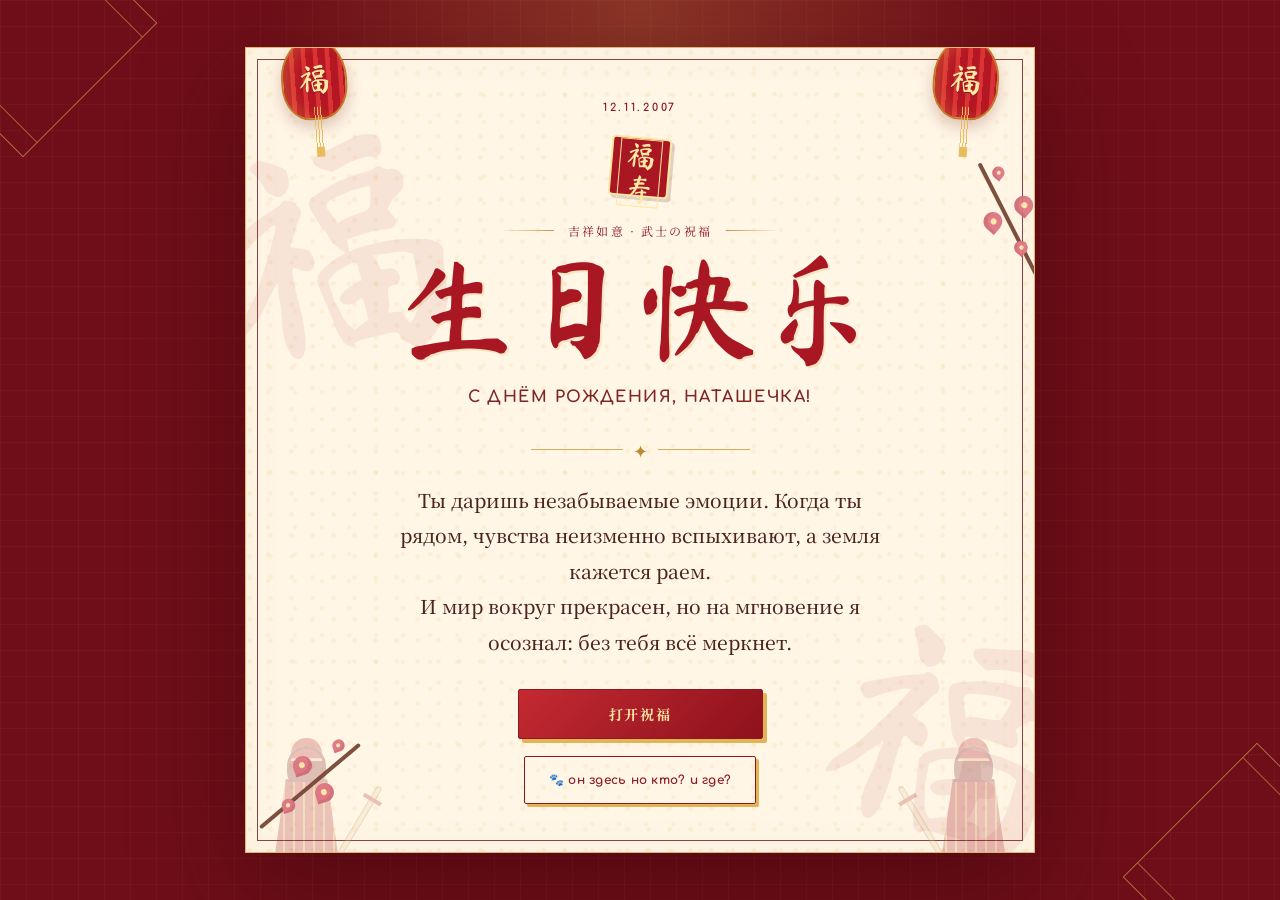
<file: index.html>
<!doctype html>
<html lang="ru">
  <head>
    <meta charset="UTF-8" />
    <meta name="viewport" content="width=device-width, initial-scale=1.0" />
    <meta name="theme-color" content="#9c1720" />
    <title>生日快乐 — </title>
    <style>
      @import url("https://fonts.googleapis.com/css2?family=Comfortaa:wght@400;500;700&family=Ma+Shan+Zheng&family=Noto+Serif+SC:wght@400;500;600;700;900&display=swap");
      :root { --red:#a81722; --deep-red:#6f0e18; --gold:#e8bc5b; --gold-light:#ffe7a4; --ivory:#fff8e7; --ink:#35181a; }
      * { box-sizing:border-box; }
      body { min-height:100vh; margin:0; overflow-x:hidden; color:var(--ink); font-family:"Noto Serif SC","Times New Roman",serif; background-color:var(--deep-red); background-image:radial-gradient(ellipse at 50% 0%,rgba(244,197,94,.22),transparent 42%),linear-gradient(90deg,rgba(255,212,119,.04) 1px,transparent 1px),linear-gradient(rgba(255,212,119,.035) 1px,transparent 1px); background-size:auto,26px 26px,26px 26px; }
      .corner { position:fixed; z-index:0; width:190px; height:190px; opacity:.48; border:1px solid var(--gold); }
      .corner::before,.corner::after { position:absolute; width:100%; height:1px; content:""; background:var(--gold); }
      .corner::before { top:19px; } .corner::after { bottom:19px; } .corner.tl { top:-72px; left:-72px; transform:rotate(45deg); } .corner.br { right:-72px; bottom:-72px; transform:rotate(45deg); }
      main { position:relative; z-index:1; display:grid; place-items:center; min-height:100vh; padding:34px 18px; }
      .card { position:relative; width:min(730px,100%); min-height:650px; overflow:hidden; padding:clamp(32px,6vw,62px) clamp(24px,8vw,84px) 40px; text-align:center; background:radial-gradient(circle at 17% 21%,rgba(230,182,82,.12) 0 2px,transparent 2.6px),radial-gradient(circle at 82% 75%,rgba(230,182,82,.1) 0 2px,transparent 2.6px),var(--ivory); background-size:21px 21px,27px 27px,auto; border:2px solid var(--gold); outline:1px solid rgba(96,10,20,.75); outline-offset:-10px; box-shadow:0 28px 64px rgba(18,0,2,.4),inset 0 0 35px rgba(187,125,27,.11); }
      .card::before,.card::after { position:absolute; color:rgba(168,23,34,.08); font-family:"Ma Shan Zheng",cursive; font-size:16rem; line-height:1; content:"福"; pointer-events:none; }
      .card::before { top:74px; left:-42px; transform:rotate(-13deg); } .card::after { right:-42px; bottom:-14px; transform:rotate(16deg); }
      .lantern { position:absolute; z-index:2; top:-10px; width:66px; height:82px; border:2px solid #c37c2b; border-radius:50% 50% 42% 42%; background:repeating-linear-gradient(90deg,#b41723 0 7px,#d93335 8px 12px); box-shadow:inset 8px 0 12px rgba(255,220,100,.18),0 7px 15px rgba(104,12,17,.22); }
      .lantern::before { position:absolute; top:-42px; left:31px; width:2px; height:40px; content:""; background:var(--gold); }
      .lantern::after { position:absolute; bottom:-39px; left:29px; width:8px; height:40px; content:""; border-bottom:10px solid var(--gold); background:repeating-linear-gradient(90deg,var(--gold) 0 1px,transparent 1px 3px); }
      .lantern.left { left:35px; transform:rotate(-4deg); animation:swing 4.6s ease-in-out infinite alternate; } .lantern.right { right:35px; transform:rotate(4deg); animation:swing 4.6s -2.3s ease-in-out infinite alternate-reverse; }
      .lantern-character { display:grid; place-items:center; height:100%; color:var(--gold-light); font-family:"Ma Shan Zheng",cursive; font-size:2.1rem; text-shadow:0 1px #8a111b; }
      .samurai { position:absolute; z-index:1; bottom:-22px; width:86px; height:142px; opacity:.23; pointer-events:none; } .samurai.left-guard { left:14px; } .samurai.right-guard { right:14px; transform:scaleX(-1); } .samurai::before { position:absolute; top:14px; left:27px; width:33px; height:37px; content:""; border:3px solid #6f0e18; border-radius:47% 47% 40% 40%; background:linear-gradient(#b11c25 0 25%,#f5d696 26% 31%,#6f0e18 32%); box-shadow:0 -12px 0 -4px #b11c25; } .samurai::after { position:absolute; bottom:0; left:12px; width:63px; height:92px; content:""; border:3px solid #6f0e18; border-bottom:0; background:repeating-linear-gradient(90deg,#a71924 0 8px,#cf8c42 8px 10px); clip-path:polygon(20% 0,80% 0,100% 100%,0 100%); } .samurai .sword { position:absolute; z-index:2; right:-9px; top:47px; width:6px; height:109px; border:1px solid #a5792e; border-radius:99px; background:#e5d4ad; transform:rotate(31deg); } .samurai .sword::before { position:absolute; top:12px; left:-8px; width:20px; height:4px; content:""; background:#a81722; }
      .seal { display:grid; place-items:center; width:70px; height:70px; margin:17px auto 22px; color:var(--gold-light); font-family:"Ma Shan Zheng",cursive; font-size:2.15rem; border:2px solid var(--gold-light); border-radius:4px; background:var(--red); transform:rotate(5deg); box-shadow:3px 3px 0 rgba(74,8,15,.16); }
      .seal span { border:1px solid var(--gold-light); padding:0 5px; line-height:1.08; }
      .date { position:relative; z-index:3; margin:0 0 15px; color:#8d1520; font-family:"Comfortaa",sans-serif; font-size:.72rem; font-weight:700; letter-spacing:.2em; }
      .symbol-line { display:flex; align-items:center; justify-content:center; gap:14px; margin:0 0 14px; color:#8d1520; font-size:.75rem; letter-spacing:.18em; }
      .symbol-line::before,.symbol-line::after { width:54px; height:1px; content:""; background:linear-gradient(90deg,transparent,#c09548); } .symbol-line::after { transform:scaleX(-1); }
      h1 { margin:0; color:var(--red); font-family:"Ma Shan Zheng","Noto Serif SC",serif; font-size:clamp(3.5rem,12vw,7.1rem); font-weight:400; line-height:.95; letter-spacing:.03em; text-shadow:2px 2px 0 rgba(211,166,62,.2); }
      .translation { margin:16px 0 0; color:#7c2626; font-family:"Comfortaa",sans-serif; font-size:clamp(.82rem,2vw,.95rem); font-weight:700; letter-spacing:.13em; text-transform:uppercase; }
      .divider { display:flex; align-items:center; justify-content:center; gap:10px; margin:26px auto 19px; color:#c08b30; font-size:1.15rem; } .divider::before,.divider::after { width:92px; height:1px; content:""; background:#d6ad5a; }
      .message { max-width:500px; margin:0 auto; color:#4b2524; font-size:clamp(1rem,2.3vw,1.16rem); font-weight:500; line-height:1.9; } .message strong { color:var(--red); font-weight:700; } .message[contenteditable="true"] { cursor:text; border-bottom:1px dashed transparent; transition:background .2s ease,border-color .2s ease; } .message[contenteditable="true"]:hover,.message[contenteditable="true"]:focus { border-color:#d09b42; outline:0; background:rgba(255,231,164,.22); } .edit-note { margin:8px 0 0; color:#a87033; font-family:"Comfortaa",sans-serif; font-size:.67rem; }
      .gift-area { margin-top:27px; } button { padding:14px 24px; border:1px solid #8f171f; border-radius:2px; cursor:pointer; color:var(--gold-light); font:700 .88rem "Noto Serif SC",serif; letter-spacing:.12em; background:linear-gradient(135deg,#c42a32,#8d111c); box-shadow:4px 4px 0 #e0b457; transition:transform .2s ease,box-shadow .2s ease; } button:hover { box-shadow:6px 6px 0 #e0b457; transform:translate(-2px,-2px); } button:active { box-shadow:2px 2px 0 #e0b457; transform:translate(2px,2px); }
      .game-button { margin-top:17px; color:#8d1821; background:transparent; box-shadow:3px 3px 0 #e0b457; }
      .cat-game { max-height:0; margin-top:0; overflow:hidden; opacity:0; transition:max-height .7s ease,opacity .5s ease,margin .5s ease; } .cat-game.open { max-height:1200px; margin-top:29px; opacity:1; }
      .game-title { margin:0 auto 8px; color:#8b1823; font-family:"Ma Shan Zheng",cursive; font-size:clamp(1.5rem,5vw,2.2rem); line-height:1.25; } .game-translation { margin:0 auto 18px; max-width:430px; color:#65332d; font-family:"Comfortaa",sans-serif; font-size:.73rem; line-height:1.55; }
      .cat-picture { display:grid; grid-template-columns:repeat(4,1fr); gap:9px; max-width:480px; margin:0 auto; padding:14px; border:1px solid #d6ad5a; background:linear-gradient(135deg,rgba(255,235,177,.6),rgba(255,249,231,.45)); }
      button.cat { position:relative; display:grid; place-items:center; min-height:83px; padding:0; overflow:hidden; border:1px solid rgba(150,60,45,.2); border-radius:4px; color:inherit; background:#f8e7cd; box-shadow:none; transition:transform .18s ease,background .18s ease; } button.cat:hover { background:#ffeecb; box-shadow:none; transform:translateY(-3px) rotate(-2deg); } button.cat:active { transform:scale(.96); }
      .cat img { display:block; width:100%; height:100%; object-fit:cover; aspect-ratio:1 / 1; border-radius:4px; filter:saturate(1.05) contrast(1.05); }
      .cat span { display:none; }
      .cat:nth-child(2) { background:#e9d8cf; } .cat:nth-child(3) { background:#f5d9bd; } .cat:nth-child(4) { background:#e5dfd4; } .cat:nth-child(5) { background:#f3d0d2; } .cat:nth-child(6) { background:#e6d8c0; } .cat:nth-child(7) { background:#d9dfd7; }
      button.special { background:#fbfbf5; }
      .cat-hint { min-height:21px; margin:14px 0 0; color:#8d1821; font-family:"Comfortaa",sans-serif; font-size:.75rem; } .final-surprise { max-height:0; overflow:hidden; opacity:0; transition:max-height .6s ease,opacity .5s ease,margin .5s ease; } .final-surprise.show { max-height:420px; margin-top:22px; opacity:1; } .final-surprise p { margin:0; color:#8b1823; font-family:"Ma Shan Zheng",cursive; font-size:clamp(1.4rem,4.5vw,2.1rem); line-height:1.2; } .final-surprise small { display:block; margin-top:7px; color:#5e342e; font-family:"Comfortaa",sans-serif; font-size:.72rem; line-height:1.5; } .tiny-link { display:inline-block; margin-top:12px; padding:7px 14px; border:1px solid #b77a22; border-radius:999px; color:#7d1b22; font:700 .7rem "Comfortaa",sans-serif; letter-spacing:.08em; text-decoration:none; background:rgba(255,245,217,.8); box-shadow:0 3px 0 rgba(155,104,24,.18); transition:transform .2s ease, box-shadow .2s ease; } .tiny-link:hover { transform:translateY(-1px); box-shadow:0 5px 0 rgba(155,104,24,.18); } .tiny-link:active { transform:translateY(1px); }
      .secret { max-height:0; margin:0 auto; overflow:hidden; opacity:0; transition:max-height .6s ease,opacity .55s ease,margin .55s ease; } .secret.show { max-height:150px; margin-top:25px; opacity:1; }
      .wish { margin:0; color:#8b1823; font-family:"Ma Shan Zheng",cursive; font-size:clamp(1.55rem,4.8vw,2.45rem); line-height:1.2; } .wish-translation { margin:9px 0 0; color:#6a3931; font-family:"Comfortaa",sans-serif; font-size:.75rem; line-height:1.5; }
      .plum { position:absolute; z-index:2; width:106px; height:106px; opacity:.92; } .plum::before { position:absolute; top:49px; left:-12px; width:130px; height:4px; content:""; border-radius:99px; background:#744232; transform:rotate(-40deg); }
      .blossom { position:absolute; width:19px; height:19px; border-radius:50% 50% 50% 0; background:#dc7381; box-shadow:inset -3px -3px rgba(125,25,36,.13); transform:rotate(-18deg); } .blossom::after { position:absolute; top:6px; left:6px; width:6px; height:6px; content:""; border-radius:50%; background:var(--gold-light); }
      .plum.left { bottom:11px; left:11px; } .plum.right { top:122px; right:-27px; transform:scaleX(-1) rotate(-23deg); } .plum .blossom:nth-child(1) { top:21px; left:36px; } .plum .blossom:nth-child(2) { top:48px; left:58px; } .plum .blossom:nth-child(3) { top:61px; left:22px; transform:scale(.72) rotate(-18deg); } .plum .blossom:nth-child(4) { top:1px; left:72px; transform:scale(.65) rotate(-18deg); }
      .confetti { position:fixed; inset:0; z-index:10; pointer-events:none; } .piece { position:fixed; top:-22px; width:9px; height:18px; border-radius:1px; animation:fall var(--duration) linear forwards; }
      @keyframes swing { to { transform:rotate(4deg); } } @keyframes fall { to { transform:translate(var(--move),110vh) rotate(640deg); } }
      @media (max-width:480px) { .card { min-height:630px; padding-top:61px; } .lantern { transform:scale(.73) !important; } .lantern.left { left:2px; } .lantern.right { right:2px; } .plum.right { right:-55px; } .samurai { display:none; } .cat-picture { gap:6px; padding:9px; } button.cat { min-height:68px; } .cat span { font-size:2.5rem; } } @media (prefers-reduced-motion:reduce) { *,*::before,*::after { animation-duration:.01ms !important; transition-duration:.01ms !important; } }
    </style>
    <link rel="stylesheet" href="site-polish.css?v=chapter-1" />
  </head>
  <body class="birthday-page">
    <i class="corner tl" aria-hidden="true"></i><i class="corner br" aria-hidden="true"></i><div class="confetti" aria-hidden="true"></div>
    <main>
      <article class="card" data-reveal aria-label="Китайская поздравительная открытка">
        <div class="lantern left" aria-hidden="true"><span class="lantern-character">福</span></div><div class="lantern right" aria-hidden="true"><span class="lantern-character">福</span></div><div class="samurai left-guard" aria-hidden="true"><i class="sword"></i></div><div class="samurai right-guard" aria-hidden="true"><i class="sword"></i></div>
        <div class="plum left" aria-hidden="true"><i class="blossom"></i><i class="blossom"></i><i class="blossom"></i><i class="blossom"></i></div><div class="plum right" aria-hidden="true"><i class="blossom"></i><i class="blossom"></i><i class="blossom"></i><i class="blossom"></i></div>
        <p class="date">12.11.2007</p><div class="seal" aria-label="Счастье и долголетие"><span>福<br>寿</span></div><p class="symbol-line">吉祥如意 · 武士の祝福</p>
        <h1>生日快乐</h1><p class="translation">С днём рождения, Наташечка!</p><div class="divider" aria-hidden="true">✦</div>
        <p class="message" id="birthday-message">Ты даришь незабываемые эмоции. Когда ты рядом, чувства неизменно вспыхивают, а земля кажется раем. <br>И мир вокруг прекрасен, но на мгновение я осознал: без тебя всё меркнет. </p>
        <div class="gift-area">
          <button type="button" id="gift-button" aria-controls="secret" aria-expanded="false">打开祝福</button>
          <div class="secret" id="secret" aria-live="polite">
            <p class="wish">愿你岁岁常欢愉</p>
            <p class="wish-translation">с каждим днем с каждую ночь я думаю так как не думал никак думаю всегда что мечта ты моя </p>
          </div>
          <button type="button" class="game-button" id="cat-button" aria-controls="cat-game" aria-expanded="false">🐾 он здесь но кто? и где?</button>
        </div>
        <section class="cat-game" id="cat-game" aria-live="polite" inert>
          <p class="game-title">Найди это так, как подсказывает тебе сердце. </p>
          <p class="game-translation">Он смотрит куда-то сюда, прямо перед тобой, и ждёт только тебя.</p>
          <div class="cat-picture" aria-label="Картина с котиками">
            <button class="cat" type="button" aria-label="Рыжий котик"><img src="cats/cat-1.jpg" alt="Рыжий котик" /></button>
            <button class="cat" type="button" aria-label="Серый котик"><img src="cats/cat-2.jpg" alt="Серый котик" /></button>
            <button class="cat" type="button" aria-label="Полосатый котик"><img src="cats/cat-3.jpg" alt="Полосатый котик" /></button>
            <button class="cat" type="button" aria-label="Чёрный котик"><img src="cats/cat-4.jpg" alt="Чёрный котик" /></button>
            <button class="cat" type="button" aria-label="Спящий котик"><img src="cats/cat-5.jpg" alt="Спящий котик" /></button>
            <button class="cat" type="button" aria-label="Игривый котик"><img src="cats/cat-6.jpg" alt="Игривый котик" /></button>
            <button class="cat" type="button" aria-label="Котик с бантиком"><img src="cats/cat-7.jpg" alt="Котик с бантиком" /></button>
            <button class="cat special" id="white-kitten" type="button" aria-label="Белый котёнок с голубыми глазами"><img class="cat-image" src="cats/cat-8.jpg" alt="Белый котёнок с голубыми глазами" /></button>
          </div>
          <p class="cat-hint" id="cat-hint">小提示：他很白很可爱，眼睛像天空一样蓝。</p>
          <div class="final-surprise" id="final-surprise" inert>
            <p>так я смотрел на тебя в первую нашу встречу   —  и так я буду смотреть на тебя пока смерть не разлучит нас </p>
            <small>Пускай все твои желания сбываются. а я буду рядом с тобй и наблюдать как все твои мечти пилают ярким огнем </small>
            <a class="tiny-link" href="cosmos.html">Я люблю тебя</a>
          </div>
        </section>
      </article>
    </main>
    <script>
      const button = document.getElementById('gift-button'); const secret = document.getElementById('secret'); const catButton = document.getElementById('cat-button'); const catGame = document.getElementById('cat-game'); const whiteKitten = document.getElementById('white-kitten'); const finalSurprise = document.getElementById('final-surprise'); const catHint = document.getElementById('cat-hint'); const message = document.getElementById('birthday-message'); const colors = ['#c62832','#e3b954','#8d1724','#f6d985','#e67e8d'];
      function makeConfetti() { if (window.matchMedia('(prefers-reduced-motion: reduce)').matches) return; for (let i = 0; i < 62; i++) { const piece = document.createElement('i'); piece.className = 'piece'; piece.style.left = `${Math.random() * 100}vw`; piece.style.background = colors[i % colors.length]; piece.style.setProperty('--duration', `${2.2 + Math.random() * 1.6}s`); piece.style.setProperty('--move', `${-130 + Math.random() * 260}px`); document.querySelector('.confetti').appendChild(piece); setTimeout(() => piece.remove(), 4200); } }
      button.addEventListener('click', () => { const opened = secret.classList.toggle('show'); button.setAttribute('aria-expanded', String(opened)); button.textContent = opened ? '愿你万事如意 · Ты моё небесное чудо' : '打开祝福 · Открыть пожелание'; if (opened) makeConfetti(); });
      catButton.addEventListener('click', () => { const opened = catGame.classList.toggle('open'); catGame.inert = !opened; catButton.setAttribute('aria-expanded', String(opened)); catButton.textContent = opened ? '↟ Картина с котиками открыта' : '🐾 Найти котёнка'; if (opened) catGame.scrollIntoView({ behavior:'smooth', block:'nearest' }); });
      document.querySelectorAll('.cat:not(.special)').forEach((cat) => cat.addEventListener('click', () => { catHint.textContent = 'Этот котик очень милый, но продолжай искать белого с голубыми глазами.'; }));
      whiteKitten.addEventListener('click', () => { finalSurprise.classList.add('show'); finalSurprise.inert = false; catHint.textContent = ''; whiteKitten.disabled = true; makeConfetti(); setTimeout(() => finalSurprise.scrollIntoView({ behavior:'smooth', block:'center' }), 80); });
      // Текст поздравления зафиксирован, чтобы страница выглядела как готовая открытка.
    </script>
    <script src="site-polish.js?v=chapter-1" defer></script>
  </body>
</html>
</file>
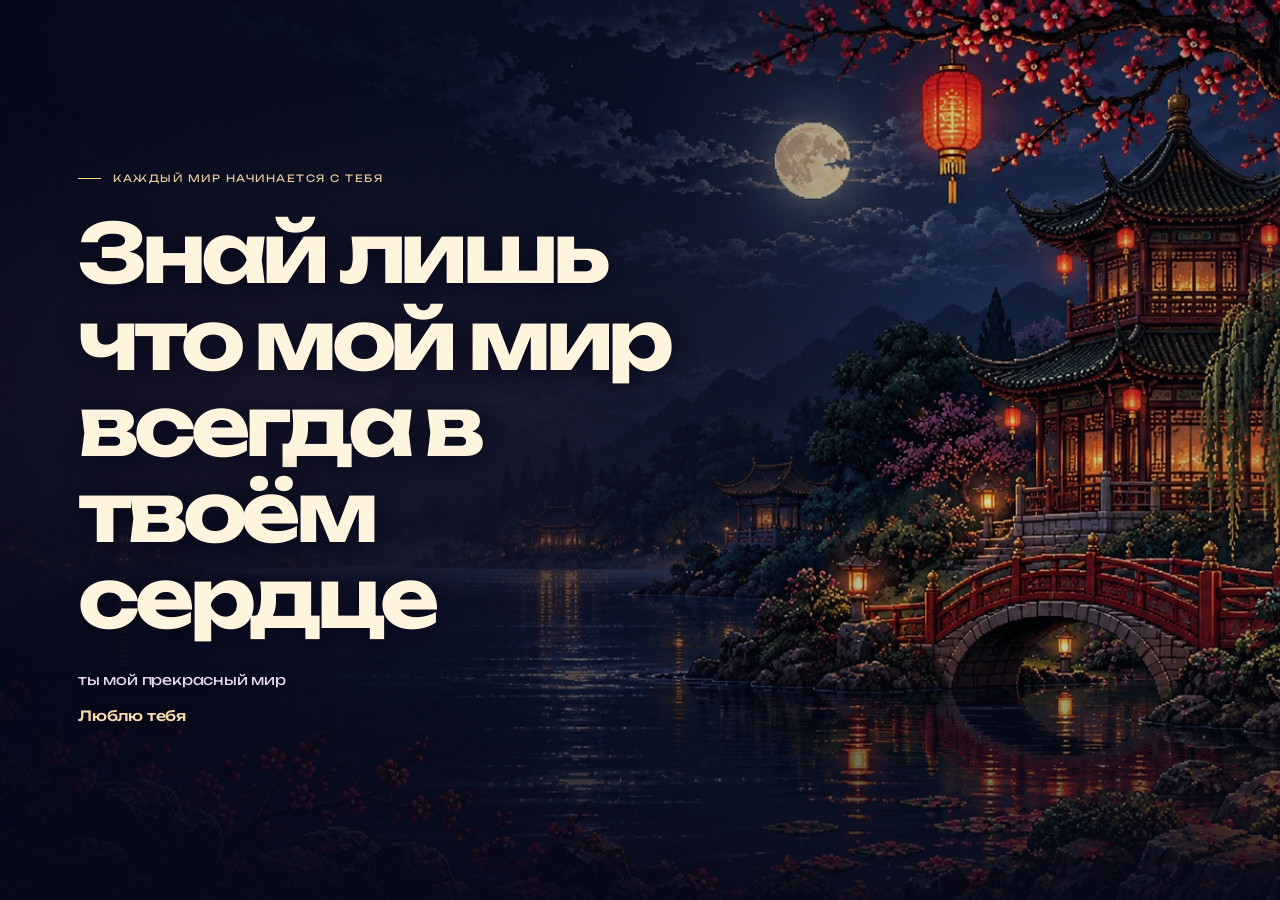
<file: cosmos.html>
<!doctype html>
<html lang="ru">
  <head>
    <meta charset="UTF-8" />
    <meta name="viewport" content="width=device-width, initial-scale=1.0" />
    <meta name="referrer" content="strict-origin-when-cross-origin" />
    <meta name="theme-color" content="#08081a" />
    <title>Для тебя — волшебный сад</title>
    <style>
      @import url("https://fonts.googleapis.com/css2?family=Press+Start+2P&family=Unbounded:wght@400;500;600;700&display=swap");
      :root { --night:#08081a; --cream:#fff5de; --gold:#ffd477; --rose:#9f3444; --wine:#471526; --pink:#e8afae; }
      * { box-sizing:border-box; }
      html,body { min-height:100%; margin:0; background:var(--night); }
      body { overflow-x:hidden; color:var(--cream); font-family:Unbounded,system-ui,sans-serif; }
      button { font:inherit; }
      .scene { position:relative; isolation:isolate; display:flex; align-items:center; min-height:100svh; padding:clamp(32px,6vw,92px); overflow:hidden; }
      .scene::before { position:absolute; z-index:-5; inset:0; content:""; background:linear-gradient(90deg,rgba(3,7,20,.84),rgba(3,7,20,.59) 36%,rgba(3,7,20,.09) 73%,rgba(3,7,20,.23)),url("chinese-garden-pixel.webp") var(--garden-anchor,50%) center / cover no-repeat; }
      .scene::after { position:absolute; z-index:-2; inset:0; content:""; pointer-events:none; background:linear-gradient(90deg,rgba(9,10,34,.46),transparent 48%),radial-gradient(ellipse at 17% 49%,rgba(55,75,139,.17),transparent 29%); }
      .pixel-grid { display:none; }
      .lantern-glow { position:absolute; z-index:-1; inset:0; pointer-events:none; opacity:.42; background:radial-gradient(circle at 76% 14%,rgba(255,147,59,.52) 0 2px,transparent 11px),radial-gradient(circle at 91% 28%,rgba(255,147,59,.45) 0 2px,transparent 12px),radial-gradient(circle at 72% 46%,rgba(255,147,59,.3) 0 2px,transparent 9px); filter:blur(.25px); animation:lantern-pulse 3.2s ease-in-out infinite alternate; }
      .water-motion { display:none; }
      .water-motion::before,.water-motion::after { display:none; }
      .content { position:relative; z-index:1; width:min(680px,100%); }
      .moon-link { position:absolute; z-index:2; display:block; border-radius:50%; cursor:zoom-in; }
      .moon-link:focus-visible { outline:3px solid #fff5de; outline-offset:4px; }
      .lantern-link { position:absolute; z-index:3; display:block; min-width:44px; min-height:44px; border-radius:38%; cursor:pointer; -webkit-tap-highlight-color:rgba(255,207,114,.25); }
      .lantern-link::before { position:absolute; inset:4% -14% 25%; content:""; border-radius:50%; opacity:0; background:radial-gradient(ellipse,rgba(255,198,105,.3),transparent 70%); box-shadow:0 0 24px rgba(255,173,79,.3); transition:opacity .25s ease; }
      .lantern-link:hover::before,.lantern-link:focus-visible::before { opacity:1; }
      .lantern-link span { position:absolute; top:100%; right:0; width:max-content; max-width:150px; padding:8px 11px; border:1px solid rgba(255,211,131,.4); border-radius:3px; color:#ffe4ad; font-size:.65rem; line-height:1.5; background:rgba(42,15,27,.94); opacity:0; transform:translateY(-4px); transition:opacity .2s ease,transform .2s ease; pointer-events:none; }
      .lantern-link:hover span,.lantern-link:focus-visible span { opacity:1; transform:translateY(0); }
      .kicker { display:flex; align-items:center; gap:12px; margin:0 0 25px; color:#ffe0a0; font-family:"Press Start 2P",monospace; font-size:clamp(.47rem,1vw,.64rem); line-height:1.7; letter-spacing:.08em; text-transform:uppercase; text-shadow:2px 2px #44254d; }
      .kicker::before { width:25px; height:6px; content:""; background:var(--gold); box-shadow:6px 0 var(--gold),14px 0 var(--gold); }
      h1 { max-width:650px; margin:0; font-size:clamp(2.55rem,7.3vw,6.2rem); font-weight:700; letter-spacing:-.08em; line-height:.98; text-wrap:balance; text-shadow:4px 4px rgba(53,19,74,.45),0 0 35px rgba(215,188,255,.25); }
      h1 span { color:var(--gold); }
      .copy { max-width:550px; margin:30px 0 0; color:#ddd2f1; font-size:clamp(.89rem,1.55vw,1.05rem); font-weight:500; letter-spacing:-.025em; line-height:1.85; text-shadow:0 2px 9px #08081a; }
      .copy strong { color:#fff6dc; }
      .open-player { display:inline-flex; align-items:center; gap:14px; margin-top:36px; padding:9px 17px 9px 9px; border:2px solid #2d152a; cursor:pointer; color:#2c1733; font-size:clamp(.7rem,1.25vw,.82rem); font-weight:800; background:var(--gold); box-shadow:5px 5px #6c2c47,0 0 0 2px var(--gold); transition:transform .16s steps(2,end),box-shadow .16s steps(2,end); }
      .open-player:hover { box-shadow:8px 8px #6c2c47,0 0 0 2px var(--gold); transform:translate(-3px,-3px); }
      .open-player:active { box-shadow:2px 2px #6c2c47,0 0 0 2px var(--gold); transform:translate(3px,3px); }
      .button-icon { display:grid; place-items:center; width:33px; height:33px; color:#fff0cd; font-family:"Press Start 2P",monospace; font-size:.72rem; background:#873247; box-shadow:inset -4px -4px #5b1d36,inset 3px 3px #d6706d; }
      .signature { margin:36px 0 0; color:rgba(255,240,218,.77); font-family:"Press Start 2P",monospace; font-size:clamp(.48rem,1vw,.63rem); line-height:1.85; }

      .player { position:fixed; z-index:10; top:50%; left:clamp(15px,4vw,62px); width:min(388px,calc(100vw - 30px)); padding:8px; opacity:0; pointer-events:none; background:#f3c66c; box-shadow:8px 8px #32152e,14px 14px rgba(0,0,0,.24); transform:translate(0,-50%); transition:opacity .16s ease; }
      .player.is-open { opacity:1; pointer-events:auto; transform:translate(0,-50%); }
      .player-shell { position:relative; overflow:hidden; padding:20px 20px 17px; border:3px solid #32152e; background:linear-gradient(135deg,#7e213a 0 47%,#57162d 48%); box-shadow:inset 4px 4px rgba(255,219,145,.22),inset -4px -4px rgba(25,5,23,.28); }
      .player-shell::before { position:absolute; inset:6px; content:""; pointer-events:none; border:1px solid rgba(255,226,164,.5); }
      .player-shell::after { position:absolute; top:-20px; right:-25px; width:122px; height:122px; content:""; opacity:.27; border:2px solid #ffd77a; transform:rotate(45deg); }
      .close-player { position:absolute; z-index:3; top:13px; right:14px; width:28px; height:28px; border:2px solid #f5ce79; cursor:pointer; color:#ffeac2; font-family:"Press Start 2P",monospace; font-size:.68rem; background:#4a1128; box-shadow:3px 3px #2e0a20; }
      .player-head { position:relative; z-index:1; margin:0 35px 15px 0; color:#ffe0a1; font-family:"Press Start 2P",monospace; font-size:.54rem; line-height:1.7; text-transform:uppercase; }
      .player-head small { display:block; margin-top:3px; color:var(--pink); font-family:Unbounded,sans-serif; font-size:.58rem; font-weight:500; letter-spacing:0; text-transform:none; }
      .deck { position:relative; z-index:1; display:grid; grid-template-columns:145px 1fr; gap:16px; align-items:center; }
      .record-stage { display:grid; place-items:center; width:145px; height:145px; border:3px solid #d48b55; background:#321127; box-shadow:inset 4px 4px #541a31,inset -4px -4px #210a1d; }
      .record { position:relative; width:111px; height:111px; border:5px solid #221224; border-radius:50%; background:repeating-radial-gradient(circle at 50% 50%,#2d263a 0 3px,#171225 4px 7px); box-shadow:0 0 0 3px #773148,0 0 0 5px #220c20; }
      .record::before { position:absolute; top:50%; left:50%; width:41px; height:41px; content:""; border:3px solid #f6c96e; border-radius:50%; background:conic-gradient(#99344b 0 25%,#59203c 0 50%,#99344b 0 75%,#59203c 0); transform:translate(-50%,-50%); }
      .record::after { position:absolute; top:50%; left:50%; width:8px; height:8px; content:""; border-radius:50%; background:#ffdfa0; box-shadow:0 0 0 3px #7b2941; transform:translate(-50%,-50%); }
      .is-playing .record { animation:spin 2.9s linear infinite; }
      .song-name { margin:0; color:#fff0c8; font-size:.79rem; font-weight:700; line-height:1.55; }
      .song-detail { margin:6px 0 0; color:var(--pink); font-size:.59rem; line-height:1.6; }
      .equalizer { display:flex; align-items:flex-end; gap:3px; height:25px; margin:13px 0 0; } .equalizer i { width:5px; height:var(--h); background:var(--gold); box-shadow:2px 0 #d87850; transform-origin:bottom; } .is-playing .equalizer i { animation:equalize .55s steps(2,end) infinite alternate; animation-delay:var(--d); }
      .player-controls { position:relative; z-index:1; display:flex; gap:9px; margin-top:18px; }
      .start,.stop { flex:1; min-height:43px; border:2px solid #2c1329; cursor:pointer; font-family:"Press Start 2P",monospace; font-size:.53rem; line-height:1.45; box-shadow:3px 3px #2d1127; }
      .start { color:#35182e; background:#f9cf76; } .stop { color:#f8d7ad; background:#4b1430; }
      .status { position:relative; z-index:1; min-height:21px; margin:12px 0 0; color:#eec3b8; font-size:.58rem; line-height:1.55; text-align:center; }
      button:focus-visible,a:focus-visible { outline:3px solid #fff; outline-offset:4px; }
      @keyframes lantern-pulse { to { opacity:.72; filter:blur(1.4px); } }
      @keyframes water-glimmer { to { background-position:850px 0; transform:translateX(-9%); } }
      @keyframes spin { to { transform:rotate(360deg); } }
      @keyframes equalize { to { transform:scaleY(.27); opacity:.55; } }
      @media (max-width:650px) { .scene { align-items:flex-start; padding-top:114px; } .scene::before { background-position:var(--garden-anchor,66%) center; } .water-motion { height:28%; } .copy { max-width:440px; } .player { top:auto; bottom:0; left:0; width:min(420px,100%); transform:translate(0,0); } .player.is-open { transform:translate(0,0); } .player-shell { padding:16px 16px 13px; } .record-stage { width:123px; height:123px; } .record { transform:scale(.85); } .is-playing .record { animation-name:spin-small; } .deck { grid-template-columns:123px 1fr; gap:12px; } .back { top:22px; } }
      @keyframes spin-small { to { transform:scale(.85) rotate(360deg); } }
      @media (prefers-reduced-motion:reduce) { *,*::before,*::after { animation:none !important; transition-duration:.01ms !important; } }
    </style>
    <link rel="stylesheet" href="music-player.css?v=youtube-1" />
    <link rel="stylesheet" href="site-navigation.css" />
    <link rel="stylesheet" href="site-polish.css?v=chapter-1" />
  </head>
  <body class="garden-page">
    <main class="scene">
      <div class="music-atmosphere" aria-hidden="true"><div class="music-halo"></div><div class="music-notes" id="music-notes"></div></div>
      <div class="pixel-grid" aria-hidden="true"></div><div class="lantern-glow" aria-hidden="true"></div><div class="water-motion" aria-hidden="true"></div>
      <a class="moon-link" id="moon-link" href="moon.html" aria-label="Открыть страницу с луной"></a>
      <a class="lantern-link" id="lantern-link" href="lantern.html" aria-label="Открыть сад желаний — нажми на фонарик"><span aria-hidden="true">Сад желаний ↗</span></a>
      <section class="content" aria-labelledby="garden-title" data-reveal>
        <p class="kicker">Каждый мир начинается с тебя</p>
        <h1 id="garden-title"> Знай лишь <br />что мой мир всегда в твоём сердце  </h1>
        <p class="copy">ты мой прекрасный мир <strong>Люблю тебя</strong></p>
        <button class="open-player" type="button" id="open-player" hidden style="display:none" aria-controls="music-player" aria-expanded="false"><span class="button-icon">♫</span>музыка</button>
      </section>
    </main>
    <aside class="player" id="music-player" aria-label="Музыкальный плеер" aria-hidden="true" inert>
      <div class="player-shell">
        <button class="close-player" type="button" id="close-player" aria-label="Закрыть плеер">×</button>
        <p class="player-head">云中乐 ·<small>музыка</small></p>
        <div class="deck"><div class="record-stage" aria-hidden="true"><div class="record"></div></div><div><p class="song-name" id="song-name">MY JEALOUSY</p><p class="song-detail">vivi baby · ovg!</p><span class="song-timestamp" id="track-clock">00:00 · начало</span><div class="equalizer" aria-hidden="true"><i style="--h:12px;--d:-.1s"></i><i style="--h:24px;--d:-.32s"></i><i style="--h:17px;--d:-.2s"></i><i style="--h:27px;--d:-.46s"></i><i style="--h:10px;--d:-.12s"></i><i style="--h:21px;--d:-.35s"></i></div></div></div>
        <p class="listening-caption">Пусть этот миг будет только нашим.</p>
        <div class="music-video"><div id="youtube-track" data-video-id="nbuCy7jS61Y">MY JEALOUSY · YouTube</div></div>
        <div class="player-controls"><button class="start" type="button" id="start-track" aria-label="Включить MY JEALOUSY">▶ играть</button><button class="stop" type="button" id="stop-track" aria-label="Остановить музыку и вернуть к началу">■ стоп</button></div>
        <p class="status" id="track-status" aria-live="polite">Нажми ▶ — заиграет MY JEALOUSY ♡</p>
        <a class="music-source-link" href="https://www.youtube.com/watch?v=nbuCy7jS61Y" target="_blank" rel="noopener noreferrer">Открыть на YouTube ↗</a>
        <div class="music-options"><button type="button" class="music-effects-toggle" id="toggle-music-effects" aria-pressed="true">✧ Атмосфера: вкл.</button></div>
      </div>
    </aside>
    <button class="quick-music-stop" type="button" id="quick-stop-track" aria-label="Остановить музыку" hidden>■ стоп</button>
    <script>
      const scene = document.querySelector('.scene');
      const moonLink = document.getElementById('moon-link');
      const lanternLink = document.getElementById('lantern-link');
      function positionSceneLinks() {
        const bounds = scene.getBoundingClientRect();
        // Match the actual garden image and its CSS background-position.
        const sourceWidth = 1672;
        const sourceHeight = 941;
        const scale = Math.max(bounds.width / sourceWidth, bounds.height / sourceHeight);
        let backgroundAnchorX = window.matchMedia('(max-width: 650px)').matches ? .66 : .5;
        const horizontalCrop = sourceWidth * scale - bounds.width;
        if (horizontalCrop > 0) {
          const lanternRight = 1160 * scale + Math.max(22, 35 * scale);
          backgroundAnchorX = Math.min(1, Math.max(backgroundAnchorX, (lanternRight - bounds.width + 16) / horizontalCrop));
        }
        scene.style.setProperty('--garden-anchor', `${backgroundAnchorX * 100}%`);
        const offsetX = (bounds.width - sourceWidth * scale) * backgroundAnchorX;
        const offsetY = (bounds.height - sourceHeight * scale) * .5;
        const moonDiameter = Math.max(46, 108 * scale);
        moonLink.style.width = `${moonDiameter}px`;
        moonLink.style.height = `${moonDiameter}px`;
        moonLink.style.left = `${offsetX + 1016 * scale - moonDiameter / 2}px`;
        moonLink.style.top = `${offsetY + 168 * scale - moonDiameter / 2}px`;
        const lanternWidth = Math.max(44, 70 * scale);
        const lanternHeight = Math.max(60, 150 * scale);
        lanternLink.style.width = `${lanternWidth}px`;
        lanternLink.style.height = `${lanternHeight}px`;
        lanternLink.style.left = `${offsetX + 1160 * scale - lanternWidth / 2}px`;
        lanternLink.style.top = `${offsetY + 138 * scale - lanternHeight / 2}px`;
      }
      window.addEventListener('resize', positionSceneLinks);
      new ResizeObserver(positionSceneLinks).observe(scene);
      positionSceneLinks();
    </script>
    <script src="music-player.js?v=youtube-2"></script>
    <script src="site-navigation.js"></script>
    <script src="site-polish.js?v=chapter-1" defer></script>
  </body>
</html>
</file>
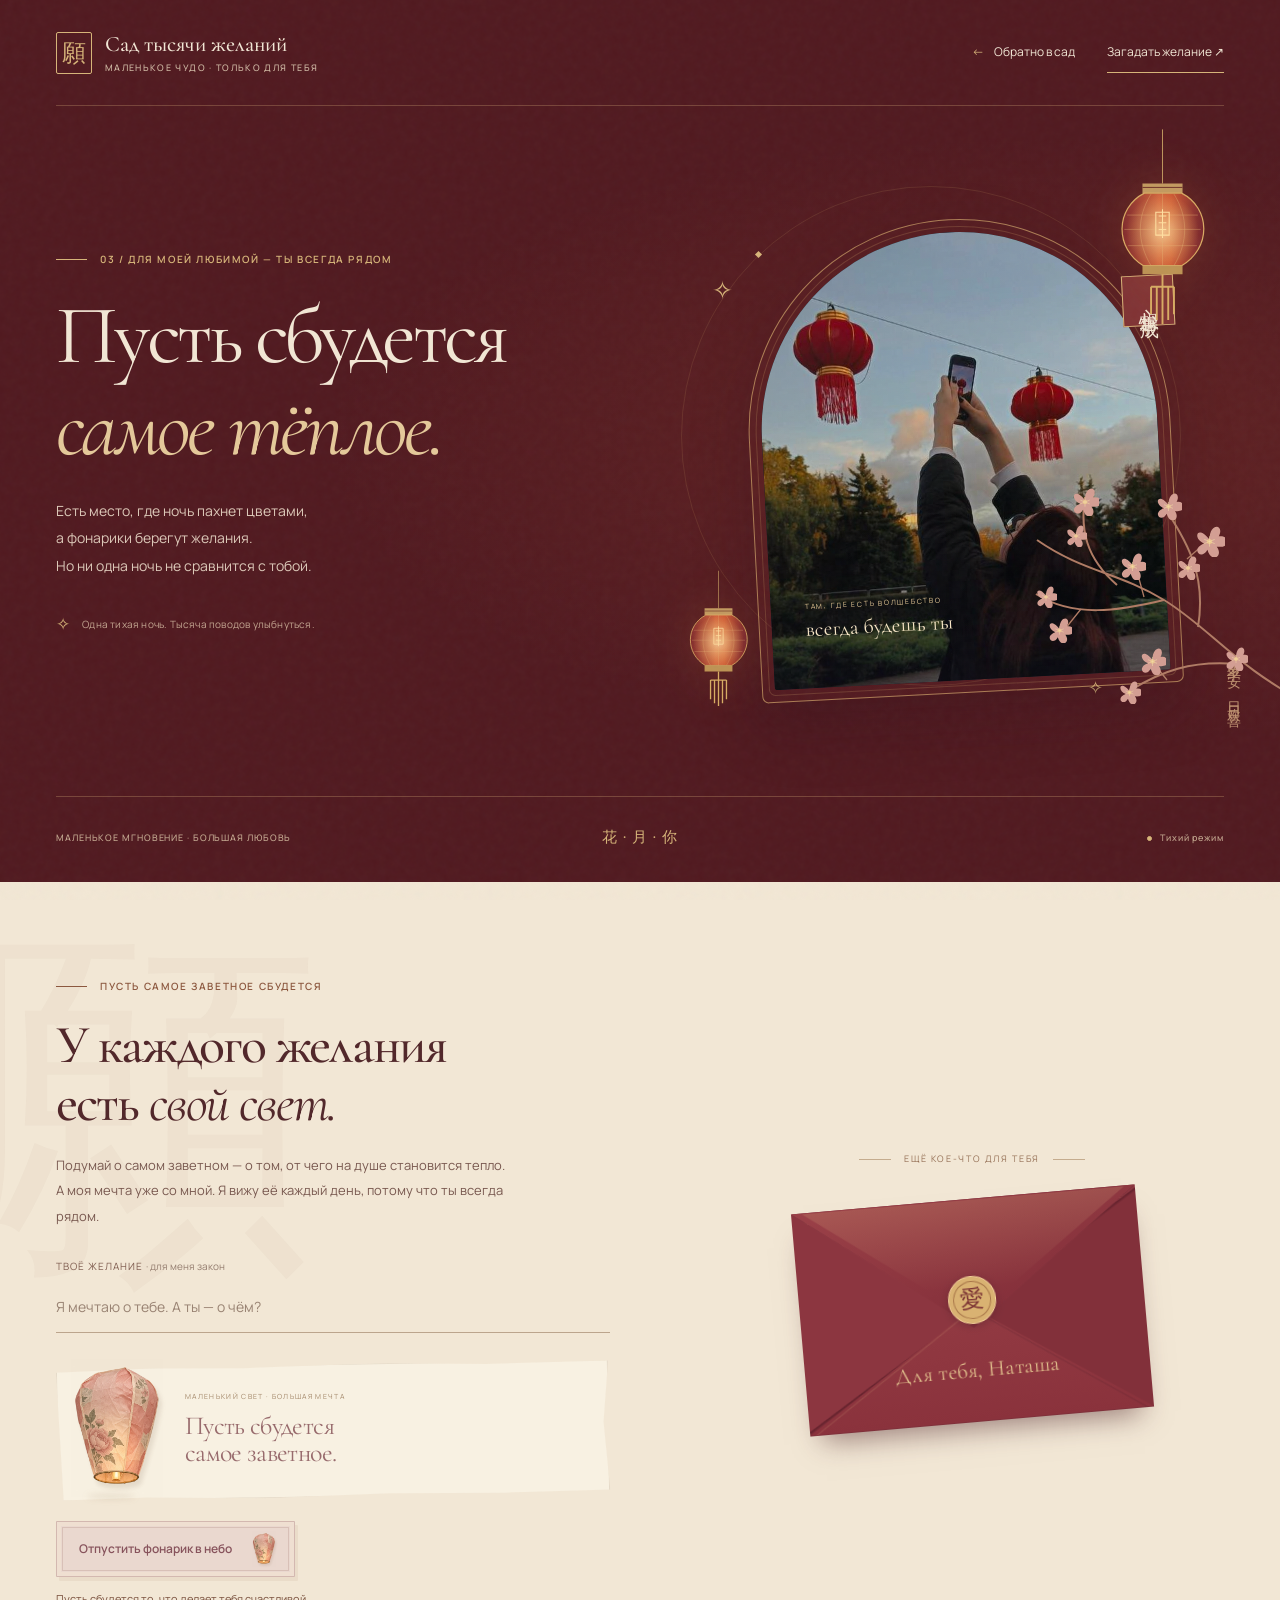
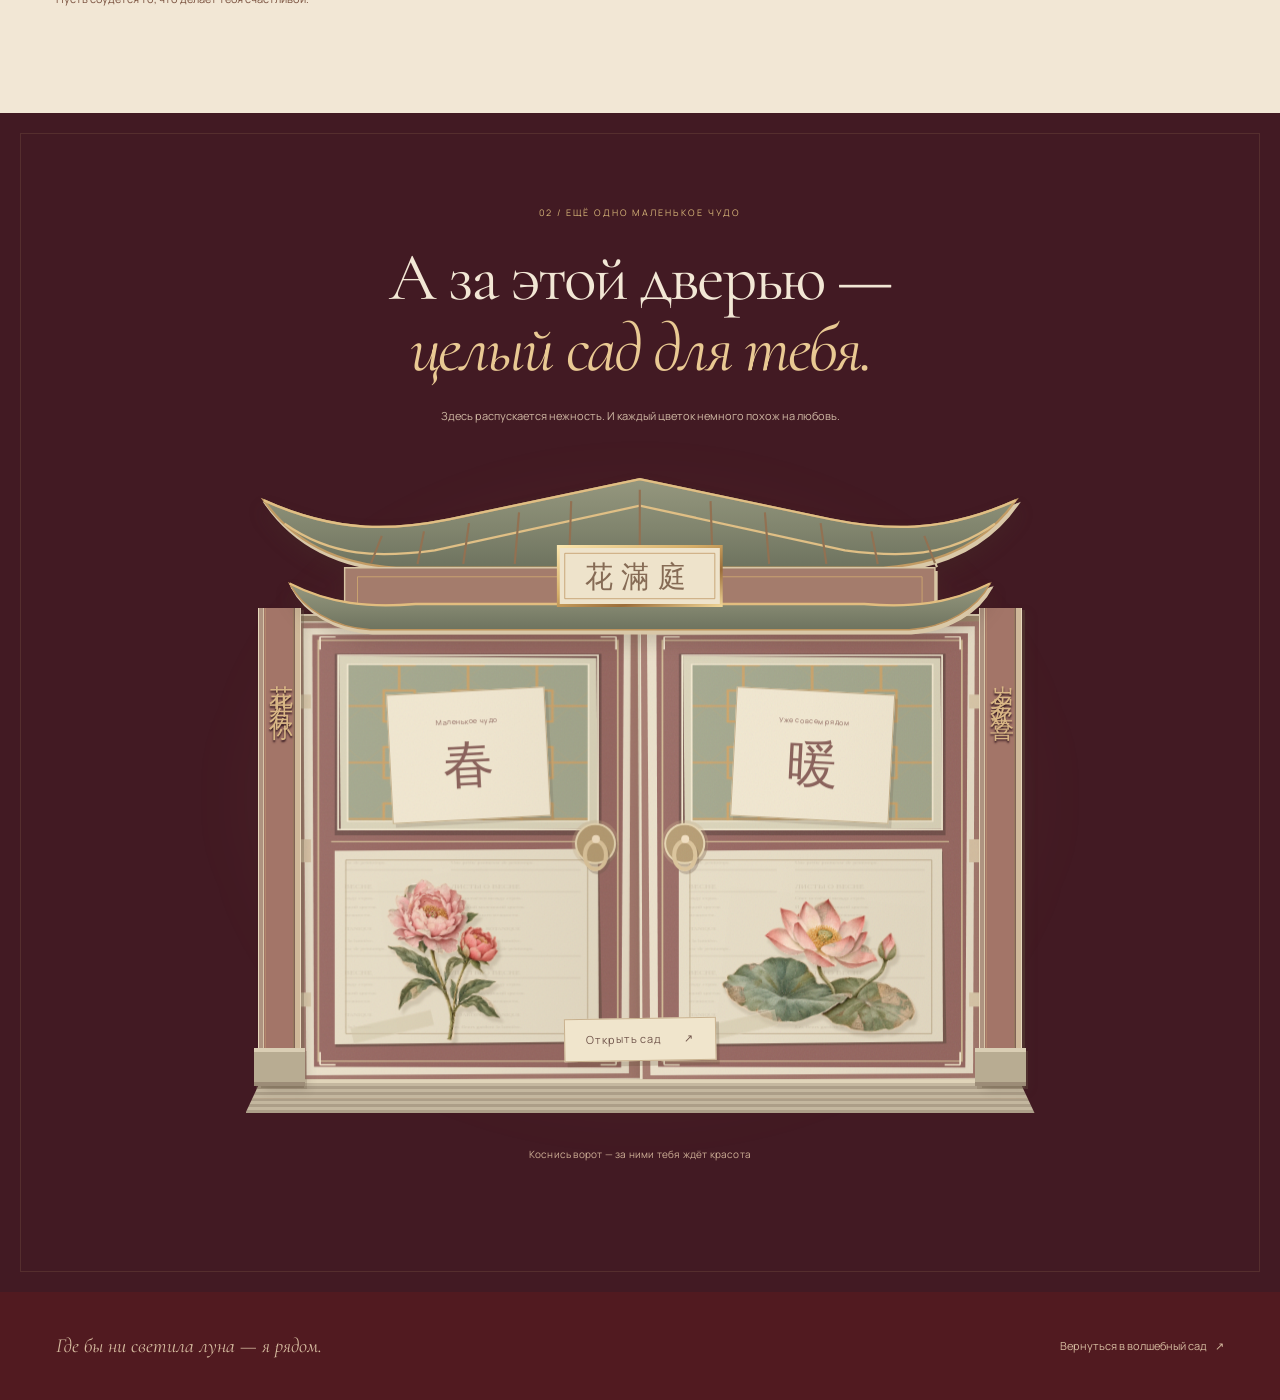
<file: lantern.html>
<!doctype html>
<html lang="ru">
<head>
  <meta charset="UTF-8">
  <meta name="viewport" content="width=device-width, initial-scale=1">
  <meta name="theme-color" content="#511a20">
  <meta name="description" content="Маленький сад света, тёплых слов и самых заветных желаний. Для Наташи.">
  <title>Сад тысячи желаний — для Наташи</title>
  <link rel="preconnect" href="https://fonts.googleapis.com">
  <link rel="preconnect" href="https://fonts.gstatic.com" crossorigin>
  <link href="https://fonts.googleapis.com/css2?family=Cormorant+Garamond:ital,wght@0,400;0,500;0,600;1,400;1,500&family=Manrope:wght@400;500;600;700&display=swap" rel="stylesheet">
  <style>
    :root { --wine:#511a20; --wine-deep:#3f131a; --wine-light:#742b31; --paper:#f2e7d5; --ink:#52282b; --gold:#d7b579; --muted:#d0b9a4; --line:rgba(221,184,126,.28); --serif:"Cormorant Garamond",Georgia,"Times New Roman",serif; --sans:Manrope,"Segoe UI",sans-serif; }
    *,*::before,*::after { box-sizing:border-box; }
    html { scroll-behavior:smooth; scroll-padding-top:32px; }
    body { margin:0; color:var(--paper); background:var(--wine); font-family:var(--sans); font-size:14px; line-height:1.7; }
    body::before { position:fixed; z-index:20; inset:0; content:""; pointer-events:none; opacity:.045; background-image:url("data:image/svg+xml,%3Csvg viewBox='0 0 150 150' xmlns='http://www.w3.org/2000/svg'%3E%3Cfilter id='noise'%3E%3CfeTurbulence type='fractalNoise' baseFrequency='.77' numOctaves='3' stitchTiles='stitch'/%3E%3C/filter%3E%3Cpath fill='%23fff' filter='url(%23noise)' opacity='.7' d='M0 0h150v150H0z'/%3E%3C/svg%3E"); }
    button,input { font:inherit; }
    button,a,input { -webkit-tap-highlight-color:transparent; }
    button,a { touch-action:manipulation; }
    button { cursor:pointer; }
    a { color:inherit; text-decoration:none; }
    button:focus-visible,a:focus-visible,input:focus-visible { outline:2px solid currentColor; outline-offset:6px; }
    button:disabled { cursor:wait; }
    [hidden] { display:none !important; }
    ::selection { background:var(--gold); color:var(--wine); }
    .svg-defs { position:absolute; width:0; height:0; overflow:hidden; }
    .skip-link { position:fixed; z-index:100; top:12px; left:12px; padding:10px 18px; transform:translateY(-160%); color:var(--wine); background:var(--paper); }
    .skip-link:focus { transform:translateY(0); }
    .page-top { position:relative; overflow:hidden; background:radial-gradient(ellipse at 82% 50%,rgba(171,74,51,.18),transparent 49%),var(--wine); }
    .wrap { width:min(1280px,calc(100% - 112px)); margin-inline:auto; }
    .header { position:relative; z-index:5; display:flex; align-items:center; justify-content:space-between; gap:28px; min-height:114px; border-bottom:1px solid var(--line); }
    .brand { display:flex; align-items:center; gap:13px; }
    .seal { display:grid; place-items:center; flex-shrink:0; width:36px; height:42px; border:1px solid var(--gold); border-radius:2px; color:var(--gold); font-family:serif; font-size:24px; line-height:1; }
    .brand-name { color:var(--paper); font-family:var(--serif); font-size:22px; font-weight:500; line-height:1.1; }
    .brand-name small { display:block; margin-top:7px; color:var(--muted); font-family:var(--sans); font-size:8px; letter-spacing:.23em; text-transform:uppercase; }
    .nav { display:flex; flex-shrink:0; align-items:center; gap:32px; font-size:11px; }
    .nav a { padding:10px 0; transition:color .2s; }
    .nav a:hover { color:var(--gold); }
    .nav-wish { border-bottom:1px solid var(--gold); }
    .back-arrow { margin-right:10px; color:var(--gold); }
    .hero { position:relative; display:grid; grid-template-columns:1.04fr 1fr; align-items:center; gap:30px; min-height:690px; padding-top:55px; padding-bottom:66px; }
    .hero-copy { position:relative; z-index:3; min-width:0; padding-bottom:12px; }
    .eyebrow { display:flex; align-items:center; gap:13px; margin:0 0 27px; color:var(--gold); font-size:9px; font-weight:600; letter-spacing:.22em; text-transform:uppercase; }
    .eyebrow::before { content:""; width:31px; height:1px; background:currentColor; }
    h1 { position:relative; margin:0 -65px 25px 0; font-family:var(--serif); font-size:clamp(56px,6.5vw,91px); font-weight:400; line-height:.99; letter-spacing:-.043em; }
    h1 em { display:block; margin-top:9px; color:#e5c99a; font-weight:400; }
    .hero-description { max-width:365px; margin:28px 0 31px; color:#ddc9b9; font-size:12px; line-height:1.95; }
    .primary-link { display:inline-flex; align-items:center; justify-content:space-between; gap:28px; min-height:54px; padding:0 23px; color:var(--wine-deep); background:var(--paper); border:1px solid var(--paper); font-size:11px; font-weight:700; transition:background .2s,transform .2s; }
    .primary-link:hover { background:#ffefd1; transform:translateY(-3px); }
    .primary-link svg { width:25px; height:20px; }
    .hero-footnote { display:flex; align-items:center; gap:12px; margin:30px 0 0; color:#c4a691; font-size:9px; letter-spacing:.02em; }
    .hero-footnote span { color:var(--gold); font-size:17px; }
    .hero-art { position:relative; align-self:stretch; display:grid; place-items:center; min-width:0; min-height:550px; padding:25px 20px 15px 45px; }
    .moon-gate { position:relative; width:100%; max-width:422px; aspect-ratio:.89; padding:12px; border:1px solid rgba(224,184,117,.62); border-radius:220px 220px 7px 7px; transform:rotate(-3deg); box-shadow:0 25px 60px #250c1640; }
    .moon-gate::before { position:absolute; inset:6px; content:""; border:1px solid rgba(224,184,117,.2); border-radius:inherit; }
    .garden-window { position:relative; overflow:hidden; width:100%; height:100%; border-radius:210px 210px 3px 3px; background:#0d1928; }
    .garden-window img { width:100%; height:100%; display:block; object-fit:cover; object-position:50% 32%; }
    .garden-window::after { position:absolute; inset:0; content:""; pointer-events:none; background:linear-gradient(0deg,rgba(18,17,35,.37),transparent 45%),linear-gradient(90deg,rgba(40,24,26,.15),transparent); }
    .gate-caption { position:absolute; bottom:40px; left:34px; z-index:2; color:#f7e6c6; font-family:var(--serif); font-size:21px; }
    .gate-caption small { display:block; color:#e6c997; font-family:var(--sans); font-size:7px; letter-spacing:.25em; text-transform:uppercase; }
    .gate-label { position:absolute; z-index:2; top:65px; right:-11px; padding:17px 11px; color:var(--paper); background:#803335; border:1px solid var(--gold); font-family:serif; font-size:19px; line-height:1.5; writing-mode:vertical-rl; letter-spacing:.2em; }
    .orbit { position:absolute; z-index:0; width:500px; height:500px; top:10px; left:8px; border:1px solid rgba(216,174,107,.13); border-radius:50%; }
    .orbit::before { position:absolute; top:65px; left:74px; width:5px; height:5px; content:""; background:var(--gold); transform:rotate(45deg); }
    .hanging-lantern { position:absolute; z-index:4; top:-49px; right:9px; width:105px; height:243px; color:var(--gold); transform-origin:50% 0; animation:sway 6s ease-in-out infinite alternate; filter:drop-shadow(0 0 20px #da87392a); }
    .hanging-lantern.small { top:auto; bottom:-12px; right:auto; left:9px; width:73px; height:169px; animation-delay:-3s; }
    .branch { position:absolute; z-index:4; right:-85px; bottom:12px; width:280px; height:240px; color:#d49e93; pointer-events:none; }
    .art-chinese { position:absolute; bottom:19px; right:-21px; color:#bf9270; font-family:serif; font-size:14px; writing-mode:vertical-rl; letter-spacing:.3em; }
    .tiny-star { position:absolute; color:var(--gold); font-family:var(--serif); font-size:25px; }
    .tiny-star.one { top:17%; left:7%; }
    .tiny-star.two { bottom:4%; right:22%; font-size:18px; }
    .hero-base { position:relative; display:flex; align-items:center; justify-content:space-between; gap:20px; padding:19px 0 22px; border-top:1px solid var(--line); color:#c5a991; font-size:8px; font-weight:500; letter-spacing:.16em; text-transform:uppercase; }
    .hero-base .center-mark { position:absolute; left:50%; color:var(--gold); font-family:serif; font-size:15px; transform:translateX(-50%); }
    .quiet-mode { display:inline-flex; align-items:center; gap:8px; padding:6px 0; border:0; color:inherit; background:none; font-size:inherit; letter-spacing:.1em; }
    .quiet-mode::before { width:5px; height:5px; content:""; border:1px solid var(--gold); border-radius:50%; background:var(--gold); }
    .quiet-mode[aria-pressed="true"]::before { background:transparent; }
    .wishes { position:relative; overflow:hidden; padding:96px 0 100px; color:var(--ink); background:var(--paper); }
    .wishes::before { position:absolute; top:40px; left:-50px; content:"願"; color:rgba(125,77,60,.038); font-family:serif; font-size:370px; line-height:1; }
    .wish-layout { position:relative; display:grid; grid-template-columns:1.1fr 1fr; gap:110px; align-items:center; }
    .wish-layout > * { min-width:0; }
    .wishes .eyebrow { color:#8c583f; margin-bottom:21px; }
    h2 { margin:0; font-family:var(--serif); font-size:clamp(39px,4.2vw,56px); font-weight:500; line-height:1.07; letter-spacing:-.035em; }
    h2 em { font-weight:400; }
    .wish-copy { max-width:396px; margin:22px 0 24px; color:#795950; font-size:12px; line-height:1.9; }
    .wish-form { margin-top:29px; }
    .wish-form label { display:block; margin-bottom:8px; color:#805e51; font-size:9px; letter-spacing:.1em; }
    .wish-form label span { color:#947d6f; letter-spacing:0; }
    .wish-input { display:block; width:100%; padding:12px 0 13px; border:0; border-bottom:1px solid #bca58d; border-radius:0; color:var(--ink); background:transparent; font-size:12px; }
    .wish-input::placeholder { color:#998373; opacity:1; }
    .wish-input:focus { border-bottom-color:var(--wine); }
    .launch-button { display:flex; align-items:center; justify-content:space-between; gap:25px; min-height:53px; margin-top:24px; padding:0 23px; border:1px solid var(--wine); color:var(--paper); background:var(--wine); font-size:11px; font-weight:600; transition:background .2s,transform .2s; }
    .launch-button:hover:not(:disabled) { background:var(--wine-light); transform:translateY(-2px); }
    .launch-button:disabled { opacity:.76; }
    .wish-status { min-height:24px; margin:12px 0 0; color:#79503d; font-size:10px; }
    .letter-section { position:relative; padding:22px 0 12px; text-align:center; }
    .letter-topline { display:flex; align-items:center; justify-content:center; gap:13px; margin:0 0 32px; color:#967157; font-size:8px; letter-spacing:.18em; text-transform:uppercase; }
    .letter-topline::before,.letter-topline::after { width:32px; height:1px; content:""; background:#c5ac8e; }
    .envelope-stage { --paper-space:340px; --paper-lift:210px; position:relative; width:min(345px,100%); margin:0 auto; padding-top:0; transition:padding-top .85s cubic-bezier(.22,.7,.26,1) .65s; }
    .envelope { position:relative; width:100%; aspect-ratio:1.55; color:#e1c08d; perspective:1100px; transform:rotate(-5deg); transition:transform .55s ease; }
    .envelope-stage:hover .envelope { transform:rotate(-2deg) translateY(-4px); }
    .envelope-back { position:absolute; z-index:0; inset:0; border:1px solid #74313a; background:linear-gradient(165deg,#682731,#4b1724); box-shadow:0 19px 27px -13px #4e252a88; transition:box-shadow .55s; }
    .envelope-back::before { position:absolute; inset:8px; content:""; border:1px solid #bd865b44; background:repeating-linear-gradient(135deg,transparent 0 8px,#d6ab7d07 8px 9px); }
    .envelope-pocket { position:absolute; z-index:3; inset:0; pointer-events:none; background:linear-gradient(148deg,#8c3640 0 49.7%,#63212c 50%,#82303a 50.7%); clip-path:polygon(0 0,50% 57%,100% 0,100% 100%,0 100%); }
    .envelope-pocket::before { position:absolute; inset:0; content:""; background:linear-gradient(0deg,#8a323c,#9a4249); clip-path:polygon(0 100%,50% 49%,100% 100%); }
    .envelope-pocket::after { position:absolute; inset:0; content:""; background:linear-gradient(146deg,transparent 49.5%,#d6a57830 49.8%,transparent 50.1%),linear-gradient(214deg,transparent 49.5%,#43182530 49.8%,transparent 50.2%); }
    .envelope-flap { position:absolute; z-index:4; top:0; left:0; width:100%; height:58%; transform-origin:50% 0; transform:rotateX(0deg); transform-style:preserve-3d; transition:transform .65s cubic-bezier(.4,0,.2,1) .65s,z-index 0s .65s; pointer-events:none; }
    .flap-face { position:absolute; inset:0; clip-path:polygon(0 0,100% 0,50% 100%); backface-visibility:hidden; -webkit-backface-visibility:hidden; background:linear-gradient(165deg,#9b4148,#7d2a36); }
    .flap-face::after { position:absolute; inset:1px 11px 10px; content:""; background:linear-gradient(180deg,#e2bb862f,transparent 75%); clip-path:polygon(0 0,100% 0,50% 100%); }
    .flap-back { transform:rotateX(180deg); clip-path:polygon(0 100%,100% 100%,50% 0); background:linear-gradient(0deg,#732c36,#a95554); }
    .flap-back::after { inset:10px 11px 1px; clip-path:polygon(0 100%,100% 100%,50% 0); }
    .envelope-button { position:absolute; z-index:6; inset:0; display:block; width:100%; height:100%; margin:0; padding:0; border:0; color:var(--wine); background:transparent; }
    .envelope-button:focus-visible { outline:2px solid #8a4e32; outline-offset:8px; }
    .envelope-outline { position:absolute; z-index:2; inset:11px; border:1px solid #d5a97266; pointer-events:none; }
    .envelope-outline::before,.envelope-outline::after { position:absolute; bottom:6px; color:#d5a972; content:"✧"; font-size:17px; }
    .envelope-outline::before { left:8px; } .envelope-outline::after { right:8px; }
    .envelope-seal { position:absolute; top:78%; left:50%; display:grid; place-items:center; width:48px; height:48px; border:1px solid #f5d39a; border-radius:50%; color:#7a3233; background:#d9b272; box-shadow:0 2px 9px #421b2455,inset 0 0 0 4px #d9b272,inset 0 0 0 5px #a77548; font-family:serif; font-size:24px; transform:translate(-50%,-50%) translateZ(1px); backface-visibility:hidden; -webkit-backface-visibility:hidden; }
    .envelope-name { position:absolute; z-index:4; bottom:32px; right:24px; left:24px; font-family:var(--serif); font-size:22px; letter-spacing:.02em; pointer-events:none; }
    .envelope-hint { margin:28px 0 0; color:#94745e; font-size:10px; }
    .paper-window { position:absolute; z-index:2; right:-12px; bottom:0; left:-12px; height:calc(100% + var(--paper-space) + 45px); overflow:hidden; pointer-events:none; }
    .letter-note { position:absolute; right:25px; bottom:14px; left:25px; margin:0; padding:40px 24px 27px; border:1px solid #d2b78f; border-radius:2px; color:#694539; background:linear-gradient(104deg,#fffcf2,#fbf2df 52%,#f5e8ce); box-shadow:0 12px 24px -12px #51242b66,0 2px 3px #694a3122; text-align:left; visibility:hidden; opacity:0; transform:translateY(calc(100% - 28px)) rotate(.8deg); transition:transform .75s cubic-bezier(.4,0,.2,1),opacity .2s .55s,visibility 0s .8s; pointer-events:none; }
    .letter-note::before { position:absolute; inset:9px; content:""; border:1px solid #c8a47770; pointer-events:none; }
    .letter-note::after { position:absolute; top:50%; right:1px; left:1px; height:3px; content:""; background:linear-gradient(#b8996930,#ffffffaa,transparent); pointer-events:none; }
    .letter-ornament { display:block; margin-bottom:10px; color:#ad6e64; font-size:18px; letter-spacing:.35em; text-align:center; }
    .letter-close { position:absolute; z-index:1; top:12px; right:12px; display:grid; place-items:center; width:32px; height:32px; padding:0; border:0; border-radius:50%; color:#9a7256; background:transparent; font-size:23px; line-height:1; }
    .letter-close:hover { color:var(--wine); background:#d5bb9133; }
    .letter-note h3 { margin:0 0 10px; color:var(--wine); font-family:var(--serif); font-size:28px; font-weight:500; }
    .letter-note p { margin:0; font-size:12px; line-height:1.9; }
    .letter-note .sign { margin-top:14px; color:#976d52; font-family:var(--serif); font-size:20px; font-style:italic; }
    .letter-section.is-open .envelope-stage { padding-top:var(--paper-space); transition-delay:0s; }
    .letter-section.is-open .envelope { transform:rotate(0deg); }
    .letter-section.is-open .envelope-back { box-shadow:0 22px 35px -18px #4e252a99; }
    .letter-section.is-open .envelope-flap { z-index:1; transform:rotateX(-178deg); transition:transform .68s cubic-bezier(.4,0,.2,1) .08s,z-index 0s .38s; }
    .letter-section.is-open .letter-note { visibility:visible; opacity:1; transform:translateY(calc(-1 * var(--paper-lift))) rotate(0deg); transition:transform .88s cubic-bezier(.22,.8,.3,1) .46s,opacity .18s .46s,visibility 0s; pointer-events:auto; }
    .motion-paused .envelope-stage,.motion-paused .envelope,.motion-paused .envelope-flap,.motion-paused .letter-note { transition:none !important; }
    @media (max-width:640px) { .envelope-stage { max-width:310px; } .letter-note { padding:38px 21px 24px; } }
    .closing { display:flex; align-items:center; justify-content:space-between; gap:30px; padding:34px 0; }
    .closing p { margin:0; color:#d6bca0; font-family:var(--serif); font-size:20px; font-style:italic; }
    .closing a { display:inline-flex; align-items:center; gap:15px; padding:8px 0; color:#d6bca0; font-size:10px; }
    .closing a:hover { color:var(--paper); }
    .floating-petals,.launch-sky { position:fixed; z-index:9; inset:0; overflow:hidden; pointer-events:none; }
    .floating-petals { z-index:4; }
    .petal { position:absolute; top:-30px; width:9px; height:14px; opacity:0; border-radius:95% 8% 90% 12%; background:#d49487; animation:petal-fall var(--duration) linear infinite; animation-delay:var(--delay); }
    .motion-paused .petal { display:none; }
    .motion-paused .hanging-lantern { animation:none; }
    .motion-paused { scroll-behavior:auto; }
    @keyframes sway { from { transform:rotate(-4deg); } to { transform:rotate(4deg); } }
    @keyframes petal-fall { 0% { opacity:0; transform:translate3d(0,-20px,0) rotate(0); } 8% { opacity:.65; } 48% { transform:translate3d(90px,48vh,0) rotate(150deg); } 85% { opacity:.6; } 100% { opacity:0; transform:translate3d(-50px,105vh,0) rotate(320deg); } }
    @keyframes note-reveal { from { opacity:0; transform:translateY(10px); } to { opacity:1; transform:translateY(0); } }
    @media (min-width:1600px) { .hero { min-height:745px; } .hero-art { padding-left:50px; } .moon-gate { max-width:445px; } }
    @media (max-width:1100px) { .wrap { width:calc(100% - 76px); } .hero { min-height:645px; gap:14px; } h1 { font-size:70px; } .hero-art { padding-left:25px; min-height:505px; } .moon-gate { max-width:370px; } .orbit { width:420px; height:420px; left:-10px; top:42px; } .hanging-lantern { right:-18px; width:90px; } .branch { right:-75px; width:240px; } .wish-layout { gap:65px; } }
    @media (max-width:850px) { .wrap { width:calc(100% - 52px); } .header { min-height:96px; } .brand-name { font-size:20px; } .nav { gap:22px; font-size:10px; } .hero { min-height:580px; padding-top:42px; padding-bottom:38px; } h1 { font-size:58px; } .hero-description { font-size:11px; max-width:290px; } .hero-art { min-height:450px; padding-left:18px; padding-right:12px; } .moon-gate { aspect-ratio:.8; } .orbit { width:345px; height:345px; top:60px; } .gate-label { top:66px; right:-6px; font-size:15px; padding:12px 8px; } .gate-caption { left:23px; bottom:30px; font-size:18px; } .hanging-lantern { top:-44px; right:-19px; width:76px; height:202px; } .hanging-lantern.small { left:-3px; bottom:-23px; width:58px; height:157px; } .branch { right:-71px; bottom:18px; width:210px; } .art-chinese { right:-15px; bottom:-5px; font-size:12px; } .wish-layout { gap:42px; } .wishes { padding:75px 0 70px; } .wish-copy { font-size:11px; } h2 { font-size:43px; } .letter-section { align-self:center; } .envelope-name { font-size:20px; bottom:22px; } .letter-topline { font-size:7px; } .envelope-seal { width:41px; height:41px; font-size:22px; } }
    @media (max-width:640px) { .wrap { width:calc(100% - 40px); } .header { min-height:88px; gap:15px; } .brand { gap:9px; } .seal { width:29px; height:35px; font-size:21px; } .brand-name { font-size:19px; } .brand-name small { font-size:6px; letter-spacing:.18em; margin-top:5px; } .nav { gap:0; } .nav-wish { display:none; } .nav a { font-size:10px; } .back-arrow { margin-right:5px; } .hero { grid-template-columns:1fr; gap:16px; padding-top:48px; padding-bottom:29px; } .hero-copy { padding-bottom:0; } .eyebrow { font-size:8px; letter-spacing:.17em; margin-bottom:22px; } h1 { margin-right:0; font-size:clamp(45px,12.5vw,72px); line-height:1; } h1 em { margin-top:3px; } .hero-description { max-width:340px; margin-top:21px; margin-bottom:23px; font-size:11px; } .primary-link { min-height:51px; padding-inline:20px; font-size:10px; gap:30px; } .hero-footnote { margin-top:18px; font-size:8px; } .hero-art { justify-self:center; width:min(440px,100%); min-height:425px; padding:27px 35px 8px; } .moon-gate { width:100%; max-width:305px; aspect-ratio:.88; } .orbit { top:39px; left:50%; width:340px; height:340px; transform:translateX(-50%); } .hanging-lantern { top:-20px; right:6px; width:74px; height:173px; } .hanging-lantern.small { bottom:-4px; left:13px; width:55px; height:142px; } .gate-label { top:70px; right:-11px; } .gate-caption { left:25px; bottom:30px; } .branch { right:-31px; bottom:2px; width:200px; height:192px; } .art-chinese { right:0; bottom:11px; font-size:11px; } .tiny-star.one { left:8px; top:17%; } .tiny-star.two { right:23%; bottom:0; } .hero-base { padding:15px 0; font-size:7px; letter-spacing:.1em; } .hero-base .center-mark { display:none; } .quiet-mode { letter-spacing:0; } .wishes { padding:57px 0 58px; } .wish-layout { grid-template-columns:1fr; gap:36px; } h2 { font-size:43px; } .wish-copy { max-width:390px; } .wish-form { margin-top:23px; } .wish-input { font-size:16px; } .launch-button { width:100%; font-size:11px; } .wish-status { margin-top:12px; font-size:10px; } .letter-section { padding-top:18px; border-top:1px solid #c6ad9280; } .letter-topline { margin-top:13px; margin-bottom:28px; font-size:8px; } .envelope-button { max-width:310px; } .envelope-name { font-size:23px; bottom:29px; } .envelope-seal { width:46px; height:46px; font-size:23px; } .envelope-hint { margin-top:25px; } .closing { flex-direction:column; gap:6px; padding:25px 0; text-align:center; } .closing p { font-size:19px; } .closing a { font-size:9px; } }
    @media (prefers-reduced-motion:reduce) { html { scroll-behavior:auto; } *,*::before,*::after { animation:none !important; transition:none !important; } .floating-petals,.launch-sky { display:none; } }
  </style>
  <link rel="stylesheet" href="garden-portal.css">
  <link rel="stylesheet" href="paper-lanterns.css">
  <link rel="preload" as="image" href="paper-lantern-ivory.webp">
    <link rel="stylesheet" href="site-polish.css?v=chapter-1" />
</head>
<body class="wishes-page">
  <a class="skip-link" href="#main">К основному содержимому</a>
  <svg class="svg-defs" aria-hidden="true" xmlns="http://www.w3.org/2000/svg">
    <defs>
      <linearGradient id="lantern-red" x1="0" x2="1"><stop stop-color="#802a2c"/><stop offset=".45" stop-color="#d2643d"/><stop offset=".6" stop-color="#cf5b34"/><stop offset="1" stop-color="#74252d"/></linearGradient>
      <radialGradient id="lantern-light"><stop stop-color="#ffecb0" stop-opacity=".7"/><stop offset="1" stop-color="#ffd278" stop-opacity="0"/></radialGradient>
      <symbol id="hanging-lantern-art" viewBox="0 0 110 250">
        <path d="M55 0v57" fill="none" stroke="#c29b60" stroke-width="1"/>
        <path d="M34 57h42v10H34z" fill="#c39a60"/><path d="M34 61h42" stroke="#6d3026"/>
        <path d="M36 67C5 83 5 125 35 143h40c31-18 31-60 0-76Z" fill="url(#lantern-red)" stroke="#d9aa63" stroke-width="1.3"/>
        <ellipse cx="55" cy="107" rx="38" ry="39" fill="url(#lantern-light)"/>
        <path d="M43 68c-15 24-15 50 0 75m24-75c15 24 15 50 0 75M55 67v76M18 90h74m-77 15h80m-76 17h72" stroke="#e6b575" stroke-opacity=".38" fill="none"/>
        <path d="M34 143h42v9H34z" fill="#bd9354"/><path d="M55 152v13m-12 0h24M43 165v29m6-29v35m6-35v39m6-39v35m6-35v29" fill="none" stroke="#d8ac63" stroke-width="2"/>
        <path d="M48 87h14v24H48zM51 91h8m-8 7h8m-8 7h8M55 84v30" fill="none" stroke="#ffe0a1" stroke-width="1.1"/>
      </symbol>
      <symbol id="blossom" viewBox="-15 -15 30 30"><path d="M0-2C-12-17-17-3-5 2c-14 5-3 17 3 6 4 14 16 6 9-3 15 2 12-12 2-10C15-17 0-19 0-2Z" fill="currentColor"/><circle r="2.5" fill="#e8c089"/><path d="M0-5v10m-5-7 10 4m-10 0 10-4" stroke="#f4dba6" stroke-width=".6"/></symbol>
    </defs>
  </svg>
  <div class="page-top">
    <header class="header wrap">
      <a class="brand" href="#" aria-label="Сад тысячи желаний — начало страницы"><span class="seal" lang="zh" aria-hidden="true">願</span><span class="brand-name">Сад тысячи желаний<small>Маленькое чудо · только для тебя</small></span></a>
      <nav class="nav" aria-label="Навигация"><a href="cosmos.html"><span class="back-arrow" aria-hidden="true">←</span>Обратно в сад</a><a class="nav-wish" href="#wish">Загадать желание <span aria-hidden="true">↗</span></a></nav>
    </header>
    <section class="hero wrap" id="main" aria-labelledby="hero-title">
      <div class="hero-copy" data-reveal>
        <p class="eyebrow">03 / Для моей любимой — ты всегда рядом</p>
        <h1 id="hero-title">Пусть сбудется<em>самое тёплое.</em></h1>
        <p class="hero-description">Есть место, где ночь пахнет цветами,<br>а фонарики берегут желания.<br>Но ни одна ночь не сравнится с тобой.</p>
        <p class="hero-footnote"><span aria-hidden="true">✧</span>Одна тихая ночь. Тысяча поводов улыбнуться.</p>
      </div>
      <div class="hero-art" data-reveal>
        <div class="orbit" aria-hidden="true"></div><span class="tiny-star one" aria-hidden="true">✧</span><span class="tiny-star two" aria-hidden="true">✧</span>
        <div class="moon-gate"><div class="garden-window"><img src="lantern-portrait.jpg" alt="Девушка фотографирует красные китайские фонарики" width="567" height="1280"><div class="gate-caption"><small>Там, где есть волшебство</small> всегда будешь ты </div></div><span class="gate-label" lang="zh" aria-label="Пусть исполнятся желания">心想事成</span></div>
        <svg class="hanging-lantern" viewBox="0 0 110 250" aria-hidden="true"><use href="#hanging-lantern-art"/></svg>
        <svg class="hanging-lantern small" viewBox="0 0 110 250" aria-hidden="true"><use href="#hanging-lantern-art"/></svg>
        <svg class="branch" viewBox="0 0 280 240" aria-hidden="true"><path d="M283 232C206 193 181 154 135 126S54 98 8 66M169 153c9-54-12-86-35-122M135 126C90 137 44 144 7 120M208 190c-46-4-77 8-106 26M88 111C57 84 51 56 56 23" fill="none" stroke="#b07b64" stroke-width="2"/><path d="m158 85 25-22m-68 60-9-33M52 135l-16 20M138 206l-16-20" fill="none" stroke="#b07b64" stroke-width="1.3"/><use href="#blossom" x="126" y="19" width="27" height="27"/><use href="#blossom" x="165" y="52" width="31" height="31"/><use href="#blossom" x="147" y="82" width="24" height="24"/><use href="#blossom" x="42" y="14" width="28" height="28"/><use href="#blossom" x="36" y="51" width="22" height="22"/><use href="#blossom" x="90" y="79" width="27" height="27"/><use href="#blossom" x="18" y="144" width="25" height="25"/><use href="#blossom" x="6" y="112" width="22" height="22"/><use href="#blossom" x="110" y="174" width="27" height="27"/><use href="#blossom" x="89" y="207" width="23" height="23"/><use href="#blossom" x="195" y="173" width="24" height="24"/></svg>
        <span class="art-chinese" lang="zh" aria-hidden="true">岁岁平安 · 日日欢喜</span>
      </div>
    </section>
    <div class="hero-base wrap"><span>Маленькое мгновение · большая любовь</span><span class="center-mark" lang="zh" aria-hidden="true">花 · 月 · 你</span><button class="quiet-mode" id="quiet-mode" type="button" aria-pressed="false">Тихий режим</button></div>
  </div>
  <section class="wishes" id="wish" aria-labelledby="wish-title">
    <div class="wish-layout wrap">
      <div>
        <p class="eyebrow">Пусть самое заветное сбудется</p>
        <h2 id="wish-title">У каждого желания<br>есть <em>свой свет.</em></h2>
        <p class="wish-copy">Подумай о самом заветном — о том, от чего на душе становится тепло. А моя мечта уже со мной. Я вижу её каждый день, потому что ты всегда рядом.</p>
        <form class="wish-form" id="wish-form">
          <label for="wish-input">ТВОЁ ЖЕЛАНИЕ <span>· для меня закон </span></label>
          <input class="wish-input" id="wish-input" name="wish" type="text" maxlength="160" autocomplete="off" placeholder="Я мечтаю о тебе. А ты — о чём?" aria-describedby="wish-status">
          <div class="paper-launch-dock" id="paper-launch-dock" aria-hidden="true">
            <img class="paper-launch-preview" id="paper-launch-preview" src="paper-lantern-rose.webp" alt="" width="1024" height="1536" decoding="async">
            <div class="paper-launch-copy"><span>Маленький свет · большая мечта</span><p class="paper-launch-caption" id="paper-launch-caption">Пусть сбудется<br>самое заветное.</p></div>
          </div>
          <button class="launch-button" type="submit" id="launch-button" aria-busy="false"><span id="launch-label">Отпустить фонарик в небо</span><img class="launch-button-art" src="paper-lantern-rose.webp" alt="" width="24" height="36" aria-hidden="true"></button>
          <p class="wish-status" id="wish-status" role="status" aria-live="polite">Пусть сбудется то, что делает тебя счастливой.</p>
        </form>
      </div>
      <div class="letter-section" id="letter-section">
        <p class="letter-topline">Ещё кое-что для тебя</p>
        <div class="envelope-stage" id="envelope-stage">
          <div class="envelope" id="envelope">
            <div class="envelope-back" aria-hidden="true"></div>
            <div class="paper-window">
              <article class="letter-note" id="letter-note" aria-hidden="true" inert>
                <button class="letter-close" id="letter-close" type="button" aria-label="Убрать открытку в конверт">×</button>
                <span class="letter-ornament" aria-hidden="true">✧ ❀ ✧</span>
                <h3>Моё маленькое чудо,</h3>
                <p>Ты моё сердце и моя душа. Я вспоминаю те дни, когда мы познакомились, и берегу каждый момент рядом с тобой. Твой смех, твою улыбку, твои глаза, в которых я теряюсь, твой носик. Ты моя единственная, моё всё, моя жизнь.</p>
                <p class="sign">Ты — мой самый тёплый свет. С днём рождения ♡</p>
              </article>
            </div>
            <div class="envelope-pocket" aria-hidden="true"></div>
            <span class="envelope-outline" aria-hidden="true"></span>
            <div class="envelope-flap" aria-hidden="true"><span class="flap-face"></span><span class="flap-face flap-back"></span><span class="envelope-seal" lang="zh">愛</span></div>
            <span class="envelope-name" aria-hidden="true">Для тебя, Наташа</span>
            <button class="envelope-button" id="envelope-button" type="button" aria-expanded="false" aria-controls="letter-note" aria-label="Открыть письмо для Наташи"></button>
          </div>
        </div>
        <p class="envelope-hint" id="envelope-hint"></p>
      </div>
    </div>
  </section>
  <section class="gp-section" id="secret-garden" aria-labelledby="gp-title">
    <svg class="gp-defs" aria-hidden="true" xmlns="http://www.w3.org/2000/svg"><defs>
      <linearGradient id="gp-gold" x2="1" y2="1"><stop stop-color="#fae5ad"/><stop offset=".4" stop-color="#d6af69"/><stop offset=".7" stop-color="#9b6d39"/><stop offset="1" stop-color="#eed394"/></linearGradient>
      <linearGradient id="gp-roof" x2="0" y2="1"><stop stop-color="#95977e"/><stop offset=".55" stop-color="#81856e"/><stop offset="1" stop-color="#6e735f"/></linearGradient>
      <pattern id="gp-lattice" width="80" height="80" patternUnits="userSpaceOnUse"><path d="M0 40h22V18h36v44H22V40h58M40 0v18m0 44v18" fill="none" stroke="#cca267" stroke-width="3"/><path d="M0 40 40 0 80 40 40 80Z" fill="none" stroke="#cca267" stroke-opacity=".3"/></pattern>
      <pattern id="gp-paper-print" width="172" height="122" patternUnits="userSpaceOnUse">
        <g fill="#786650" opacity=".2" font-family="Georgia,serif" font-size="7"><text x="8" y="12" font-size="10">ЛИСТЫ О ВЕСНЕ</text><text x="8" y="28">Свет остаётся между строк.</text><text x="8" y="40">И каждый маленький цветок</text><text x="8" y="52">хранит немного нежности.</text><text x="8" y="72">LE JARDIN · BOTANIQUE</text><text x="8" y="88">Les fleurs gardent la lumière.</text><text x="8" y="100">Une petite promesse de printemps.</text></g><path d="M8 17h151M8 108h151" stroke="#786650" stroke-opacity=".17"/>
      </pattern>
      <symbol id="gp-paper-door-front" viewBox="0 0 400 650">
        <path d="M1 2 397 0 400 647 3 650Z" fill="#a2766b"/>
        <path d="m8 10 381-3-2 633-375 3Z" fill="#eadfc9"/>
        <path d="m19 19 362-2-3 615-357-1Z" fill="#966660"/>
        <path d="M31 32h338v583H31z" fill="url(#gp-paper-print)" opacity=".7"/>
        <path d="M45 46h310v257H45z" fill="#714e49"/>
        <path d="m50 49 299 3 2 242-299 2Z" fill="#dad3b9"/>
        <path d="M60 61h280v222H60z" fill="#a2a68c"/>
        <path d="M60 61h280v222H60z" fill="url(#gp-lattice)"/>
        <path d="M49 48h302v247H49zM60 61h280v222H60z" fill="none" stroke="#f2e8cf" stroke-width="2"/>
        <path d="m48 331 304-5 4 272-310 5Z" fill="#74544a"/>
        <path d="m45 325 306-3 1 273-307 4Z" fill="#e7ddc6"/>
        <path d="M57 339h282v245H57z" fill="url(#gp-paper-print)"/>
        <path d="M58 338h281v246H58z" fill="none" stroke="#b8a383"/>
        <path d="M26 27h348v596H26zM41 312h318" fill="none" stroke="#cfb892" stroke-width="2"/>
        <path d="M28 22h18m-18 0v18m344-18h-18m18 0v18M28 628h18m-18 0v-18m344 18h-18m18 0v-18" fill="none" stroke="#f5e9cf" stroke-width="2"/>
      </symbol>
      <symbol id="gp-paper-door-back" viewBox="0 0 400 650">
        <path d="M1 0h398v650H0z" fill="#a28c70"/>
        <path d="m6 5 387 2-2 636-384 2Z" fill="#e9dfc7"/>
        <path d="m19 22 359-7 5 611-363 8Z" fill="#d0ccb2"/>
        <path d="m24 17 354 8-7 601-348-3Z" fill="#f2ead8"/>
        <path d="m43 385 191-18 11 217-196 18Z" fill="#d8ccb1"/>
        <path d="m37 379 191-18 11 217-196 18Z" fill="url(#gp-paper-print)"/>
        <path d="M35 35h330v580H35z" fill="none" stroke="#bba788" stroke-width="1.5"/>
        <path d="M47 49h306v552H47z" fill="none" stroke="#c6b692" stroke-width=".7"/>
        <path d="m39 41 26 0m-26 0v26m322-26h-26m26 0v26M39 609h26m-26 0v-26m322 26h-26m26 0v-26" fill="none" stroke="#aa8e73"/>
      </symbol>
    </defs></svg>
    <div class="gp-heading">
      <p class="gp-eyebrow">02 / Ещё одно маленькое чудо</p>
      <h2 id="gp-title">А за этой дверью —<br><em>целый сад для тебя.</em></h2>
      <p class="gp-intro">Здесь распускается нежность. И каждый цветок немного похож на любовь.</p>
    </div>
    <div class="gp-stage" id="gp-stage">
      <div class="gp-aura" aria-hidden="true"></div>
      <div class="gp-architecture" aria-hidden="true">
        <svg class="gp-roof" viewBox="0 0 1200 240" preserveAspectRatio="none">
          <path d="M74 52C180 97 259 91 333 77L600 24 867 77c74 14 153 20 259-25-42 57-104 84-185 89H259C178 136 116 109 74 52Z" fill="url(#gp-roof)" stroke="#c29b64" stroke-width="3"/>
          <path d="M74 52C180 97 259 91 333 77L600 24 867 77c74 14 153 20 259-25M103 83c66 44 132 45 210 35L600 59l287 59c78 10 144 9 210-35" fill="none" stroke="#e0bf85" stroke-width="3"/>
          <path d="m239 99-15 36m74-42-9 43m72-54-8 54m78-68-6 68m79-83-3 83m99-98v98m99-83 3 83m73-68 6 68m72-54 8 54m63-43 9 43m65-37 15 36" fill="none" stroke="#927152" stroke-width="3"/>
          <path d="M187 141h826v63H187z" fill="#a47c6c" stroke="#d8c5a4" stroke-width="2"/>
          <path d="M205 153h790v37H205z" fill="none" stroke="#d6b070"/>
          <path d="M110 162c56 27 111 32 176 27h628c65 5 120 0 176-27-18 33-61 58-113 61H223c-52-3-95-28-113-61Z" fill="url(#gp-roof)" stroke="#bd935d" stroke-width="2"/>
          <path d="M110 162c56 27 111 32 176 27h628c65 5 120 0 176-27" fill="none" stroke="#e2bd7f" stroke-width="3"/>
          <path d="M486 113h228v78H486z" fill="#eee3cb" stroke="url(#gp-gold)" stroke-width="4"/>
          <path d="M495 122h210v60H495z" fill="none" stroke="#bd935d"/>
          <text x="600" y="167" text-anchor="middle" font-family="serif" font-size="39" letter-spacing="12" fill="#866b55">花滿庭</text>
        </svg>
        <div class="gp-pillar gp-pillar-left"><span>花开有你</span></div><div class="gp-pillar gp-pillar-right"><span>岁岁欢喜</span></div>
        <div class="gp-stone-step"></div>
      </div>
      <div class="gp-doorway">
        <div class="gp-garden" id="gp-garden" role="region" aria-label="Тайный цветущий сад" aria-hidden="true" tabindex="-1" inert>
          <div class="gp-world" id="gp-world">
          <button class="gp-paper-layer gp-paper-sun" id="gp-sun" data-depth="2" data-state="closed" type="button" aria-label="Открыть солнце — за ним ещё один сад" aria-expanded="false" aria-controls="gp-inner-garden" aria-describedby="gp-note">
            <span class="gp-sun-preview" aria-hidden="true"></span>
            <span class="gp-sun-leaf gp-sun-leaf-left" aria-hidden="true"><span class="gp-sun-face gp-sun-front"></span><span class="gp-sun-face gp-sun-back"></span></span>
            <span class="gp-sun-leaf gp-sun-leaf-right" aria-hidden="true"><span class="gp-sun-face gp-sun-front"></span><span class="gp-sun-face gp-sun-back"></span></span>
            <span class="gp-sun-label" aria-hidden="true"><span class="gp-sun-label-closed">Открой солнце</span><span class="gp-sun-label-open">Войти в сад ↗</span></span>
          </button>
          <span class="gp-paper-layer gp-paper-mark" data-depth="2" lang="zh" aria-hidden="true">花 · 庭</span>
          <div class="gp-paper-layer gp-paper-hills-back" data-depth="3" aria-hidden="true">
            <svg viewBox="0 0 1000 240" preserveAspectRatio="none"><path d="M-20 237V169L14 171 54 146 101 160 168 128 216 145 259 109 290 123 341 73 380 93 420 65 461 105 507 75 552 104 601 63 644 68 689 102 749 88 791 123 831 101 876 128 923 118 978 152 1020 142V240Z" fill="#d2d4ba"/><path d="m6 176 43-19 50 15 61-29 51 13 48-34 33 14 52-48 35 18 43-27" fill="none" stroke="#eeeada" stroke-width="2" opacity=".55"/></svg>
          </div>
          <div class="gp-paper-layer gp-paper-scrap" data-depth="6" aria-hidden="true"><span><b>LE JARDIN</b>La beauté tranquille des fleurs.<br>Les feuilles de papier gardent la lumière du matin. Pivoine, lotus, glycine. Un jardin dans le cœur.<br><br>BOTANIQUE · 29<br>Les pétales, un peu de soleil, et le silence des choses qui fleurissent.<br><br>Hortus · Florilegium<br>Chaque fleur est une petite promesse de printemps.</span></div>
          <div class="gp-paper-layer gp-paper-hills-front" data-depth="5" aria-hidden="true">
            <svg viewBox="0 0 1000 270" preserveAspectRatio="none"><path d="M-20 68 27 75 59 65 102 76 143 56 193 77 242 72 278 91 321 96 360 114 411 112 452 132 506 126 549 103 593 116 641 106 684 86 728 77 769 84 805 57 856 53 888 34 928 45 971 39 1020 64V290H-20Z" fill="#a7b396"/><path d="M-20 155 53 139 101 146 153 128 200 134 248 126 311 162 347 156 418 188 461 173 509 185 557 170 618 178 682 148 733 163 784 153 832 169 890 145 942 162 1020 146V290H-20Z" fill="#c1c6a7"/></svg>
          </div>
          <div class="gp-paper-layer gp-paper-pavilion" data-depth="6" aria-hidden="true">
            <svg viewBox="0 0 220 230"><path d="m28 206 165-2 17 15H15Z" fill="#aca38a"/><path d="M46 114h130v91H46z" fill="#d4c8ae"/><path d="M64 124h92v78H64z" fill="#899282"/><path d="M74 127h72v76H74z" fill="#e2d6bc"/><path d="M43 117v90m20-83v81m95-83v83m22-88v90M44 184h133" stroke="#a57768" stroke-width="7"/><path d="M23 111c34 8 56-23 86-61 26 36 54 67 87 59-9 17-32 23-53 20H64c-20 3-35-6-41-18Z" fill="#787f71"/><path d="M15 101c38 5 58-23 94-70 33 45 58 74 94 69-14 18-37 22-55 20H65c-20 1-37-2-50-19Z" fill="#687163"/><path d="M17 100c38 7 57-24 92-69 32 42 57 74 92 69" fill="none" stroke="#a3a88c" stroke-width="3"/><path d="m102 31 7-18 8 18" fill="#8c745c"/><path d="M108 123v25" stroke="#9c765f" stroke-width="2"/><ellipse cx="109" cy="155" rx="9" ry="12" fill="#b67d64"/><path d="M109 164v11" stroke="#b67d64" stroke-width="2"/></svg>
          </div>
          <div class="gp-paper-layer gp-paper-pond" data-depth="7" aria-hidden="true">
            <svg viewBox="0 0 900 250" preserveAspectRatio="none"><path d="m-15 138 44-19 47-3 31-17 61-9 36-22 47-2 32-12 51 1 57-15 52 8 51-5 42 11 66 3 37 13 54 3 41 18 57 9 39 18 29 4V275H-15Z" fill="#b8cec3"/><path d="m23 165 51-20 49-2 55-18 69-3 56-18 71 2 70-10 53 8 55-1 38 8 62-1 54 15 56 4 42 12" fill="none" stroke="#e5e7d5" stroke-width="2"/><path d="M124 184h70m154-50h51m168 46h69m-360 36h97" stroke="#f0eddd" stroke-width="2" opacity=".65"/></svg>
          </div>
          <div class="gp-paper-layer gp-paper-path" data-depth="8" aria-hidden="true">
            <svg viewBox="0 0 400 300" preserveAspectRatio="none"><path d="m282 4 35 5-24 22-41 32-29 30-11 25 8 24 25 35 55 31 40 31 51 61H13l59-61 40-38 58-43 14-20 1-20 21-33 37-29 31-27Z" fill="#e0ceb0"/><path d="m282 12-15 20-46 34-29 35-2 27-16 24-60 43-45 43-57 62" fill="none" stroke="#f4e6c9" stroke-width="3"/></svg>
          </div>
          <div class="gp-garden-caption"><span>Бережно собрано для тебя</span><h3>Тихий сад.<em>Большая любовь.</em></h3><p>Пусть в твоём сердце<br>всегда будет место весне.</p></div>
          <button class="gp-paper-layer gp-flower gp-peony" data-depth="13" type="button" aria-label="Пион: открыть маленькое пожелание" aria-describedby="gp-note" aria-pressed="false" data-flower="peony"><img src="paper-peony.webp" alt="" width="1024" height="1536" loading="lazy" decoding="async"><span class="gp-flower-label">Пион · нежность</span></button>
          <button class="gp-paper-layer gp-flower gp-lotus" data-depth="10" type="button" aria-label="Лотос: открыть маленькое пожелание" aria-describedby="gp-note" aria-pressed="false" data-flower="lotus"><img src="paper-lotus.webp" alt="" width="1536" height="1024" loading="lazy" decoding="async"><span class="gp-flower-label">Лотос · спокойствие</span></button>
          <button class="gp-paper-layer gp-flower gp-wisteria" data-depth="11" type="button" aria-label="Глициния: открыть маленькое пожелание" aria-describedby="gp-note" aria-pressed="false" data-flower="wisteria"><img src="paper-wisteria.webp" alt="" width="1024" height="1536" loading="lazy" decoding="async"><span class="gp-flower-label">Глициния · мечты</span></button>
          <span class="gp-paper-signature" aria-hidden="true">Цвети в своём ритме</span>
          </div>
          <section id="gp-inner-garden" class="gp-inner-garden" aria-labelledby="gp-inner-title" aria-hidden="true" inert>
            <button id="gp-inner-back" class="gp-inner-back" type="button"><span aria-hidden="true">↙</span> Вернуться к солнцу</button>
            <div class="gp-inner-scene">
              <div class="gp-nested-halo" aria-hidden="true"></div>
              <div class="gp-nested-sun" aria-hidden="true"></div>
              <span class="gp-nested-mark" lang="zh" aria-hidden="true">心 · 花</span>
              <div class="gp-nested-cloud gp-nested-cloud-one" aria-hidden="true"></div>
              <div class="gp-nested-cloud gp-nested-cloud-two" aria-hidden="true"></div>
              <div class="gp-inner-copy gp-inner-caption">
                <span class="gp-inner-eyebrow">На другой стороне света</span>
                <h3 id="gp-inner-title" class="gp-inner-title" tabindex="-1">Там, где живёт<em>нежность.</em></h3>
                <p class="gp-inner-description">Ещё один маленький мир —<br>для твоих тихих счастливых дней.</p>
                <span class="gp-inner-ornament" aria-hidden="true">✧ &nbsp; ♡ &nbsp; ✧</span>
              </div>
              <div class="gp-nested-mountains gp-nested-layer" aria-hidden="true">
                <svg viewBox="0 0 1000 250" preserveAspectRatio="none"><path d="M-20 249V150l58 8 48-28 48 13 37-35 47 11 52-47 42 15 63-54 46 36 52-22 53 48 45-13 47 37 53-19 64 48 40-8 44 34 48-19 58 46 52-15v158Z" fill="#d6d4bb"/><path d="m140 142 54-34 42 9 53-45 43 15 62-54 46 36" fill="none" stroke="#f3ecda" stroke-width="3" opacity=".8"/><path d="M-15 253V196l85-18 62 14 88-27 67 15 62-18 89 29 71-10 74 26 73-10 81 15 67-18 79 16 44-8v69Z" fill="#c5cbb0"/></svg>
              </div>
              <div class="gp-nested-meadow gp-nested-layer" aria-hidden="true">
                <svg viewBox="0 0 1000 270" preserveAspectRatio="none"><path d="m-20 66 54-7 51 17 63-10 44 15 54-5 47 24 67-5 54 22 59-5 50 15 68-5 46-17 59 6 52-27 65 5 53-21 57 8 49-15 40 16v226H-20Z" fill="#a4b097"/><path d="m-20 153 74-10 81 20 49-10 71 27 90-12 66 29 89-19 64 22 76-20 83 15 69-18 63 9 85-14 60 11v116H-20Z" fill="#bcc3a6"/><path d="m507 179 60-17 63 13 57-12 67 7" fill="none" stroke="#d9dcc3" stroke-width="2"/></svg>
              </div>
              <div class="gp-nested-letter" aria-hidden="true"><span class="gp-nested-letter-top">Лист из тёплого сада</span><span class="gp-nested-letter-title">Счастье —<br>в простом.</span><span class="gp-nested-letter-copy">В утреннем свете.<br>В тихом «я рядом».<br>В твоей улыбке.</span><span class="gp-nested-letter-seal">♡</span></div>
              <div class="gp-nested-path gp-nested-layer" aria-hidden="true">
                <svg viewBox="0 0 360 300" preserveAspectRatio="none"><path d="m95 3 22 5-6 38 12 26 38 26 49 14 36 27 26 29 10 40 10 42 35 50H38l29-45 23-31 30-30 15-25-4-25-23-24-37-28-10-36 20-27Z" fill="#ddccb0"/><path d="m109 12-11 32 5 26 40 31 62 22 26 25 12 35-4 30-23 33-24 43" fill="none" stroke="#f3e5c9" stroke-width="3"/></svg>
              </div>
              <div class="gp-nested-pond gp-nested-layer" aria-hidden="true">
                <svg viewBox="0 0 1000 280" preserveAspectRatio="none"><path d="M-25 166 8 150l60-10 42-23 59-4 70-28 46-4 48-15 77 6 48-12 69 5 74-12 57 9 53-5 68 16 47-2 57 23 54 3 46 17 44 4 34 20v242H-25Z" fill="#b5cdc2"/><path d="m18 159 89-25 56 1 73-25 65 5 55-16 85 7 69-12 74 5 61-4 63 14 61-4 73 20 82 7" fill="none" stroke="#e4e8d9" stroke-width="2"/><path d="M148 194h87m215-48h86m188 58h63M307 248h74m219-20h130" fill="none" stroke="#edf0df" stroke-width="2" opacity=".75"/></svg>
              </div>
              <div class="gp-nested-pavilion gp-nested-layer" aria-hidden="true">
                <svg viewBox="0 0 230 250"><path d="m30 224 169-1 20 15H12Z" fill="#9fa48b"/><path d="M49 119h133v105H49z" fill="#d7ccb4"/><path d="M70 134h92v91H70z" fill="#899782"/><path d="M79 134h75v91H79z" fill="#f0e3c9"/><path d="M48 121v101m21-85v88m93-88v88m22-104v101M48 199h134" fill="none" stroke="#ad8474" stroke-width="7"/><path d="M17 107c36 7 66-30 99-73 35 44 61 79 99 70-13 20-33 25-60 22H66c-21 1-38-7-49-19Z" fill="#778471"/><path d="M20 105c38 4 62-30 96-72 31 42 59 76 96 71" fill="none" stroke="#aab596" stroke-width="3"/><path d="m108 33 8-19 9 19" fill="#a08c66"/><path d="M115 129v33" stroke="#b5926c" stroke-width="2"/><ellipse cx="115" cy="173" rx="10" ry="13" fill="#c99d75"/><path d="M109 173h12m-6-10v21m0 2v13" stroke="#e6c59c" stroke-width="2"/><path d="M50 217h133" stroke="#efe3c9" stroke-width="3"/></svg>
              </div>
              <div class="gp-nested-bridge gp-nested-layer" aria-hidden="true">
                <svg viewBox="0 0 380 160"><path d="M14 122Q185-36 363 120l-3 21Q187 11 19 143Z" fill="#bba78a"/><path d="M16 118Q183-40 363 118" fill="none" stroke="#eee1c5" stroke-width="5"/><path d="M29 91Q184-52 349 90" fill="none" stroke="#b58b78" stroke-width="7"/><path d="M29 90v30m36-60v38m38-65v38m42-58v36m44-46v35m46-24v36m43-15v39m38-13v37m35-24v31" stroke="#b58b78" stroke-width="6"/><path d="M27 89Q184-55 351 89" fill="none" stroke="#dbb899" stroke-width="2"/><path d="M154 63v-20m18 9V34m20 15V31m21 21V34m20 25V39" stroke="#d5c3a3" stroke-width="2" opacity=".8"/></svg>
              </div>
              <figure class="gp-memory gp-memory-flowers">
                <span class="gp-memory-window"><img src="garden-memory-flowers.jpg" alt="Портрет среди цветов и книг" width="720" height="1280" loading="lazy" decoding="async" draggable="false"></span>
                <figcaption class="gp-memory-caption">Моя любимая весна</figcaption>
              </figure>
              <figure class="gp-memory gp-memory-lamp">
                <span class="gp-memory-window"><img src="garden-memory-lamp.jpg" alt="Портрет рядом с большой зелёной лампой" width="720" height="1280" loading="lazy" decoding="async" draggable="false"></span>
                <figcaption class="gp-memory-caption">Счастье — когда ты рядом</figcaption>
              </figure>
              <figure class="gp-memory gp-memory-eyes">
                <span class="gp-memory-window"><img src="garden-memory-eyes.jpg" alt="Крупный план глаз" width="1280" height="311" loading="lazy" decoding="async" draggable="false"></span>
                <figcaption class="gp-memory-caption">В твоих глазах — мой мир</figcaption>
              </figure>
              <span class="gp-inner-dedication gp-inner-caption">Ты — чья-то самая красивая весна.</span>
              <div class="gp-nested-petals" aria-hidden="true"><i class="gp-nested-petal gp-nested-petal-one"></i><i class="gp-nested-petal gp-nested-petal-two"></i><i class="gp-nested-petal gp-nested-petal-three"></i></div>
            </div>
          </section>
        </div>
        <div class="gp-door-shadow gp-door-shadow-left" aria-hidden="true"></div><div class="gp-door-shadow gp-door-shadow-right" aria-hidden="true"></div>
        <div class="gp-leaf gp-leaf-left" aria-hidden="true">
          <div class="gp-door-face gp-door-front">
            <svg class="gp-door-art" viewBox="0 0 400 650" preserveAspectRatio="none"><use href="#gp-paper-door-front"/></svg>
            <img class="gp-door-flower gp-door-front-flower" src="paper-peony.webp" alt="" width="1024" height="1536" loading="lazy" decoding="async" draggable="false">
            <span class="gp-door-front-label"><small>Маленькое чудо</small><span lang="zh">春</span></span>
            <span class="gp-door-tape"></span><span class="gp-handle"></span><span class="gp-door-binding"></span>
          </div>
          <div class="gp-door-face gp-door-back">
            <svg class="gp-door-art" viewBox="0 0 400 650" preserveAspectRatio="none"><use href="#gp-paper-door-back"/></svg>
            <div class="gp-door-back-title"><small>Лист первый / нежность</small><strong>Пусть<br><em>цветёт.</em></strong></div>
            <img class="gp-door-flower gp-door-back-flower" src="paper-peony.webp" alt="" width="1024" height="1536" loading="lazy" decoding="async" draggable="false">
            <span class="gp-door-seal" lang="zh">春</span><span class="gp-door-dedication">Всё, что ты любишь.</span><span class="gp-door-tape"></span>
          </div>
          <i class="gp-door-edge gp-door-edge-left"></i><i class="gp-door-edge gp-door-edge-right"></i><i class="gp-door-edge gp-door-edge-top"></i><i class="gp-door-edge gp-door-edge-bottom"></i>
        </div>
        <div class="gp-leaf gp-leaf-right" aria-hidden="true">
          <div class="gp-door-face gp-door-front">
            <svg class="gp-door-art" viewBox="0 0 400 650" preserveAspectRatio="none"><use href="#gp-paper-door-front"/></svg>
            <img class="gp-door-flower gp-door-front-flower" src="paper-lotus.webp" alt="" width="1536" height="1024" loading="lazy" decoding="async" draggable="false">
            <span class="gp-door-front-label"><small>Уже совсем рядом</small><span lang="zh">暖</span></span>
            <span class="gp-door-tape"></span><span class="gp-handle"></span><span class="gp-door-binding"></span>
          </div>
          <div class="gp-door-face gp-door-back">
            <svg class="gp-door-art" viewBox="0 0 400 650" preserveAspectRatio="none"><use href="#gp-paper-door-back"/></svg>
            <div class="gp-door-back-title"><small>Лист второй / мечты</small><strong>Всё<br><em>сбудется.</em></strong></div>
            <img class="gp-door-flower gp-door-back-flower" src="paper-wisteria.webp" alt="" width="1024" height="1536" loading="lazy" decoding="async" draggable="false">
            <span class="gp-door-seal" lang="zh">花</span><span class="gp-door-dedication">В своё прекрасное время.</span><span class="gp-door-tape"></span>
          </div>
          <i class="gp-door-edge gp-door-edge-left"></i><i class="gp-door-edge gp-door-edge-right"></i><i class="gp-door-edge gp-door-edge-top"></i><i class="gp-door-edge gp-door-edge-bottom"></i>
        </div>
        <button class="gp-door-trigger" id="gp-open" type="button" aria-label="Открыть ворота в цветущий сад" aria-expanded="false" aria-controls="gp-garden"><span class="gp-trigger-label">Открыть сад <span aria-hidden="true">↗</span></span></button>
      </div>
    </div>
    <div class="gp-bottom">
      <p class="gp-hint" id="gp-hint">Коснись ворот — за ними тебя ждёт красота</p>
      <div class="gp-open-content" id="gp-open-content" hidden>
        <div class="gp-flower-choices" aria-label="Цветы и маленькие пожелания">
          <button type="button" data-flower="peony" aria-describedby="gp-note">✿ Пионы</button>
          <button type="button" data-flower="lotus" aria-describedby="gp-note">❀ Лотосы</button>
          <button type="button" data-flower="wisteria" aria-describedby="gp-note">✿ Глициния</button>
        </div>
        <p class="gp-note" id="gp-note" role="status" aria-live="polite">Нажми на цветок — он приготовил для тебя несколько тёплых слов.</p>
        <div class="gp-actions"><button class="gp-close" id="gp-close" type="button">Прикрыть ворота <span aria-hidden="true">↙</span></button></div>
      </div>
    </div>
  </section>
  <footer class="closing wrap" data-reveal><p>Где бы ни светила луна — я рядом.</p><a href="cosmos.html">Вернуться в волшебный сад <span aria-hidden="true">↗</span></a></footer>
  <div class="floating-petals" id="floating-petals" aria-hidden="true"></div><div class="launch-sky" id="launch-sky" aria-hidden="true"></div>
  <script>
    (() => {
      const root = document.documentElement;
      const quietButton = document.getElementById('quiet-mode');
      const motionPreference = window.matchMedia('(prefers-reduced-motion: reduce)');
      const petals = document.getElementById('floating-petals');
      const sky = document.getElementById('launch-sky');
      const form = document.getElementById('wish-form');
      const launchButton = document.getElementById('launch-button');
      const launchLabel = document.getElementById('launch-label');
      const status = document.getElementById('wish-status');
      const launchDock = document.getElementById('paper-launch-dock');
      const launchPreview = document.getElementById('paper-launch-preview');
      const launchCaption = document.getElementById('paper-launch-caption');
      const lanternAssets = ['paper-lantern-rose.webp', 'paper-lantern-ivory.webp'];
      const activeFlights = new Map();
      let launchCount = 0;
      let launchGlow = null;
      let glowTimer;
      let quiet = motionPreference.matches;
      let launchTimer;
      function setQuiet(value) {
        quiet = value;
        root.classList.toggle('motion-paused', quiet);
        quietButton.setAttribute('aria-pressed', String(quiet));
        quietButton.textContent = quiet ? 'Тихий режим: вкл.' : 'Тихий режим';
        if (quiet) {
          stopFlightEffects();
          finishLaunch();
        }
      }
      setQuiet(quiet);
      quietButton.addEventListener('click', () => setQuiet(!quiet));
      const preferenceChanged = event => setQuiet(event.matches);
      if (motionPreference.addEventListener) motionPreference.addEventListener('change', preferenceChanged);
      else if (motionPreference.addListener) motionPreference.addListener(preferenceChanged);
      for (let i = 0; i < 9; i += 1) {
        const petal = document.createElement('i');
        petal.className = 'petal';
        petal.style.left = `${i * 12 + 1}%`;
        petal.style.setProperty('--duration', `${16 + (i % 4) * 3}s`);
        petal.style.setProperty('--delay', `${-i * 3.7}s`);
        petals.appendChild(petal);
      }
      function finishLaunch() {
        window.clearTimeout(launchTimer);
        launchButton.disabled = false;
        launchButton.setAttribute('aria-busy', 'false');
        launchLabel.textContent = launchCount ? 'Отпустить ещё один фонарик' : 'Отпустить фонарик в небо';
        launchPreview.src = lanternAssets[launchCount % lanternAssets.length];
        launchDock.classList.toggle('is-releasing', false);
        launchCaption.textContent = launchCount ? 'Для следующей маленькой мечты.' : 'Этот маленький свет — для тебя.';
      }
      function removeFlight(lantern) {
        window.clearTimeout(activeFlights.get(lantern));
        activeFlights.delete(lantern);
        lantern.remove();
        if (!activeFlights.size) sky.classList.toggle('is-active', false);
      }
      function stopFlightEffects() {
        for (const lantern of activeFlights.keys()) removeFlight(lantern);
        window.clearTimeout(glowTimer);
        if (launchGlow) launchGlow.remove();
        launchGlow = null;
        sky.classList.toggle('is-active', false);
      }
      function addLantern({ x, y, size, endX, flight, wait, index, lead }) {
        // Two flights may overlap, but repeated launches never grow the DOM indefinitely.
        while (activeFlights.size >= 16) removeFlight(activeFlights.keys().next().value);
        const lantern = document.createElement('div');
        lantern.className = 'sky-lantern';
        lantern.setAttribute('aria-hidden', 'true');
        const endY = -size * 1.5 - 90;
        const properties = {
          '--size':`${size}px`, '--start-x':`${x}px`, '--start-y':`${y}px`,
          '--mid-x':`${x + (endX - x) * .57}px`, '--mid-y':`${y + (endY - y) * .46}px`,
          '--end-x':`${endX}px`, '--end-y':`${endY}px`, '--wait':`${wait}ms`, '--flight':`${flight}ms`,
          '--start-scale':'1', '--mid-scale':lead ? '.84' : '.71', '--end-scale':lead ? '.3' : '.22',
          '--sway-time':`${3200 + index * 270}ms`, '--sway-turn':`${index % 2 ? -5 : 5}deg`
        };
        Object.entries(properties).forEach(([name, value]) => lantern.style.setProperty(name, value));
        const sway = document.createElement('div');
        sway.className = 'paper-lantern-sway';
        const art = document.createElement('img');
        art.className = 'paper-lantern-image';
        art.src = lanternAssets[(launchCount - 1 + index) % lanternAssets.length];
        art.alt = '';
        art.width = 1024;
        art.height = 1536;
        art.draggable = false;
        sway.appendChild(art);
        if (lead) {
          const tag = document.createElement('span');
          tag.className = 'paper-lantern-tag';
          tag.textContent = 'Пусть сбудется';
          sway.appendChild(tag);
        }
        lantern.appendChild(sway);
        sky.appendChild(lantern);
        sky.classList.toggle('is-active', true);
        activeFlights.set(lantern, window.setTimeout(() => removeFlight(lantern), flight + wait + 300));
        lantern.addEventListener('animationend', event => {
          if (event.target === lantern && event.animationName === 'paper-lantern-rise') removeFlight(lantern);
        });
      }
      function releasePaperLanterns() {
        const width = window.innerWidth || 1024;
        const height = window.innerHeight || 768;
        const compact = width <= 640;
        const count = compact ? 5 : 7;
        const bounds = launchPreview.getBoundingClientRect();
        const buttonBounds = launchButton.getBoundingClientRect();
        const visible = bounds.width > 0 && bounds.bottom > 0 && bounds.top < height;
        const size = visible ? bounds.width : compact ? 82 : 92;
        const clamp = (value, low, high) => Math.max(low, Math.min(high, value));
        const x = clamp(visible ? bounds.left : buttonBounds.left, 12, Math.max(12, width - size - 12));
        const y = clamp(visible ? bounds.top : buttonBounds.top - size, 24, Math.max(24, height - size * 1.5 - 16));
        addLantern({ x, y, size, endX:clamp(x + (launchCount % 2 ? 1 : -1) * width * .12, 8, width - size - 8), flight:9600, wait:120, index:0, lead:true });
        for (let i = 1; i < count; i++) {
          const smallSize = (compact ? 44 : 58) + Math.random() * (compact ? 25 : 40);
          const lane = (i - .35) / (count - .3);
          const startX = clamp(width * lane - smallSize / 2, 8, width - smallSize - 8);
          const drift = (i % 2 ? 1 : -1) * width * (.06 + Math.random() * .07);
          addLantern({ x:startX, y:height + 18 + (i % 3) * 35, size:smallSize, endX:clamp(startX + drift, 8, width - smallSize - 8), flight:7600 + Math.random() * 2000, wait:350 + i * 270, index:i, lead:false });
        }
        window.clearTimeout(glowTimer);
        if (launchGlow) launchGlow.remove();
        launchGlow = document.createElement('div');
        launchGlow.className = 'paper-launch-glow';
        launchGlow.style.setProperty('--glow-x', `${x + size / 2}px`);
        launchGlow.style.setProperty('--glow-y', `${y + size * .95}px`);
        sky.appendChild(launchGlow);
        glowTimer = window.setTimeout(() => { if (launchGlow) launchGlow.remove(); launchGlow = null; }, 1900);
        launchDock.classList.toggle('is-releasing', true);
      }
      form.addEventListener('submit', event => {
        event.preventDefault();
        if (launchButton.disabled) return;
        launchCount += 1;
        launchButton.disabled = true;
        launchButton.setAttribute('aria-busy', 'true');
        launchLabel.textContent = 'Твоё желание летит к звёздам';
        launchCaption.textContent = 'Пусть ветер бережно подхватит мечту…';
        status.textContent = launchCount === 1
          ? 'Фонарик отпущен. Пусть твоё самое заветное обязательно сбудется ♡'
          : 'Ещё один бумажный огонёк — ещё одна мечта, которой можно сбыться ♡';
        const animate = !quiet && !motionPreference.matches && !document.hidden;
        if (animate) releasePaperLanterns();
        window.clearTimeout(launchTimer);
        launchTimer = window.setTimeout(finishLaunch, animate ? 5000 : 900);
      });
      document.addEventListener('visibilitychange', () => {
        if (document.hidden) { stopFlightEffects(); finishLaunch(); }
      });
      window.addEventListener('pagehide', () => { stopFlightEffects(); finishLaunch(); });
      const envelopeButton = document.getElementById('envelope-button');
      const letter = document.getElementById('letter-note');
      const envelope = document.getElementById('envelope');
      const envelopeStage = document.getElementById('envelope-stage');
      const letterSection = document.getElementById('letter-section');
      function measureLetter() {
        // Reserve real paper height so the unfolded card never overlaps its heading.
        envelopeStage.style.setProperty('--paper-space', `${Math.ceil(Math.max(letter.offsetHeight + 26, envelope.offsetHeight * .6 + 22))}px`);
        envelopeStage.style.setProperty('--paper-lift', `${Math.max(0, envelope.offsetHeight - 6)}px`);
      }
      function setLetterOpen(open) {
        measureLetter();
        if (!open && letter.contains(document.activeElement)) envelopeButton.focus({ preventScroll:true });
        envelopeButton.setAttribute('aria-expanded', String(open));
        envelopeButton.setAttribute('aria-label', open ? 'Убрать открытку в конверт' : 'Открыть письмо для Наташи');
        letterSection.classList.toggle('is-open', open);
        letter.setAttribute('aria-hidden', String(!open));
        letter.inert = !open;
        document.getElementById('envelope-hint').textContent = open ? 'Коснись конверта ещё раз, чтобы сохранить это тепло внутри' : 'Коснись конверта — внутри немного тепла';
      }
      envelopeButton.addEventListener('click', () => setLetterOpen(envelopeButton.getAttribute('aria-expanded') !== 'true'));
      document.getElementById('letter-close').addEventListener('click', () => setLetterOpen(false));
      letterSection.addEventListener('keydown', event => {
        if (event.key === 'Escape' && envelopeButton.getAttribute('aria-expanded') === 'true') {
          event.preventDefault();
          setLetterOpen(false);
        }
      });
      if ('ResizeObserver' in window) {
        const paperObserver = new ResizeObserver(measureLetter);
        paperObserver.observe(letter);
        paperObserver.observe(envelope);
      }
      window.addEventListener('resize', measureLetter);
      if (document.fonts) document.fonts.ready.then(measureLetter);
      measureLetter();
    })();
  </script>
  <script src="garden-portal.js" defer></script>
    <script src="site-polish.js?v=chapter-1" defer></script>
</body>
</html>
</file>
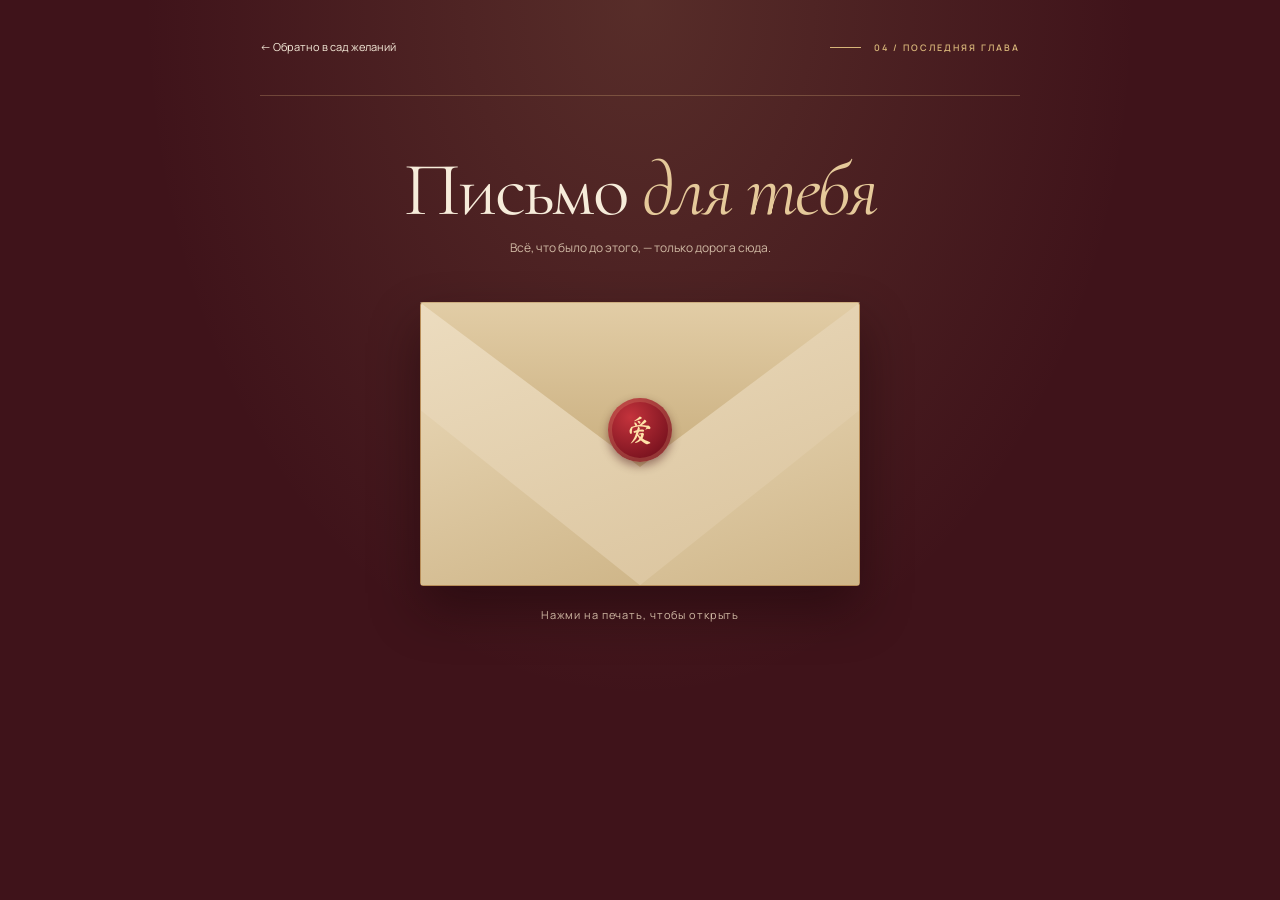
<file: letter.html>
<!doctype html>
<html lang="ru">
<head>
  <meta charset="UTF-8">
  <meta name="viewport" content="width=device-width, initial-scale=1">
  <meta name="theme-color" content="#3f131a">
  <title>Письмо для тебя — для Наташи</title>
  <link rel="preconnect" href="https://fonts.googleapis.com">
  <link rel="preconnect" href="https://fonts.gstatic.com" crossorigin>
  <link href="https://fonts.googleapis.com/css2?family=Cormorant+Garamond:ital,wght@0,400;0,500;0,600;1,400;1,500&family=Manrope:wght@400;500;600;700&family=Ma+Shan+Zheng&display=swap" rel="stylesheet">
  <style>
    :root { --wine:#511a20; --wine-deep:#3f131a; --paper:#f6ecda; --ink:#52282b; --gold:#d7b579; --muted:#d0b9a4; --line:rgba(221,184,126,.28); --serif:"Cormorant Garamond",Georgia,"Times New Roman",serif; --sans:Manrope,"Segoe UI",sans-serif; }
    *,*::before,*::after { box-sizing:border-box; }
    body { min-height:100vh; margin:0; color:var(--paper); background:radial-gradient(ellipse at 50% 0%,rgba(215,181,121,.16),transparent 55%),var(--wine-deep); font-family:var(--sans); font-size:14px; line-height:1.7; overflow-x:hidden; }
    a { color:inherit; text-decoration:none; }
    button { font:inherit; cursor:pointer; }
    button:focus-visible,a:focus-visible { outline:2px solid var(--gold); outline-offset:6px; }
    .wrap { width:min(760px,calc(100% - 32px)); margin-inline:auto; }
    .header { display:flex; align-items:center; justify-content:space-between; gap:20px; min-height:96px; border-bottom:1px solid var(--line); font-size:11px; }
    .header a { padding:10px 0; transition:color .2s; }
    .header a:hover { color:var(--gold); }
    .eyebrow { display:flex; align-items:center; gap:13px; margin:0; color:var(--gold); font-size:9px; font-weight:600; letter-spacing:.22em; text-transform:uppercase; }
    .eyebrow::before { content:""; width:31px; height:1px; background:currentColor; }
    main { padding:56px 0 80px; text-align:center; }
    h1 { margin:0 0 10px; font-family:var(--serif); font-size:clamp(44px,8vw,76px); font-weight:400; line-height:1; letter-spacing:-.03em; }
    h1 em { color:#e5c99a; }
    .lead { margin:0 auto 44px; max-width:420px; color:var(--muted); font-size:12px; }

    .envelope { position:relative; display:block; width:min(440px,100%); aspect-ratio:1.55; margin:0 auto; padding:0; border:0; background:none; perspective:900px; }
    .envelope-body { position:absolute; inset:0; border:1px solid #b88d58; border-radius:3px; background:linear-gradient(160deg,#ecdcbf,#d9c29b); box-shadow:0 24px 50px rgba(20,3,7,.45); }
    .envelope-body::before,.envelope-body::after { position:absolute; bottom:0; width:50%; height:62%; content:""; background:linear-gradient(160deg,#e4d1ae,#cfb689); }
    .envelope-body::before { left:0; clip-path:polygon(0 0,100% 100%,0 100%); }
    .envelope-body::after { right:0; clip-path:polygon(100% 0,100% 100%,0 100%); }
    .flap { position:absolute; z-index:2; top:0; left:0; width:100%; height:58%; background:linear-gradient(180deg,#e2cda6,#c9ae7e); clip-path:polygon(0 0,100% 0,50% 100%); transform-origin:50% 0; transition:transform .8s cubic-bezier(.5,0,.2,1); }
    .wax { position:absolute; z-index:3; top:45%; left:50%; display:grid; place-items:center; width:64px; height:64px; border-radius:50%; color:#ffe2a8; font-family:"Ma Shan Zheng",serif; font-size:30px; background:radial-gradient(circle at 35% 30%,#c4333c,#7d1420 70%); box-shadow:0 4px 10px rgba(60,5,12,.45),inset 0 0 0 4px rgba(255,210,150,.18); transform:translate(-50%,-50%); transition:opacity .4s ease,transform .4s ease; }
    .envelope-hint { position:absolute; z-index:3; bottom:-38px; left:0; right:0; color:var(--muted); font-size:11px; letter-spacing:.08em; }
    .envelope:hover .wax { transform:translate(-50%,-50%) scale(1.06); }
    .is-open .flap { transform:rotateX(180deg); }
    .is-open .wax,.is-open .envelope-hint { opacity:0; pointer-events:none; }

    .letter { max-height:0; overflow:hidden; opacity:0; transition:max-height 1.2s ease,opacity .8s ease .3s,margin .8s ease; }
    .is-open .letter { max-height:1600px; margin-top:-90px; opacity:1; }
    .paper { position:relative; z-index:4; padding:clamp(34px,7vw,64px) clamp(24px,7vw,64px) 48px; color:var(--ink); text-align:left; border:1px solid #d7b579; background:radial-gradient(circle at 18% 22%,rgba(215,181,121,.12) 0 2px,transparent 2.6px),var(--paper); background-size:22px 22px,auto; box-shadow:0 30px 60px rgba(20,3,7,.45); outline:1px solid rgba(110,30,36,.35); outline-offset:-10px; }
    .paper::after { position:absolute; right:22px; bottom:6px; color:rgba(168,23,34,.08); font-family:"Ma Shan Zheng",serif; font-size:9rem; line-height:1; content:"爱"; pointer-events:none; }
    .greeting { margin:0 0 22px; font-family:var(--serif); font-size:clamp(28px,5vw,38px); font-style:italic; color:#7d1b22; }
    .paper p { position:relative; z-index:1; margin:0 0 16px; font-family:var(--serif); font-size:clamp(18px,2.6vw,21px); line-height:1.65; }
    .paper .sign { margin:30px 0 0; text-align:right; font-style:italic; color:#7d1b22; }
    .paper .sign small { display:block; margin-top:2px; color:#9a705a; font-family:var(--sans); font-size:11px; font-style:normal; letter-spacing:.08em; }

    .ending { margin-top:46px; display:flex; flex-wrap:wrap; justify-content:center; gap:14px; }
    .ending a { display:inline-flex; align-items:center; min-height:50px; padding:0 22px; border:1px solid var(--gold); font-size:11px; font-weight:700; letter-spacing:.06em; transition:background .2s,color .2s; }
    .ending a.primary { color:var(--wine-deep); background:var(--paper); border-color:var(--paper); }
    .ending a:hover { color:var(--wine-deep); background:#ffefd1; }

    .petal { position:fixed; top:-20px; z-index:10; width:12px; height:12px; border-radius:60% 0 60% 0; pointer-events:none; background:#e8a3ad; opacity:.85; animation:petal-fall var(--t) linear forwards; }
    @keyframes petal-fall { to { transform:translate(var(--x),105vh) rotate(540deg); opacity:.2; } }
    @media (max-width:520px) { .header { min-height:76px; } main { padding-top:40px; } .is-open .letter { margin-top:-60px; } }
    @media (prefers-reduced-motion:reduce) { *,*::before,*::after { animation-duration:.01ms !important; transition-duration:.01ms !important; } }
  </style>
  <link rel="stylesheet" href="site-polish.css?v=chapter-1" />
</head>
<body>
  <header class="header wrap">
    <a href="lantern.html">← Обратно в сад желаний</a>
    <p class="eyebrow">04 / Последняя глава</p>
  </header>
  <main class="wrap" id="scene">
    <div data-reveal>
      <h1>Письмо <em>для тебя</em></h1>
      <p class="lead">Всё, что было до этого, — только дорога сюда.</p>
    </div>

    <button class="envelope" type="button" id="envelope" aria-controls="letter" aria-expanded="false">
      <span class="envelope-body" aria-hidden="true"></span>
      <span class="flap" aria-hidden="true"></span>
      <span class="wax" aria-hidden="true">爱</span>
      <span class="envelope-hint">Нажми на печать, чтобы открыть</span>
    </button>

    <section class="letter" id="letter" aria-live="polite" inert>
      <article class="paper">
        <!-- Текст письма можно менять: каждый абзац — отдельный <p>. -->
        <p class="greeting">Моя Наташечка,</p>
        <p>с днём рождения. Я сделал для тебя этот маленький мир — с фонариками, луной, садом и белым котёнком — потому что обычной открытки было бы мало для того, что я к тебе чувствую.</p>
        <p>Ты — моё чудо. Рядом с тобой даже самая обычная ночь становится светлой, а самые простые дни — моими любимыми.</p>
        <p>Я хочу встретить с тобой этот Новый год и каждый следующий. Хочу, чтобы мы жили вместе, смеялись, заботились друг о друге и радовались жизни. Что бы ни случилось — я на твоей стороне и всегда буду рядом.</p>
        <p>Пусть в этом году сбудется всё, что ты загадала, и ещё немного сверху.</p>
        <p class="sign">Люблю тебя бесконечно.<small>12 ноября · твой навсегда</small></p>
      </article>
      <nav class="ending" aria-label="Куда дальше">
        <a class="primary" href="cosmos.html">Вернуться в волшебный сад</a>
        <a href="index.html">Открыть открытку снова</a>
      </nav>
    </section>
  </main>
  <script>
    (() => {
      const envelope = document.getElementById('envelope');
      const letter = document.getElementById('letter');
      const scene = document.getElementById('scene');
      const reduced = window.matchMedia('(prefers-reduced-motion: reduce)');
      function petals() {
        if (reduced.matches) return;
        for (let i = 0; i < 36; i++) {
          const petal = document.createElement('i');
          petal.className = 'petal';
          petal.style.left = `${Math.random() * 100}vw`;
          petal.style.animationDelay = `${Math.random() * 1.6}s`;
          petal.style.setProperty('--t', `${4 + Math.random() * 3}s`);
          petal.style.setProperty('--x', `${-120 + Math.random() * 240}px`);
          if (i % 3 === 0) petal.style.background = '#f3d29a';
          document.body.appendChild(petal);
          setTimeout(() => petal.remove(), 9000);
        }
      }
      envelope.addEventListener('click', () => {
        if (scene.classList.contains('is-open')) return;
        scene.classList.add('is-open');
        envelope.setAttribute('aria-expanded', 'true');
        envelope.tabIndex = -1;
        letter.inert = false;
        petals();
        setTimeout(() => letter.scrollIntoView({ behavior: reduced.matches ? 'auto' : 'smooth', block: 'start' }), 700);
      });
    })();
  </script>
  <script src="site-polish.js?v=chapter-1" defer></script>
</body>
</html>
</file>
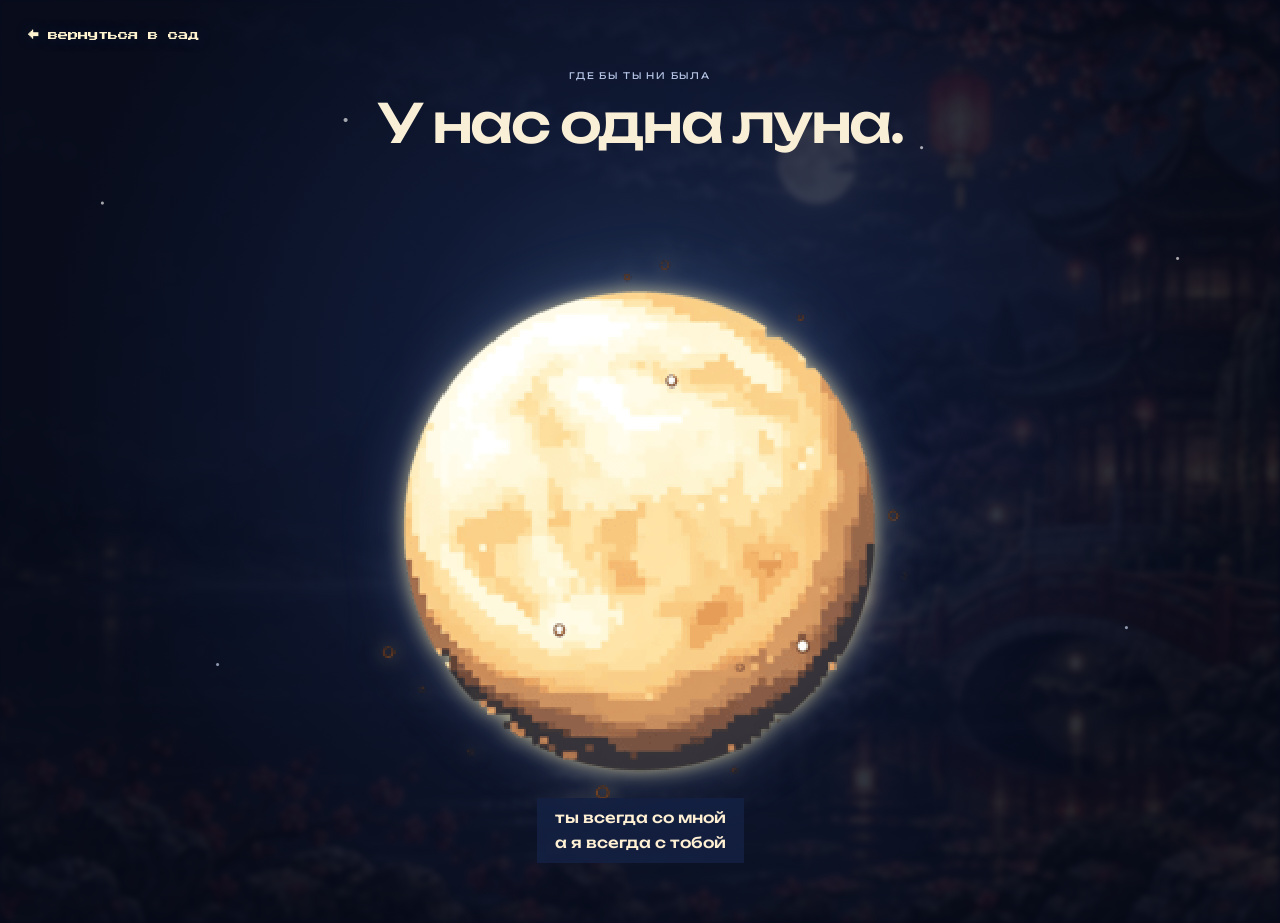
<file: moon.html>
<!doctype html>
<html lang="ru">
  <head>
    <meta charset="UTF-8" />
    <meta name="viewport" content="width=device-width, initial-scale=1.0" />
    <meta name="theme-color" content="#070b1b" />
    <title>Наша луна</title>
    <style>
      @import url("https://fonts.googleapis.com/css2?family=Press+Start+2P&family=Unbounded:wght@400;600;700&display=swap");
      :root { --night:#1b1407; --moon:#fffeee; --mist:#eeeab7; --gold:#ffd77a; }
      * { box-sizing:border-box; }
      html,body { min-height:100%; margin:0; }
      body { overflow:hidden; color:#f8f4eb; font-family:Unbounded,system-ui,sans-serif; background:#070b1b; }
      .night { position:relative; isolation:isolate; display:grid; min-height:100svh; place-items:center; padding:28px; overflow:hidden; background:radial-gradient(circle at 50% 42%,#24385f 0, #101a38 29%, #070b1b 72%); }
      .night::before,.night::after { position:absolute; z-index:-2; inset:0; content:""; pointer-events:none; }
      .night::before { opacity:.75; background-image:radial-gradient(circle at 8% 22%,#fff 0 1px,transparent 2px),radial-gradient(circle at 17% 72%,#d4e2ff 0 1px,transparent 2px),radial-gradient(circle at 27% 13%,#fff 0 1.5px,transparent 2.5px),radial-gradient(circle at 72% 16%,#fff 0 1px,transparent 2px),radial-gradient(circle at 88% 68%,#d4e2ff 0 1px,transparent 2px),radial-gradient(circle at 92% 28%,#fff 0 1px,transparent 2px); }
      .night::after { z-index:-1; opacity:.16; background:url("chinese-garden-pixel.webp") center / cover no-repeat; filter:blur(3px) saturate(.55); }
      .back { position:absolute; top:28px; left:28px; color:#fff4cf; font-family:"Press Start 2P",monospace; font-size:clamp(.48rem,1vw,.65rem); line-height:1.5; text-decoration:none; text-shadow:0 0 12px #111b37; }
      .back:hover { color:var(--gold); }
      .moon { position:relative; display:grid; width:min(72vw,690px); aspect-ratio:1; padding:0; border:0; place-items:end center; cursor:pointer; color:inherit; font:inherit; background:transparent; transition:transform .2s steps(3,end); }
      .moon-image { position:absolute; inset:0; display:block; width:100%; height:100%; object-fit:contain; image-rendering:pixelated; filter:drop-shadow(0 0 10px rgba(255,241,172,.72)) drop-shadow(0 0 27px rgba(136,163,225,.3)); transition:transform .2s steps(3,end),filter .2s ease; }
      .moon:hover,.moon:focus-visible { transform:translateY(-4px); }
      .moon:hover .moon-image,.moon:focus-visible .moon-image { filter:drop-shadow(0 0 14px rgba(255,246,183,.95)) drop-shadow(0 0 40px rgba(153,183,255,.53)); transform:scale(1.035); }
      .moon-title { position:relative; z-index:1; margin:0 0 clamp(34px,8vh,70px); padding:0 22px; color:#202b50; font-size:clamp(1.05rem,2.1vw,1.55rem); font-weight:700; line-height:1.5; text-align:center; text-shadow:0 1px rgba(255,255,255,.45); }
      .memory { position:fixed; z-index:4; inset:0; display:grid; place-items:center; padding:24px; visibility:hidden; opacity:0; pointer-events:none; background:rgba(1,4,14,.82); transition:opacity .32s ease,visibility 0s linear .32s; }
      .memory.open { visibility:visible; opacity:1; pointer-events:auto; transition:opacity .32s ease; }
      .memory-card { position:relative; width:min(746px,100%); padding:10px; border:3px solid #fff4cf; opacity:0; background:#1c294d; box-shadow:12px 12px 0 rgba(0,0,0,.38); transform:scale(.78) rotate(-2deg); }
      .memory.open .memory-card { animation:memory-open .7s cubic-bezier(.18,.9,.24,1.22) forwards; }
      .memory-card img { display:block; width:100%; max-height:75svh; object-fit:contain; }
      .close { position:absolute; top:-14px; right:-14px; width:34px; height:34px; border:2px solid #fff4cf; border-radius:50%; cursor:pointer; color:#33331d; font:700 1.1rem/1 Unbounded,sans-serif; background:#ffd77a; }
      .starfall { position:fixed; z-index:5; inset:0; overflow:hidden; pointer-events:none; }
      .falling-star { position:absolute; top:var(--top,-28px); left:var(--left); color:var(--star-color); font-family:Georgia,serif; font-size:var(--size,14px); line-height:1; opacity:0; text-shadow:0 0 5px currentColor,0 0 12px currentColor; animation:star-fall var(--duration) var(--delay) linear forwards; }
      .opening-effects { position:fixed; z-index:6; inset:0; overflow:hidden; pointer-events:none; }
      .moon-flash { position:absolute; inset:0; background:radial-gradient(circle at 50% 50%,rgba(255,252,224,.95) 0 2%,rgba(255,213,169,.52) 15%,rgba(255,170,204,.16) 34%,transparent 64%); animation:moon-flash .8s ease-out forwards; }
      .sparkle { position:absolute; top:50%; left:50%; color:var(--sparkle-color); font-family:"Press Start 2P",monospace; font-size:var(--sparkle-size); line-height:1; opacity:0; text-shadow:0 0 8px currentColor,0 0 18px currentColor; animation:sparkle-burst var(--sparkle-duration) var(--sparkle-delay) cubic-bezier(.15,.7,.24,1) forwards; }
      @keyframes memory-open { 0% { opacity:0; transform:scale(.72) rotate(-4deg); filter:brightness(1.9); } 55% { opacity:1; transform:scale(1.035) rotate(.7deg); filter:brightness(1.2); } 100% { opacity:1; transform:scale(1) rotate(0); filter:brightness(1); } }
      @keyframes star-fall { 0% { opacity:0; transform:translate3d(0,-5vh,0) rotate(0) scale(.7); } 8% { opacity:.9; } 28% { transform:translate3d(var(--sway),25vh,0) rotate(75deg) scale(1); } 52% { opacity:.62; transform:translate3d(var(--crosswind),52vh,0) rotate(175deg) scale(.9); } 76% { opacity:1; transform:translate3d(var(--drift),82vh,0) rotate(270deg) scale(.82); } 100% { opacity:0; transform:translate3d(calc(var(--drift) + var(--sway)),111vh,0) rotate(360deg) scale(.65); } }
      @keyframes moon-flash { 0% { opacity:0; transform:scale(.72); } 24% { opacity:1; } 100% { opacity:0; transform:scale(1.35); } }
      @keyframes sparkle-burst { 0% { opacity:0; transform:translate(-50%,-50%) scale(.2) rotate(0); } 18% { opacity:1; } 100% { opacity:0; transform:translate(calc(-50% + var(--move-x)),calc(-50% + var(--move-y))) scale(1.25) rotate(var(--twist)); } }
      button:focus-visible,a:focus-visible { outline:3px solid #fff; outline-offset:4px; }
      @media (max-width:650px) { .night { align-items:center; padding:80px 20px 140px; } .back { top:22px; left:20px; } .moon { width:min(90vw,560px); } }
      @media (prefers-reduced-motion:reduce) { *,*::before,*::after { animation:none !important; transition-duration:.01ms !important; } }
    </style>
    <link rel="stylesheet" href="site-polish.css?v=chapter-1" />
  </head>
  <body class="moon-page">
    <main class="night">
      <a class="back" href="cosmos.html">← вернуться в сад</a>
      <div class="moon-heading" data-reveal><p>Где бы ты ни была</p><h1>У нас одна луна.</h1></div>
      <div class="moon-viewport" id="moon-viewport" role="region" aria-label="Луна крупным планом" tabindex="0">
        <button class="moon" id="open-memory" type="button" aria-label="Открыть фото-воспоминание" aria-haspopup="dialog"><img class="moon-image" src="pixel-moon.png" alt="" aria-hidden="true" /><span class="moon-title">ты всегда со мной <br />а я всегда с тобой</span></button>
      </div>
    </main>
    <div class="opening-effects" id="opening-effects" aria-hidden="true"></div>
    <div class="memory" id="memory" role="dialog" aria-modal="true" aria-label="Картинка-воспоминание" aria-hidden="true" inert>
      <div class="memory-card"><button class="close" id="close-memory" type="button" aria-label="Закрыть картинку">×</button><img src="moon-memory.jpg" alt="Коллаж с луной и фотографиями" /></div>
    </div>
    <div class="starfall" aria-hidden="true"></div>
    <script>
      const memory = document.getElementById('memory');
      const openMemory = document.getElementById('open-memory');
      const closeMemory = document.getElementById('close-memory');
      const effects = document.getElementById('opening-effects');
      const moonViewport = document.getElementById('moon-viewport');
      let moonCenterFrame = 0;
      function centerMoon() {
        cancelAnimationFrame(moonCenterFrame);
        moonCenterFrame = requestAnimationFrame(() => {
          moonViewport.scrollLeft = Math.max(0, (moonViewport.scrollWidth - moonViewport.clientWidth) / 2);
          moonViewport.scrollTop = Math.max(0, (moonViewport.scrollHeight - moonViewport.clientHeight) / 2);
        });
      }
      new ResizeObserver(centerMoon).observe(moonViewport);
      window.addEventListener('resize', centerMoon);
      centerMoon();
      let lastHoverStars = 0;
      function makeStars(count = 32, fromButton = false) {
        if (window.matchMedia('(prefers-reduced-motion: reduce)').matches) return;
        const starfall = document.querySelector('.starfall');
        const colors = ['#fff5cf', '#dce8ff', '#ffe6f0', '#ffffff'];
        const symbols = ['✦', '✧', '✦', '⋆'];
        const buttonBounds = openMemory.getBoundingClientRect();
        for (let index = 0; index < count; index++) {
          const star = document.createElement('span');
          star.className = 'falling-star';
          star.textContent = symbols[index % symbols.length];
          const start = fromButton ? buttonBounds.left + buttonBounds.width * (.1 + Math.random() * .8) : Math.random() * window.innerWidth;
          star.style.setProperty('--left', `${start}px`);
          star.style.setProperty('--top', fromButton ? `${buttonBounds.top - 20 + Math.random() * 20}px` : `${-34 - Math.random() * 90}px`);
          star.style.setProperty('--sway', `${-45 + Math.random() * 90}px`);
          star.style.setProperty('--drift', `${-100 + Math.random() * 200}px`);
          star.style.setProperty('--crosswind', `${-45 + Math.random() * 90}px`);
          star.style.setProperty('--size', `${9 + Math.random() * 9}px`);
          star.style.setProperty('--duration', `${14 + Math.random() * 8}s`);
          star.style.setProperty('--delay', `${Math.random() * (fromButton ? .35 : 1.4)}s`);
          star.style.setProperty('--star-color', colors[index % colors.length]);
          star.addEventListener('animationend', () => star.remove(), { once:true });
          starfall.appendChild(star);
        }
      }
      function makeOpeningEffects() {
        if (window.matchMedia('(prefers-reduced-motion: reduce)').matches) return;
        effects.replaceChildren();
        const flash = document.createElement('i');
        flash.className = 'moon-flash';
        effects.appendChild(flash);
        const symbols = ['✦', '✧', '·', '✦'];
        const colors = ['#fff4ba', '#ffd0df', '#bcd8ff', '#ffe8f3'];
        for (let index = 0; index < 34; index++) {
          const sparkle = document.createElement('i');
          const angle = Math.random() * Math.PI * 2;
          const distance = 90 + Math.random() * Math.min(window.innerWidth, window.innerHeight) * .43;
          sparkle.className = 'sparkle';
          sparkle.textContent = symbols[index % symbols.length];
          sparkle.style.setProperty('--move-x', `${Math.cos(angle) * distance}px`);
          sparkle.style.setProperty('--move-y', `${Math.sin(angle) * distance}px`);
          sparkle.style.setProperty('--twist', `${-180 + Math.random() * 540}deg`);
          sparkle.style.setProperty('--sparkle-size', `${8 + Math.random() * 15}px`);
          sparkle.style.setProperty('--sparkle-duration', `${.8 + Math.random() * .75}s`);
          sparkle.style.setProperty('--sparkle-delay', `${Math.random() * .16}s`);
          sparkle.style.setProperty('--sparkle-color', colors[index % colors.length]);
          sparkle.addEventListener('animationend', () => sparkle.remove(), { once:true });
          effects.appendChild(sparkle);
        }
        flash.addEventListener('animationend', () => flash.remove(), { once:true });
      }
      function showMemory() { memory.inert = false; document.querySelector('.night').inert = true; memory.classList.add('open'); memory.setAttribute('aria-hidden', 'false'); makeOpeningEffects(); makeStars(48); closeMemory.focus(); }
      function hideMemory() { document.querySelector('.night').inert = false; memory.inert = true; memory.classList.remove('open'); memory.setAttribute('aria-hidden', 'true'); openMemory.focus(); }
      openMemory.addEventListener('click', showMemory);
      openMemory.addEventListener('pointerenter', () => { if (Date.now() - lastHoverStars > 900) { makeStars(16, true); lastHoverStars = Date.now(); } });
      openMemory.addEventListener('focus', () => { if (Date.now() - lastHoverStars > 900) { makeStars(16, true); lastHoverStars = Date.now(); } });
      closeMemory.addEventListener('click', hideMemory);
      memory.addEventListener('click', (event) => { if (event.target === memory) hideMemory(); });
      document.addEventListener('keydown', (event) => { if (!memory.classList.contains('open')) return; if (event.key === 'Escape') hideMemory(); if (event.key === 'Tab') { event.preventDefault(); closeMemory.focus(); } });
      makeStars(72);
      window.setInterval(() => makeStars(10), 850);
    </script>
    <script src="site-polish.js?v=chapter-1" defer></script>
  </body>
</html>
</file>
<file: site-polish.css>
/* Each chapter keeps its own palette; these rules only connect the story. */
.site-chapter { display:flex; align-items:center; justify-content:space-between; gap:24px; width:100%; }
.site-chapter-label { display:flex; align-items:center; gap:13px; margin:0; font:600 10px/1.6 system-ui,sans-serif; letter-spacing:.17em; text-transform:uppercase; }
.site-chapter-label b { display:grid; place-items:center; width:30px; height:30px; border:1px solid currentColor; font-size:10px; letter-spacing:0; }
.site-chapter a { display:inline-flex; align-items:center; gap:10px; min-height:44px; color:inherit; font:500 11px/1.5 system-ui,sans-serif; letter-spacing:.02em; text-decoration:none; }
.site-chapter a:hover { text-decoration:underline; text-underline-offset:5px; }
.site-chapter a:focus-visible { outline:2px solid currentColor; outline-offset:5px; }
.polish-ready [data-reveal] { opacity:0; transform:translateY(18px); transition:opacity .7s ease,transform .7s cubic-bezier(.2,.7,.2,1); }
.polish-ready [data-reveal].is-revealed { opacity:1; transform:none; }

/* The first chapter: a keepsake, with the original birthday surprises inside. */
.birthday-page main { display:grid; place-items:center; max-width:950px; margin:auto; padding:34px 18px; }
.birthday-page .card { width:min(790px,100%); padding:54px clamp(26px,7vw,85px) 48px; border:1px solid #dfb774; outline-offset:-13px; background-color:#fff6e6; box-shadow:0 36px 100px #1e020956,inset 0 0 45px #bd7d1b0d; }
.birthday-page .date { margin-bottom:23px; font-size:.67rem; letter-spacing:.25em; }
.birthday-page .seal { width:60px; height:60px; margin:16px auto 25px; font-size:1.9rem; }
.birthday-page h1 { font-size:clamp(4rem,11.6vw,7.3rem); }
.birthday-page .translation { max-width:540px; margin:20px auto 0; font-size:clamp(.82rem,2vw,1rem); line-height:1.7; letter-spacing:.09em; }
.birthday-page .message { max-width:505px; font-size:clamp(1.02rem,2vw,1.2rem); line-height:1.85; }
.birthday-page .gift-area { display:flex; flex-direction:column; align-items:center; margin-top:30px; }
.birthday-page #gift-button { min-height:50px; min-width:245px; }
.birthday-page .game-button { min-height:48px; font-family:Comfortaa,sans-serif; font-size:.75rem; letter-spacing:.02em; }
.birthday-page .cat-game { width:100%; }
.birthday-page .cat-game.open { max-height:1400px; }
.birthday-page .game-title { font-family:Comfortaa,sans-serif; font-size:clamp(1.1rem,3vw,1.45rem); font-weight:700; line-height:1.55; }
.birthday-page .game-translation { line-height:1.8; }
.birthday-page .cat-picture { padding:12px; gap:8px; background:#f2e1c840; border-color:#d4b17b; }
.birthday-page button.cat { border-radius:2px; }
.birthday-page .final-surprise small { font-size:.76rem; line-height:1.8; }
.birthday-page .tiny-link { display:inline-flex; align-items:center; justify-content:center; gap:22px; min-height:46px; margin-top:19px; padding:10px 22px; border-radius:1px; color:#fff0ca; background:#8c1d2a; border-color:#8c1d2a; font-size:.7rem; }
.birthday-page button:focus-visible,.birthday-page a:focus-visible { outline:2px solid #9c2839; outline-offset:5px; }

/* The garden keeps its pixel art and the scene's moon and lantern links. */
.garden-page .scene { min-height:100svh; align-items:flex-start; flex-direction:column; justify-content:center; gap:0; padding:clamp(32px,6vw,84px) clamp(26px,6.1vw,100px); }
.garden-page .scene::before { background-image:linear-gradient(90deg,#050819ed,#07091bae 35%,#080b1b25 78%,#080b1b47),url("chinese-garden-pixel.webp"); }
.garden-page .scene::after { background:linear-gradient(0deg,#070919d9,transparent 30%),radial-gradient(ellipse at 23% 44%,#4b395345,transparent 43%); }
.garden-page .site-chapter { position:absolute; z-index:4; top:27px; left:clamp(26px,6.1vw,100px); width:calc(100% - clamp(52px,12.2vw,200px)); padding-bottom:20px; border-bottom:1px solid #f3dfba26; color:#fff0cb; }
.garden-page .site-chapter-label { font-family:Unbounded,system-ui,sans-serif; font-size:9px; letter-spacing:.1em; }
.garden-page:has(#quick-stop-track:not([hidden])) .site-chapter a { margin-right:94px; }
.garden-page .content { width:min(660px,100%); }
.garden-page .kicker { margin-bottom:23px; font-family:Unbounded,sans-serif; font-size:10px; letter-spacing:.15em; color:#e4c69c; text-shadow:none; }
.garden-page .kicker::before { width:23px; height:1px; box-shadow:none; }
.garden-page h1 { max-width:660px; font-size:clamp(3rem,6.35vw,6.1rem); letter-spacing:-.065em; line-height:1.06; text-wrap:initial; text-shadow:0 3px 25px #07081a; }
.garden-page h1 span { display:block; margin-top:12px; font-size:.59em; letter-spacing:-.045em; line-height:1.18; }
.garden-page .copy { max-width:540px; margin-top:26px; color:#e3d9e9; font-size:clamp(.84rem,1.1vw,.98rem); font-weight:400; line-height:1.9; letter-spacing:-.015em; }
.garden-page .copy strong { display:block; margin-top:9px; font-weight:500; color:#f4d9a9; }
.garden-page .open-player { margin-top:25px; padding:7px 16px 7px 7px; font-size:.7rem; }
.garden-page .signature { display:flex; align-items:center; gap:12px; margin-top:27px; color:#d8c6cd; font-family:Unbounded,sans-serif; font-size:10px; font-weight:400; letter-spacing:.02em; }
.garden-page .signature::before { width:27px; height:1px; content:""; background:#d8c6cd73; }
.garden-page .garden-paths { position:relative; z-index:4; display:grid; grid-template-columns:repeat(3,minmax(0,1fr)); gap:13px; width:min(1040px,100%); margin-top:40px; }
.garden-page .garden-path { display:grid; grid-template-columns:69px minmax(0,1fr) 15px; align-items:center; gap:14px; min-height:102px; padding:13px; border:1px solid #eddbc332; color:#fff0d6; text-decoration:none; background:#141022b5; backdrop-filter:blur(12px); transition:background .25s ease,border-color .25s ease,transform .25s ease; }
.garden-page .garden-path:hover { transform:translateY(-4px); background:#25152dc9; border-color:#d8b2769c; }
.garden-page .path-image { display:block; width:69px; height:73px; object-fit:cover; }
.garden-page .path-moon { padding:8px; background:#222d4d; object-fit:contain; image-rendering:pixelated; }
.garden-page .path-copy { min-width:0; }
.garden-page .path-copy small { display:block; margin-bottom:7px; color:#d0bba8; font-size:8px; line-height:1.4; letter-spacing:.12em; text-transform:uppercase; }
.garden-page .path-copy strong { display:block; font-size:clamp(10px,.9vw,13px); font-weight:500; line-height:1.5; }
.garden-page .path-copy span { display:block; margin-top:4px; color:#c4b6c5; font-size:9px; line-height:1.5; }
.garden-page .path-arrow { align-self:start; padding-top:2px; font-family:system-ui,sans-serif; font-size:18px; color:#e6c996; }

/* A quieter interlude, with a clear invitation to open the memory. */
.moon-page { overflow-y:auto; }
.moon-page .night { --moon-size:min(87vw,735px); display:flex; flex-direction:column; justify-content:center; min-height:100svh; padding:70px 28px 26px; }
.moon-page .site-chapter { position:absolute; z-index:2; top:27px; left:clamp(24px,5vw,75px); width:calc(100% - clamp(48px,10vw,150px)); padding-bottom:20px; border-bottom:1px solid #bcd2ec24; color:#e3e7f8; }
.moon-page .site-chapter .back { position:static; font-family:Unbounded,system-ui,sans-serif; font-size:10px; }
.moon-page .moon-heading { position:relative; z-index:1; margin:0; padding-inline:10px; text-align:center; }
.moon-page .moon-heading p { margin:0 0 12px; color:#b5c3e4; font-size:9px; letter-spacing:.2em; text-transform:uppercase; }
.moon-page .moon-heading h1 { margin:0; color:#f9eed6; font-size:clamp(2rem,4.2vw,4.4rem); letter-spacing:-.045em; line-height:1.15; font-weight:500; }
.moon-page .moon-viewport { position:relative; width:min(100%,1550px); height:clamp(280px,calc(100svh - 176px),1470px); margin-top:18px; overflow:auto; overscroll-behavior:contain; scrollbar-width:thin; scrollbar-color:#7885a080 #0d1731; color-scheme:dark; }
.moon-page .moon-viewport:focus-visible { outline:2px solid #e5e9fa; outline-offset:4px; }
.moon-page .moon { width:var(--moon-size); max-width:none; margin:40px auto; flex-shrink:0; }
.moon-page .moon-title { max-width:85%; margin-bottom:40px; padding:8px 18px; color:#fff0d3; background:#142042eb; text-shadow:none; font-size:clamp(.78rem,1.15vw,1rem); font-weight:500; line-height:1.65; }
.moon-page .moon-caption { position:relative; z-index:1; margin:6px 0 0; color:#c7d1e7; font-size:10px; line-height:1.7; text-align:center; }
.moon-page .moon-caption span { display:block; margin-top:11px; color:#889bc6; font-size:9px; }
.moon-page .memory { z-index:10; }
.moon-page .memory-card { width:min(760px,100%); padding:9px; border:1px solid #dccca7; background:#141c35; box-shadow:0 30px 100px #020411b0; }
.moon-page .close { width:44px; height:44px; border-radius:0; top:-12px; right:-12px; }

/* The wishes chapter gains readable type and an explicit entrance to Noir. */
.wishes-page .header { min-height:106px; }
.wishes-page .nav { font-size:12px; }
.wishes-page .brand-name small { font-size:9px; letter-spacing:.15em; }
.wishes-page .hero { gap:44px; padding-top:70px; padding-bottom:70px; }
.wishes-page .hero-copy { max-width:570px; }
.wishes-page .eyebrow { font-size:10px; letter-spacing:.16em; }
.wishes-page h1 { margin-right:0; font-size:clamp(62px,6.5vw,98px); }
.wishes-page .hero-description { max-width:415px; font-size:14px; line-height:1.95; }
.wishes-page .primary-link { min-height:56px; font-size:12px; }
.wishes-page .hero-footnote { font-size:10px; }
.wishes-page .hero-base { font-size:9px; letter-spacing:.1em; }
.wishes-page .quiet-mode { min-height:44px; }
.wishes-page .wish-copy { max-width:450px; font-size:13px; line-height:1.95; }
.wishes-page .wish-form label { font-size:10px; }
.wishes-page .wish-input { font-size:14px; min-height:47px; }
.wishes-page .launch-button { font-size:12px; min-height:55px; }
.wishes-page .wish-status { font-size:11px; line-height:1.8; }
.wishes-page .letter-topline { font-size:9px; }
.wishes-page .closing { padding-top:32px; padding-bottom:32px; }
.wishes-page .closing a { min-height:44px; display:inline-flex; align-items:center; gap:8px; font-size:11px; }

@media (max-width:1000px) {
  .garden-page .garden-paths { gap:9px; }
  .garden-page .garden-path { grid-template-columns:50px minmax(0,1fr) 12px; gap:10px; padding:10px; }
  .garden-page .path-image { width:50px; height:66px; }
  .garden-page .path-copy span { display:none; }
  .wishes-page .hero { gap:20px; }
  .wishes-page h1 { font-size:clamp(58px,7.5vw,82px); }
  .wishes-page .hero-description { font-size:13px; }
}
@media (max-width:650px) {
  .site-chapter { gap:12px; }
  .site-chapter-label { gap:9px; font-size:8px; letter-spacing:.07em; }
  .site-chapter-label b { width:27px; height:27px; }
  .site-chapter a { font-size:10px; }
  .birthday-page main { padding:18px 14px 30px; }
  .birthday-page .card { padding:59px 24px 40px; outline-offset:-9px; }
  .birthday-page .date { margin-bottom:20px; }
  .birthday-page .seal { margin-top:15px; }
  .birthday-page h1 { font-size:clamp(3.6rem,15vw,5.3rem); }
  .birthday-page .translation { font-size:.78rem; letter-spacing:.04em; }
  .birthday-page .message { font-size:1rem; }
  .birthday-page #gift-button { min-width:0; max-width:100%; font-size:.74rem; letter-spacing:.035em; }
  .birthday-page .cat-picture { padding:7px; gap:5px; }
  .birthday-page button.cat { min-height:0; }
  .garden-page .scene { min-height:100svh; padding:64px 23px 40px; }
  .garden-page .scene::before { background-image:linear-gradient(0deg,#080a1dec 4%,#080a1dc7 45%,#080a1d6b 100%),url("chinese-garden-pixel.webp"); }
  .garden-page .site-chapter { top:17px; left:23px; width:calc(100% - 46px); padding-bottom:14px; }
  .garden-page .site-chapter-label { font-size:8px; }
  .garden-page:has(#quick-stop-track:not([hidden])) .site-chapter a { position:absolute; top:46px; right:0; margin-right:0; min-height:35px; }
  .garden-page .kicker { margin-bottom:21px; font-size:8px; }
  .garden-page h1 { font-size:clamp(2.7rem,12vw,4.2rem); letter-spacing:-.065em; }
  .garden-page h1 span { font-size:.66em; max-width:370px; }
  .garden-page .copy { margin-top:22px; font-size:.82rem; line-height:1.85; }
  .garden-page .open-player { margin-top:22px; }
  .garden-page .signature { margin-top:24px; font-size:9px; }
  .garden-page .garden-paths { grid-template-columns:1fr; gap:9px; margin-top:30px; }
  .garden-page .garden-path { grid-template-columns:53px minmax(0,1fr) 17px; min-height:75px; padding:9px 12px; gap:14px; backdrop-filter:blur(8px); }
  .garden-page .path-image { width:53px; height:55px; }
  .garden-page .path-copy small { margin-bottom:4px; font-size:7px; }
  .garden-page .path-copy strong { font-size:12px; }
  .garden-page .path-copy span { display:block; margin-top:3px; font-size:9px; }
  .moon-page .night { --moon-size:min(132vw,630px); min-height:100svh; padding:64px 20px 24px; }
  .moon-page .site-chapter { top:17px; left:23px; width:calc(100% - 46px); padding-bottom:14px; }
  .moon-page .site-chapter .back { font-size:8px; }
  .moon-page .moon-heading p { font-size:8px; }
  .moon-page .moon-heading h1 { font-size:clamp(1.85rem,8vw,2.8rem); }
  .moon-page .moon { width:var(--moon-size); margin:40px auto; }
  .moon-page .moon-title { margin-bottom:28px; padding-inline:10px; font-size:clamp(.68rem,3.2vw,.9rem); }
  .moon-page .moon-caption { max-width:280px; font-size:10px; }
  .moon-page .memory { padding:18px; }
  .wishes-page .header { min-height:92px; }
  .wishes-page .brand-name { max-width:190px; font-size:20px; }
  .wishes-page .brand-name small { font-size:7px; letter-spacing:.07em; }
  .wishes-page .nav a { font-size:10px; }
  .wishes-page .hero { padding-top:43px; padding-bottom:40px; gap:33px; }
  .wishes-page h1 { font-size:clamp(48px,13.5vw,74px); }
  .wishes-page .eyebrow { font-size:9px; letter-spacing:.1em; }
  .wishes-page .hero-description { max-width:400px; font-size:13px; margin-top:22px; }
  .wishes-page .hero-footnote { font-size:10px; line-height:1.7; }
  .wishes-page .hero-art { min-height:420px; }
  .wishes-page .hero-base { font-size:8px; }
  .wishes-page .wishes { padding:58px 0 62px; }
  .wishes-page .wish-copy { font-size:13px; }
  .wishes-page .wish-input { font-size:16px; }
  .wishes-page .launch-button { font-size:11px; }
}
@media (prefers-reduced-motion:reduce) {
  .polish-ready [data-reveal] { opacity:1; transform:none; transition:none; }
  .garden-page .garden-path { transition:none; }
  .garden-page .garden-path:hover { transform:none; }
  .moon-page .memory.open .memory-card { opacity:1; transform:none; }
}
</file>
<file: music-player.css>
.music-atmosphere { position:fixed; z-index:0; inset:0; overflow:hidden; pointer-events:none; opacity:0; transition:opacity 1.2s ease; }
.music-is-playing .music-atmosphere { opacity:1; }
.music-halo { position:absolute; inset:-10%; background:radial-gradient(ellipse at 76% 40%,#ebbe761c,transparent 41%),radial-gradient(ellipse at 55% 76%,#e397a71c,transparent 48%); transform:scale(.98); }
.music-is-playing .music-halo { animation:music-halo-breathe 6.5s ease-in-out infinite alternate; }
.music-notes { position:absolute; inset:0; overflow:hidden; pointer-events:none; }
.paper-note { --note-opacity:.68; position:absolute; bottom:-50px; left:var(--x,70%); display:grid; place-items:center; width:28px; height:34px; color:#925763; background:#f2dfbce8; border:1px solid #b896634d; box-shadow:2px 3px 0 #69463522; clip-path:polygon(4% 0,100% 3%,96% 28%,100% 60%,94% 98%,4% 100%,0 64%,3% 32%); font:24px/1 Georgia,serif; opacity:0; pointer-events:none; }
.paper-note:nth-child(3n) { color:#95784d; background:#ecd8b9e6; width:24px; height:29px; font-size:19px; }
.paper-note:nth-child(3n + 2) { color:#976170; background:#edcfcbe6; }
.music-is-playing .paper-note { animation:paper-note-rise var(--duration,10s) linear var(--delay,0s) both; }
.player { max-height:calc(100svh - 30px); overflow-y:auto; overscroll-behavior:contain; scrollbar-width:thin; scrollbar-color:#c49a62 #471526; }
.player::-webkit-scrollbar { width:7px; }.player::-webkit-scrollbar-track { background:#471526; }.player::-webkit-scrollbar-thumb { background:#c49a62; border:1px solid #471526; }
.player-shell { min-width:0; }
.player-head { min-height:35px; margin-right:50px; }
.close-player { top:11px; right:12px; width:44px; height:44px; }
.deck { grid-template-columns:145px minmax(0,1fr); }
.deck > div { min-width:0; }
.song-name,.song-detail,.listening-caption { overflow-wrap:anywhere; }
.song-name { display:-webkit-box; -webkit-box-orient:vertical; -webkit-line-clamp:3; line-clamp:3; overflow:hidden; }
.song-timestamp { display:inline-flex; align-items:center; gap:5px; margin:9px 0 0; padding:4px 6px; border:1px solid #d4aa6c65; color:#f4d79e; background:#39122766; font-family:"Press Start 2P",monospace; font-size:.46rem; line-height:1.6; letter-spacing:.025em; }
.listening-caption { margin:8px 0 0; color:#dfb2ad; font-size:.56rem; line-height:1.65; }
.music-options { position:relative; z-index:1; display:flex; align-items:center; justify-content:space-between; flex-wrap:wrap; gap:1px 14px; margin:5px 0 0; }
.music-effects-toggle { display:inline-flex; align-items:center; min-height:44px; padding:6px 0; border:0; color:#e2b8a4; background:none; font:inherit; font-size:.54rem; line-height:1.6; cursor:pointer; text-align:left; }
.music-effects-toggle[aria-pressed="true"] { color:#f4d59c; }.music-effects-toggle:hover { color:#fff0c3; }
.record-stage { transition:box-shadow .65s,background .65s; }
#music-player.is-playing .record-stage { background:#41162e; box-shadow:inset 4px 4px #783045,inset -4px -4px #2d0f24,0 0 17px #ebb8721f; }
#music-player.is-playing .player-head { color:#fff0be; }
#music-player.is-playing .player-head::after { position:absolute; top:5px; right:-16px; width:5px; height:5px; content:""; background:#f7d493; box-shadow:0 0 8px #f7d49380; }
.player-controls button { min-height:44px; transition:background .18s,color .18s,opacity .18s; }
.player-controls button:disabled { opacity:.48; cursor:default; box-shadow:1px 1px #2d1127; }
.start:hover:not(:disabled) { background:#ffe2a2; }.stop:hover:not(:disabled) { background:#68213d; }
.close-player:hover { color:#fff6dd; background:#70243e; }
.player button:focus-visible,.player a:focus-visible { outline:2px solid #fff0c5; outline-offset:3px; }
@keyframes music-halo-breathe { from { opacity:.68; transform:scale(.98); } to { opacity:1; transform:scale(1.04); } }
@keyframes paper-note-rise {
  0% { opacity:0; transform:translate3d(0,18px,0) rotate(calc(var(--turn,32deg) * -.35)) scale(.9); }
  12% { opacity:var(--note-opacity); }
  72% { opacity:.38; }
  100% { opacity:0; transform:translate3d(var(--drift,45px),calc(-100svh - 110px),0) rotate(var(--turn,32deg)) scale(.68); }
}
@media (max-width:650px) {
  .player { max-height:calc(100svh - 30px); padding:7px; }
  .player-shell { padding:16px 14px 13px; }
  .deck { grid-template-columns:123px minmax(0,1fr); gap:10px; }
  .close-player { top:10px; right:11px; }
  .song-name { font-size:.7rem; }.song-detail { font-size:.55rem; }.listening-caption { font-size:.52rem; }
  .song-timestamp { font-size:.43rem; padding:4px 5px; }
  .music-options { gap:0 10px; }.music-effects-toggle { font-size:.5rem; }
  .paper-note { --note-opacity:.55; width:23px; height:29px; font-size:21px; }
  .paper-note:nth-child(3n) { width:21px; height:26px; font-size:18px; }
}
@media (prefers-reduced-motion:reduce) {
  .music-atmosphere { transition:none; }.music-halo { animation:none!important; transform:none; opacity:.7; }.music-notes { display:none; }
  .paper-note { animation:none!important; }.record-stage,.player-controls button { transition:none; }
}
.motion-paused .music-halo,.motion-paused .paper-note { animation:none!important; }
.motion-paused .music-notes { display:none; }
.quick-music-stop { position:fixed; z-index:9; top:max(16px,env(safe-area-inset-top)); right:max(16px,env(safe-area-inset-right)); min-height:44px; padding:10px 14px; border:1px solid #f4ce7980; border-radius:3px; color:#ffe0a1; background:#32152ee8; font-family:"Press Start 2P",monospace; font-size:.53rem; line-height:1.5; cursor:pointer; }
.quick-music-stop:hover { background:#57162d; border-color:#f4ce79; }
.quick-music-stop[hidden],.player.is-open ~ .quick-music-stop { display:none; }
.music-video { position:relative; z-index:1; min-width:200px; min-height:200px; margin-top:13px; border:2px solid #d48b55; background:#210a1d; }
.music-video > div { display:grid; place-items:center; min-height:200px; color:#dfb2ad; font-size:.6rem; text-align:center; }
.music-video iframe { display:block; width:100%; height:200px; border:0; }
.music-source-link { position:relative; z-index:1; display:block; margin:9px 0 0; color:#f4d59c; font-size:.55rem; line-height:1.7; text-align:center; text-underline-offset:3px; }
.music-source-link:hover { color:#fff0c3; }
.is-site-page .quick-music-stop { top:max(116px,env(safe-area-inset-top)); }
@media (max-width:650px) { .is-site-page .quick-music-stop { top:max(100px,env(safe-area-inset-top)); } }
</file>
<file: site-navigation.css>
.scene[hidden] { display:none; }
body.is-site-page { overflow:hidden; }
.site-frame { position:fixed; inset:0; z-index:2; width:100%; height:100%; border:0; background:#08081a; }
.open-player.is-playing .button-icon { color:#fff5de; background:#a34251; }
</file>
<file: garden-portal.css>
.gp-section { position:relative; isolation:isolate; overflow:hidden; padding:92px 18px 58px; color:#f2e7d5; background:#421a23; transition:background 1.8s,color 1.8s; }
.gp-section::before { position:absolute; z-index:-1; inset:20px; content:""; border:1px solid #d7b57920; pointer-events:none; transition:border-color 1.8s; }
.gp-defs { position:absolute; width:0; height:0; overflow:hidden; }
.gp-heading { position:relative; z-index:2; max-width:650px; margin:auto; text-align:center; }
.gp-eyebrow { margin:0 0 22px; color:#d7b579; font-size:9px; letter-spacing:.22em; text-transform:uppercase; }
.gp-heading h2 { font-size:clamp(36px,5.3vw,70px); font-weight:400; line-height:1.05; }
.gp-heading h2 em { color:#e9c993; transition:color 1.8s; }
.gp-intro { max-width:420px; margin:21px auto 0; color:#d0b9a4; font-size:11px; line-height:1.9; }
.gp-stage { --gp-open-angle:100deg; --gp-door-depth:8px; --gp-half-depth:4px; --gp-camera:2200px; position:relative; width:90%; max-width:960px; aspect-ratio:1.275; margin:34px auto 0; transition:max-width 2.3s cubic-bezier(.22,.7,.25,1); }
.gp-section.gp-is-open { color:#614b43; background:#eae2d3; }
.gp-section.gp-is-open::before { border-color:#877d5c28; }
.gp-is-open .gp-heading h2 em { color:#a16368; }.gp-is-open .gp-eyebrow { color:#987047; }.gp-is-open .gp-intro { color:#887c6c; }
.gp-section.gp-is-open .gp-stage { max-width:1200px; }
.gp-aura { position:absolute; inset:9% 8%; border-radius:50%; background:#ddb26513; filter:blur(45px); }
.gp-architecture { position:absolute; z-index:4; inset:0; pointer-events:none; transition:opacity 1.8s,filter 1.8s; }
.gp-is-open .gp-architecture { filter:saturate(.65); }
.gp-roof { position:absolute; z-index:5; top:0; left:0; width:100%; height:27%; overflow:visible; filter:drop-shadow(2px 4px 0 #d9c8a8) drop-shadow(0 10px 8px #49382b30); }
.gp-pillar { position:absolute; z-index:4; top:22%; bottom:7%; width:5%; background:linear-gradient(90deg,#ae9380 0 9%,#d9c7aa 9% 13%,#a37568 13% 82%,#806255 82% 88%,#cfb899 88%); border-inline:1px solid #e7d8bc; box-shadow:3px 2px 0 #66574455,7px 5px 9px #493b2d25; }
.gp-pillar::before { position:absolute; inset:0 15%; content:""; border-inline:1px solid #dfb77940; }
.gp-pillar::after { position:absolute; right:-12%; bottom:0; left:-12%; height:8%; content:""; border-top:4px solid #daceb4; border-bottom:4px solid #9c8c77; background:#b8ac92; box-shadow:2px 3px 0 #77685140; }
.gp-pillar-left { left:5.5%; }.gp-pillar-right { right:5.5%; }
.gp-pillar span { position:absolute; inset:12% 0 auto; color:#d8b685; font:clamp(10px,2vw,24px)/1.6 serif; letter-spacing:.45em; writing-mode:vertical-rl; text-orientation:upright; margin:auto; width:1.7em; text-shadow:0 2px 2px #30151d; }
.gp-stone-step { position:absolute; right:4%; bottom:3%; left:4%; height:5%; border-top:4px solid #e0d4b9; background:repeating-linear-gradient(0deg,#ac9e88 0 3px,#c4b79f 3px 6px); box-shadow:0 14px 18px -8px #493b2d33; clip-path:polygon(2% 0,98% 0,100% 100%,0 100%); }
.gp-stone-step::after { position:absolute; inset:48% 0 auto; content:""; height:1px; background:#cdb29455; }
.gp-doorway { position:absolute; top:24%; right:10%; bottom:8%; left:10%; perspective:var(--gp-camera); perspective-origin:50% 46%; background:#f7f0e2; box-shadow:0 0 0 6px #a18c71,0 0 0 8px #e2d4b8; }
.gp-garden { position:absolute; inset:0; overflow:hidden; isolation:isolate; background:#f5efdf; }
.gp-garden::before { position:absolute; z-index:0; inset:0; content:""; background:radial-gradient(ellipse at 47% 23%,#fffdf499,transparent 65%),url("data:image/svg+xml,%3Csvg xmlns='http://www.w3.org/2000/svg' width='170' height='170'%3E%3Cfilter id='n'%3E%3CfeTurbulence type='fractalNoise' baseFrequency='.64' numOctaves='3' stitchTiles='stitch'/%3E%3C/filter%3E%3Cpath d='M0 0h170v170H0z' filter='url(%23n)' opacity='.055'/%3E%3C/svg%3E"); pointer-events:none; }
.gp-garden::after { position:absolute; z-index:8; inset:2%; content:""; border:1px solid #89744b25; box-shadow:0 0 0 13px #efe6d72b; pointer-events:none; }
.gp-paper-layer { --gp-depth:4; --gp-rise:32px; position:absolute; opacity:0; transform:translate3d(calc(var(--gp-pointer-x,0) * var(--gp-depth) * 1px),calc(var(--gp-pointer-y,0) * var(--gp-depth) * 1px + var(--gp-rise)),0) rotate(var(--gp-tilt,0deg)); transform-origin:50% 90%; transition:opacity 1.1s var(--gp-delay,.4s),transform 1.35s cubic-bezier(.18,.7,.2,1); }
.gp-is-open .gp-paper-layer { --gp-rise:0px; opacity:1; }
.gp-paper-layer svg { display:block; width:100%; height:100%; overflow:visible; }
.gp-paper-sun { --gp-depth:2; --gp-delay:.2s; top:3%; left:27%; z-index:1; width:13%; aspect-ratio:1; border-radius:50%; background:#c9a66c; box-shadow:3px 6px 0 #9e8a6020; }
.gp-paper-sun::after { position:absolute; inset:5%; border:1px solid #f7edcf40; content:""; border-radius:50%; }
.gp-paper-mark { --gp-depth:2; top:9%; left:8%; z-index:2; color:#9d5e59; font:clamp(12px,2.1vw,25px)/1.4 serif; letter-spacing:.2em; writing-mode:vertical-rl; }
.gp-paper-mark::after { display:block; width:17px; height:19px; margin-top:10px; padding:1px; content:"春"; border:1px solid #a1636866; font-size:11px; line-height:1.3; text-align:center; }
.gp-paper-hills-back { --gp-depth:3; --gp-delay:.3s; z-index:1; left:-6%; bottom:22%; width:113%; height:31%; filter:drop-shadow(1px 4px 2px #6e71521a); }
.gp-paper-hills-front { --gp-depth:5; --gp-delay:.45s; z-index:2; left:-5%; bottom:8%; width:112%; height:34%; filter:drop-shadow(1px 6px 2px #62694925); }
.gp-paper-scrap { --gp-depth:6; --gp-tilt:-9deg; --gp-delay:.48s; z-index:2; left:3%; bottom:19%; width:23%; height:40%; overflow:hidden; color:#8d806845; background:#d8d0b9; clip-path:polygon(4% 1%,98% 0,96% 19%,100% 37%,98% 71%,94% 99%,2% 97%,0 56%,3% 29%); }
.gp-paper-scrap span { position:absolute; inset:8%; display:block; font:clamp(3px,.65vw,8px)/1.48 Georgia,serif; text-align:justify; }
.gp-paper-scrap b { display:block; margin-bottom:5px; padding-bottom:4px; border-bottom:1px solid currentColor; font-size:1.5em; font-weight:400; letter-spacing:.05em; }
.gp-paper-pavilion { --gp-depth:6; --gp-delay:.6s; z-index:3; width:17%; height:26%; right:13%; bottom:24%; filter:drop-shadow(4px 7px 2px #574c3c22); }
.gp-paper-pond { --gp-depth:7; --gp-delay:.6s; z-index:3; left:23%; bottom:-3%; width:80%; height:30%; filter:drop-shadow(0 -3px 1px #b6b39950); }
.gp-paper-path { --gp-depth:8; --gp-delay:.7s; z-index:3; left:21%; bottom:-8%; width:38%; height:31%; filter:drop-shadow(3px 4px 2px #95806225); }
/* The hinge stays unflattened. Grain, clipping and shadows belong to its faces. */
.gp-leaf { position:absolute; z-index:9; top:0; bottom:0; width:50%; transform-style:preserve-3d; transform:rotateY(0deg); transition:transform 1.8s cubic-bezier(.28,.65,.18,1); will-change:transform; pointer-events:none; }
.gp-leaf-left { left:0; transform-origin:0 50%; transition-delay:.12s; }.gp-leaf-right { right:0; transform-origin:100% 50%; }
.gp-is-open .gp-leaf { transition-duration:2.5s; transition-timing-function:cubic-bezier(.22,.72,.12,1); }
.gp-is-open .gp-leaf-left { transform:rotateY(calc(-1 * var(--gp-open-angle))); transition-delay:.06s; }.gp-is-open .gp-leaf-right { transform:rotateY(var(--gp-open-angle)); transition-delay:.24s; }
.gp-door-face { position:absolute; inset:0; overflow:hidden; backface-visibility:hidden; -webkit-backface-visibility:hidden; background:#e9dfc7; box-shadow:0 3px 12px #56433235; }
.gp-door-front { transform:translateZ(var(--gp-half-depth)); }
.gp-door-back { transform:rotateY(180deg) translateZ(var(--gp-half-depth)); box-shadow:0 3px 10px #51463025; }
.gp-door-art { position:absolute; inset:0; display:block; width:100%; height:100%; }
.gp-door-face::before { position:absolute; z-index:5; inset:0; content:""; pointer-events:none; opacity:.13; background:url("data:image/svg+xml,%3Csvg xmlns='http://www.w3.org/2000/svg' width='130' height='130'%3E%3Cfilter id='p'%3E%3CfeTurbulence type='fractalNoise' baseFrequency='.67' numOctaves='3' stitchTiles='stitch'/%3E%3C/filter%3E%3Cpath d='M0 0h130v130H0z' filter='url(%23p)' opacity='.55'/%3E%3C/svg%3E"); }
.gp-door-face::after { position:absolute; z-index:6; inset:0; content:""; pointer-events:none; background:linear-gradient(100deg,#fff9e63b,transparent 42%,#49372130); opacity:.3; transition:opacity 2.4s; }
.gp-is-open .gp-door-front::after { opacity:.85; }.gp-is-open .gp-door-back::after { opacity:.12; }
.gp-door-edge { position:absolute; display:block; background:repeating-linear-gradient(90deg,#d6c6a5 0 1px,#f2e6cd 1px 2px,#bda789 2px 3px); backface-visibility:hidden; }
.gp-door-edge-left,.gp-door-edge-right { top:0; bottom:0; width:var(--gp-door-depth); }
.gp-door-edge-left { left:0; transform-origin:0 50%; transform:translateZ(calc(-1 * var(--gp-half-depth))) rotateY(-90deg); }
.gp-door-edge-right { right:0; transform-origin:100% 50%; transform:translateZ(calc(-1 * var(--gp-half-depth))) rotateY(90deg); }
.gp-door-edge-top,.gp-door-edge-bottom { left:0; right:0; height:var(--gp-door-depth); background:repeating-linear-gradient(0deg,#d6c6a5 0 1px,#f2e6cd 1px 2px,#bda789 2px 3px); }
.gp-door-edge-top { top:0; transform-origin:50% 0; transform:translateZ(calc(-1 * var(--gp-half-depth))) rotateX(90deg); }
.gp-door-edge-bottom { bottom:0; transform-origin:50% 100%; transform:translateZ(calc(-1 * var(--gp-half-depth))) rotateX(-90deg); }
.gp-door-flower { position:absolute; display:block; object-fit:contain; filter:drop-shadow(3px 5px 1px #59432d26); }
.gp-door-front-flower { bottom:8%; left:14%; width:58%; height:37%; transform:rotate(-8deg); }
.gp-leaf-right .gp-door-front-flower { left:17%; bottom:11%; width:72%; height:29%; transform:rotate(6deg); }
.gp-door-front-label { position:absolute; top:15%; left:27%; right:27%; display:grid; justify-items:center; gap:6px; padding:7% 2%; color:#896059; background:#f1e7d0; border:1px solid #c2ad87; box-shadow:3px 4px 0 #64584430; transform:rotate(-3deg); }
.gp-leaf-right .gp-door-front-label { transform:rotate(3deg); }
.gp-door-front-label small { font-size:clamp(4px,.54vw,8px); letter-spacing:.08em; }.gp-door-front-label > span { font:clamp(22px,4vw,58px)/1.2 serif; }
.gp-door-back-title { position:absolute; z-index:2; top:15%; left:16%; right:10%; color:#776353; }
.gp-door-back-title small { display:block; margin-bottom:7%; color:#a28869; font-size:clamp(4px,.58vw,8px); letter-spacing:.12em; text-transform:uppercase; }
.gp-door-back-title strong { font:400 clamp(24px,3.7vw,62px)/.95 var(--serif,Georgia,serif); letter-spacing:-.04em; }.gp-door-back-title em { color:#a87575; font-weight:400; }
.gp-door-back-flower { z-index:1; left:16%; bottom:9%; width:79%; height:53%; transform:rotate(-11deg); }
.gp-leaf-right .gp-door-back-flower { left:23%; top:3%; bottom:auto; width:72%; height:61%; transform:rotate(12deg); }
.gp-leaf-right .gp-door-back-title { top:61%; }
.gp-door-seal { position:absolute; top:10%; left:15%; display:grid; place-items:center; width:8%; aspect-ratio:1; border:1px solid #aa7770; color:#aa7770; font:clamp(9px,1.1vw,17px)/1 serif; transform:rotate(-5deg); }
.gp-leaf-right .gp-door-seal { top:51%; }
.gp-door-dedication { position:absolute; right:12%; bottom:6.5%; left:12%; color:#9f8b6f; font-size:clamp(4px,.58vw,9px); letter-spacing:.07em; text-align:center; }
.gp-door-tape { position:absolute; z-index:3; left:16%; bottom:10%; width:24%; height:3.5%; background:#d2c6a987; border-block:1px solid #e7dac27a; transform:rotate(-13deg); }.gp-door-back .gp-door-tape { left:51%; bottom:17%; transform:rotate(21deg); }
.gp-door-binding { position:absolute; top:16%; bottom:16%; width:3%; border-block:14px solid #dbc9aa; background:linear-gradient(transparent 46%,#d8c2a4 46% 54%,transparent 54%); }
.gp-leaf-left .gp-door-binding { left:1.5%; }.gp-leaf-right .gp-door-binding { right:1.5%; }
.gp-handle { position:absolute; z-index:4; top:44%; width:12%; aspect-ratio:1; border-radius:50%; border:2px solid #e5d4b0; background:#b49a70; box-shadow:2px 3px 0 #6d574947,0 0 0 3px #c4ad8550; transition:transform .5s; }
.gp-handle::before { position:absolute; top:37%; left:16%; width:68%; height:85%; content:""; border:clamp(2px,.35vw,5px) solid #dbc399; border-radius:50%; box-shadow:2px 3px 0 #6d574953; }
.gp-handle::after { position:absolute; left:40%; top:26%; width:22%; height:22%; content:""; border-radius:50%; background:#f1dec0; }
.gp-leaf-left .gp-handle { right:7%; }.gp-leaf-right .gp-handle { left:7%; }
.gp-door-shadow { position:absolute; z-index:8; top:0; bottom:0; width:56%; opacity:.56; pointer-events:none; background:linear-gradient(90deg,#48372c70,transparent); transform:scaleX(1); transform-origin:0 50%; transition:transform 2.5s cubic-bezier(.22,.72,.12,1),opacity 2.1s; }
.gp-door-shadow-left { left:0; }.gp-door-shadow-right { right:0; transform-origin:100% 50%; background:linear-gradient(-90deg,#48372c70,transparent); transition-delay:.18s; }
.gp-is-open .gp-door-shadow { opacity:.13; transform:scaleX(.08); }
.gp-door-trigger { position:absolute; z-index:10; inset:0; width:100%; border:0; padding:0; color:#f1d69f; background:transparent; cursor:pointer; }
.gp-door-trigger:focus-visible { outline:2px solid #ffe2a9; outline-offset:12px; }
.gp-trigger-label { position:absolute; bottom:4%; left:50%; display:flex; gap:22px; align-items:center; white-space:nowrap; transform:translateX(-50%) rotate(-1deg); padding:11px 21px; border:1px solid #c8b18f; color:#72574d; background:#f0e5cc; box-shadow:3px 5px 0 #59452f35; font-size:11px; letter-spacing:.08em; transition:background .25s,box-shadow .25s; }
.gp-door-trigger:hover .gp-trigger-label { background:#fff1d6; box-shadow:4px 7px 0 #59452f40; }.gp-is-open .gp-door-trigger { visibility:hidden; pointer-events:none; }
@media (hover:hover) and (pointer:fine) { .gp-section:not(.gp-is-open) .gp-doorway:has(.gp-door-trigger:hover) .gp-leaf-left { transform:rotateY(-2.5deg); }.gp-section:not(.gp-is-open) .gp-doorway:has(.gp-door-trigger:hover) .gp-leaf-right { transform:rotateY(2.5deg); }.gp-section:not(.gp-is-open) .gp-doorway:has(.gp-door-trigger:hover) .gp-handle { transform:translateY(2px); } }
@media (min-width:1000px) { .gp-stage { --gp-open-angle:112deg; --gp-door-depth:12px; --gp-half-depth:6px; --gp-camera:1800px; width:67vw; } }
.gp-garden-caption { position:absolute; z-index:5; top:24%; left:27%; right:24%; color:#6e5951; text-align:center; pointer-events:none; opacity:0; transform:translateY(10px); transition:opacity 1.2s .85s,transform 1.2s .85s; }
.gp-garden-caption > span { display:block; margin-bottom:12px; color:#968465; font-size:clamp(6px,.7vw,9px); letter-spacing:.22em; text-transform:uppercase; }
.gp-garden-caption h3 { margin:0; font:400 clamp(24px,4.4vw,57px)/.94 var(--serif,Georgia,serif); letter-spacing:-.045em; }
@media (min-width:1000px) { .gp-garden-caption h3 { font-size:clamp(24px,3.16vw,57px); } }
.gp-garden-caption h3 em { display:block; margin-top:8px; color:#a97478; font-weight:400; }
.gp-garden-caption p { max-width:210px; margin:15px auto 0; color:#8d8070; font-size:clamp(8px,.85vw,10px); line-height:1.8; }
.gp-is-open .gp-garden-caption { opacity:1; transform:translateY(0); }
.gp-flower { --gp-depth:12; position:absolute; z-index:6; display:block; padding:0; border:0; border-radius:0; color:#755b51; background:none; cursor:pointer; -webkit-tap-highlight-color:transparent; }
.gp-flower img { display:block; width:100%; height:100%; object-fit:contain; filter:drop-shadow(7px 12px 4px #59432d28); transition:transform .5s ease,filter .5s ease; }
.gp-flower:hover img,.gp-flower[aria-pressed="true"] img { transform:translateY(-5px) rotate(-1.5deg); filter:drop-shadow(10px 16px 5px #59432d35); }
.gp-flower:focus-visible { outline:1px dashed #9d7771; outline-offset:-7px; }
.gp-flower-label { position:absolute; left:50%; bottom:13%; padding:5px 10px; transform:translateX(-50%); color:#79554f; background:#fbf5e7ed; box-shadow:1px 3px 6px #70523c17; font-size:9px; letter-spacing:.06em; white-space:nowrap; opacity:0; transition:opacity .2s; pointer-events:none; }
.gp-flower:hover .gp-flower-label,.gp-flower:focus-visible .gp-flower-label,.gp-flower[aria-pressed="true"] .gp-flower-label { opacity:1; }
.gp-peony { --gp-depth:13; --gp-delay:.75s; --gp-tilt:-7deg; left:-8%; bottom:-15%; width:48%; height:79%; }
.gp-lotus { --gp-depth:10; --gp-delay:.85s; --gp-tilt:3deg; right:1%; bottom:-7%; width:43%; height:43%; }
.gp-wisteria { --gp-depth:11; --gp-delay:.65s; --gp-tilt:4deg; top:-14%; right:-5%; width:40%; height:63%; }.gp-wisteria .gp-flower-label { bottom:20%; }
.gp-paper-signature { position:absolute; z-index:5; left:42%; bottom:8%; color:#817f68; font-size:7px; letter-spacing:.18em; text-transform:uppercase; transform:rotate(-5deg); pointer-events:none; }
.gp-bottom { position:relative; z-index:6; width:min(600px,100%); min-height:88px; margin:13px auto 0; text-align:center; }
.gp-hint { margin:0; color:#cfb097; font-size:10px; letter-spacing:.02em; }
.gp-note { min-height:42px; margin:0 auto 14px; color:#806d60; font-size:12px; line-height:1.8; }
.gp-actions { display:flex; justify-content:center; flex-wrap:wrap; gap:10px 28px; }
.gp-close { display:inline-flex; align-items:center; gap:21px; min-height:44px; padding:8px 2px; color:#866451; background:transparent; border:0; border-bottom:1px solid #9f87634d; font-size:10px; cursor:pointer; }
.gp-close:hover { color:#9c575e; border-color:#a7756b; }.gp-flower-choices { display:none; }
.motion-paused .gp-section,.motion-paused .gp-section *,.motion-paused .gp-section *::before,.motion-paused .gp-section *::after,.gp-still,.gp-still * { transition:none!important; animation:none!important; }
.motion-paused .gp-paper-layer,.gp-still .gp-paper-layer,.motion-paused .gp-flower img,.gp-still .gp-flower img { transform:none!important; }
@media (prefers-reduced-motion:reduce) { .gp-section,.gp-section *,.gp-section *::before,.gp-section *::after { transition:none!important; animation:none!important; } .gp-paper-layer,.gp-flower img { transform:none!important; } .gp-section:not(.gp-is-open) .gp-leaf { transform:rotateY(0deg)!important; } }
.motion-paused .gp-section:not(.gp-is-open) .gp-leaf,.gp-still:not(.gp-is-open) .gp-leaf { transform:rotateY(0deg)!important; }
@media (max-width:640px) {
  .gp-section { padding:60px 10px 36px; }.gp-section::before { inset:10px; }
  .gp-heading { padding-inline:20px; }.gp-heading h2 { font-size:clamp(34px,8.4vw,48px); }
  .gp-eyebrow { font-size:7px; letter-spacing:.17em; }.gp-intro { max-width:300px; font-size:10px; }
  .gp-stage { margin-top:27px; aspect-ratio:.68; }.gp-roof { height:26%; }
  .gp-stage { --gp-door-depth:6px; --gp-half-depth:3px; }.gp-doorway { top:24%; right:10%; left:10%; box-shadow:0 0 0 3px #a18c71,0 0 0 4px #e2d4b8; }
  .gp-door-back-title strong { font-size:clamp(19px,4.8vw,31px); }.gp-door-front-label > span { font-size:clamp(23px,5.5vw,36px); }.gp-door-back-title small { font-size:4px; letter-spacing:.04em; }.gp-door-front-label small { font-size:4px; }
  .gp-trigger-label { padding:9px 13px; font-size:9px; gap:14px; }
  .gp-garden-caption { top:28%; left:18%; right:18%; }.gp-garden-caption > span { font-size:6px; letter-spacing:.1em; margin-bottom:11px; }
  .gp-garden-caption h3 { font-size:clamp(23px,6.2vw,39px); }.gp-garden-caption p { max-width:155px; margin-top:12px; font-size:8px; line-height:1.65; }
  .gp-paper-sun { top:6%; left:35%; width:19%; }.gp-paper-mark { top:10%; left:9%; font-size:15px; }
  .gp-paper-hills-back { bottom:22%; height:22%; }.gp-paper-hills-front { bottom:9%; height:27%; }.gp-paper-scrap { left:-8%; bottom:17%; width:32%; height:35%; }
  .gp-paper-pavilion { right:9%; bottom:25%; width:20%; height:19%; }.gp-paper-pond { bottom:1%; left:17%; width:93%; height:23%; }
  .gp-peony { left:-17%; bottom:-11%; width:66%; height:49%; }.gp-lotus { right:-10%; bottom:-5%; width:65%; height:30%; }.gp-wisteria { top:-8%; right:-10%; width:55%; height:40%; }
  .gp-flower-label { font-size:8px; bottom:12%; }.gp-paper-signature { bottom:5%; left:35%; font-size:5px; }
  .gp-flower-choices { display:flex; justify-content:center; flex-wrap:wrap; gap:6px; margin-bottom:15px; }
  .gp-flower-choices button { min-height:44px; padding:7px 10px; border:1px solid #a4937444; border-radius:20px; color:#806d60; background:#f6f0e370; font-size:10px; }
  .gp-flower-choices button:hover,.gp-flower-choices button[aria-pressed="true"] { color:#915c60; border-color:#aa787e; background:#fff7e8; }
  .gp-bottom { padding:0 15px; margin-top:16px; min-height:68px; }.gp-hint { font-size:9px; }.gp-note { font-size:10px; min-height:54px; }.gp-close { font-size:9px; gap:12px; }
}

/* A second paper garden, reached through the sun. All artwork stays inside its scene. */
.gp-inner-garden { position:absolute; z-index:18; inset:0; display:none; overflow:hidden; color:#705b50; background:#f5efdf; isolation:isolate; }
.gp-section:not(.gp-inner-active) .gp-inner-garden { display:none; }
.gp-section.gp-inner-active .gp-inner-garden { display:block; }
.gp-section.gp-sun-travelling .gp-inner-garden { display:block; opacity:0; }
.gp-inner-scene { position:absolute; inset:0; overflow:hidden; background:radial-gradient(ellipse at 48% 22%,#fffef4 0,transparent 67%),linear-gradient(160deg,#f6efdc,#eee9d6); }
.gp-inner-scene::before { position:absolute; z-index:8; inset:0; content:""; opacity:.055; pointer-events:none; background-image:url("data:image/svg+xml,%3Csvg viewBox='0 0 150 150' xmlns='http://www.w3.org/2000/svg'%3E%3Cfilter id='ig'%3E%3CfeTurbulence type='fractalNoise' baseFrequency='.73' numOctaves='3' stitchTiles='stitch'/%3E%3C/filter%3E%3Cpath fill='%236d5c41' filter='url(%23ig)' d='M0 0h150v150H0z'/%3E%3C/svg%3E"); }
.gp-inner-scene::after { position:absolute; z-index:8; inset:2.6%; content:""; border:1px solid #9f8b6433; pointer-events:none; box-shadow:0 0 0 13px #efe7d322; }
.gp-inner-back { position:absolute; z-index:11; top:6%; left:6%; display:inline-flex; align-items:center; justify-content:center; gap:10px; min-height:44px; padding:9px 14px; border:1px solid #b8a58a; color:#745e50; background:#faf3e3ef; box-shadow:3px 4px 0 #76654822; font-family:var(--sans,Manrope,"Segoe UI",sans-serif); font-size:clamp(8px,.85vw,11px); line-height:1.4; white-space:nowrap; cursor:pointer; transition:background .3s,box-shadow .3s; }
.gp-inner-back:hover { background:#fffaf0; box-shadow:4px 6px 0 #7665482c; }
.gp-inner-back:focus-visible { outline:2px solid #a57576; outline-offset:5px; }
.gp-inner-back > span { color:#b08760; font-size:15px; line-height:1; }
.gp-inner-copy { position:absolute; z-index:5; top:14.5%; right:22%; left:20%; text-align:center; }
.gp-inner-eyebrow { display:block; margin-bottom:15px; color:#9e8b6b; font-family:var(--sans,Manrope,"Segoe UI",sans-serif); font-size:clamp(6px,.65vw,9px); line-height:1.5; letter-spacing:.22em; text-transform:uppercase; }
.gp-inner-title { margin:0; color:#796458; font:400 clamp(25px,3.9vw,58px)/.98 var(--serif,"Cormorant Garamond",Georgia,serif); letter-spacing:-.045em; }
.gp-inner-title:focus { outline:none; }
.gp-inner-title em { display:block; margin-top:3px; color:#ac7c7d; font-weight:400; }
.gp-inner-description { margin:15px auto 0; color:#8d806d; font-family:var(--sans,Manrope,"Segoe UI",sans-serif); font-size:clamp(8px,.75vw,10px); line-height:1.8; }
.gp-inner-ornament { display:block; margin-top:13px; color:#b8a47a; font-size:15px; letter-spacing:.14em; line-height:1; }
.gp-nested-layer { position:absolute; pointer-events:none; }
.gp-nested-layer > svg { display:block; width:100%; height:100%; overflow:visible; }
.gp-nested-halo { position:absolute; z-index:0; top:9%; left:24%; width:49%; aspect-ratio:1; border:1px solid #b89e6c1f; border-radius:50%; pointer-events:none; }
.gp-nested-halo::before { position:absolute; inset:4%; content:""; border:1px solid #b89e6c10; border-radius:inherit; }
.gp-nested-sun { position:absolute; z-index:1; top:12%; right:15%; width:10%; aspect-ratio:1; border-radius:50%; background:#d5b579; box-shadow:3px 5px 0 #ab976326; }
.gp-nested-sun::after { position:absolute; inset:7%; content:""; border:1px solid #fff4d055; border-radius:50%; }
.gp-nested-mark { position:absolute; z-index:1; top:22%; left:9%; color:#a57471; font:clamp(12px,1.5vw,22px)/1.8 serif; letter-spacing:.2em; writing-mode:vertical-rl; }
.gp-nested-mark::after { display:block; margin-top:10px; padding:2px; border:1px solid #ae80795e; content:"暖"; font-size:12px; line-height:1.1; text-align:center; }
.gp-nested-cloud { position:absolute; z-index:1; width:14%; height:4%; border-bottom:1px solid #d0c8ab77; border-top:1px solid #d0c8ab33; background:#f9f4e555; transform:rotate(-3deg); clip-path:polygon(0 28%,34% 5%,66% 21%,93% 0,100% 77%,65% 100%,34% 81%,5% 100%); }
.gp-nested-cloud-one { top:33%; left:9%; }
.gp-nested-cloud-two { top:39%; right:18%; width:18%; transform:rotate(3deg); }
.gp-nested-mountains { z-index:1; left:-4%; bottom:23%; width:109%; height:38%; filter:drop-shadow(1px 5px 1px #78725316); }
.gp-nested-meadow { z-index:2; left:-4%; bottom:-2%; width:108%; height:42%; filter:drop-shadow(0 -2px 0 #79876515); }
.gp-nested-letter { position:absolute; z-index:3; right:8%; bottom:24%; width:19%; height:31%; padding:6% 2% 2%; overflow:hidden; color:#93846a; background:#e9dfc6; box-shadow:3px 5px 0 #76654822; transform:rotate(7deg); clip-path:polygon(2% 0,97% 1%,100% 22%,98% 57%,100% 83%,96% 100%,2% 98%,0 63%,2% 35%); pointer-events:none; }
.gp-nested-letter::before { position:absolute; top:9%; left:33%; width:35%; height:9%; content:""; background:#d4c6a17e; border-block:1px solid #f7e8c755; transform:rotate(-15deg); }
.gp-nested-letter-top { display:block; padding-bottom:8%; border-bottom:1px solid #b19b7733; font-family:var(--sans,Manrope,"Segoe UI",sans-serif); font-size:clamp(4px,.46vw,6px); letter-spacing:.07em; text-transform:uppercase; }
.gp-nested-letter-title { display:block; margin:8% 0; color:#8c735c; font:400 clamp(11px,1.2vw,20px)/1.1 var(--serif,Georgia,serif); }
.gp-nested-letter-copy { display:block; font-family:var(--sans,Manrope,"Segoe UI",sans-serif); font-size:clamp(4px,.47vw,6px); line-height:1.7; }
.gp-nested-letter-seal { position:absolute; right:11%; bottom:7%; color:#ad8077; font-size:clamp(10px,1.3vw,18px); }
.gp-nested-path { z-index:3; left:22%; bottom:-12%; width:30%; height:46%; filter:drop-shadow(3px 5px 1px #82765a1a); }
.gp-nested-pond { z-index:3; right:-7%; bottom:-7%; width:69%; height:37%; filter:drop-shadow(0 -3px 1px #798f7626); }
.gp-nested-pavilion { z-index:4; left:18%; bottom:26%; width:19%; height:30%; filter:drop-shadow(4px 7px 1px #645b4424); }
.gp-nested-bridge { z-index:4; left:43%; bottom:19%; width:34%; height:20%; transform:rotate(-4deg); filter:drop-shadow(4px 8px 1px #72755f22); }
.gp-nested-flower { position:absolute; z-index:6; display:block; object-fit:contain; pointer-events:none; filter:drop-shadow(7px 11px 3px #6c58412a); }
.gp-nested-wisteria { top:-19%; right:-8%; width:34%; height:68%; transform:rotate(9deg); transform-origin:85% 0; }
.gp-nested-peony { left:-10%; bottom:-27%; width:43%; height:89%; transform:rotate(-12deg); transform-origin:40% 100%; }
.gp-nested-lotus { right:-7%; bottom:-13%; width:43%; height:45%; transform:rotate(6deg); transform-origin:50% 100%; }
.gp-inner-dedication { position:absolute; z-index:7; left:36%; right:29%; bottom:6%; color:#7d7e65; font-family:var(--sans,Manrope,"Segoe UI",sans-serif); font-size:clamp(6px,.65vw,9px); line-height:1.6; text-align:center; letter-spacing:.05em; transform:rotate(-3deg); pointer-events:none; }
.gp-nested-petals { position:absolute; z-index:7; inset:0; overflow:hidden; pointer-events:none; }
.gp-nested-petal { position:absolute; top:-6%; display:block; width:6px; height:10px; border-radius:90% 15% 80% 10%; background:#c3978b; opacity:0; animation:gp-nested-petal-drift 24s linear infinite; }
.gp-nested-petal-one { left:27%; animation-delay:-3s; }
.gp-nested-petal-two { left:48%; animation-delay:-11s; animation-duration:29s; }
.gp-nested-petal-three { left:70%; animation-delay:-17s; animation-duration:27s; background:#cfb08c; }
@keyframes gp-nested-petal-drift { 0% { opacity:0; transform:translate(0,0) rotate(-15deg); } 10% { opacity:.45; } 50% { transform:translate(20px,240px) rotate(130deg); } 90% { opacity:.3; } 100% { opacity:0; transform:translate(-30px,660px) rotate(270deg); } }
@media (min-width:641px) and (prefers-reduced-motion:no-preference) { .gp-section.gp-inner-active .gp-nested-wisteria { animation:gp-nested-branch-breathe 13s ease-in-out infinite alternate; } }
@keyframes gp-nested-branch-breathe { from { transform:rotate(9deg); } to { transform:rotate(10.1deg); } }
.motion-paused .gp-nested-petal,.gp-still .gp-nested-petal { display:none; }
.motion-paused .gp-nested-wisteria,.gp-still .gp-nested-wisteria { animation:none; }
.motion-paused .gp-inner-back,.gp-still .gp-inner-back { transition:none; }
@media (prefers-reduced-motion:reduce) { .gp-nested-petal { display:none; } .gp-nested-wisteria { animation:none; } .gp-inner-back { transition:none; } }
@media (max-width:640px) {
  .gp-inner-scene::after { inset:3%; }
  .gp-inner-back { top:5%; left:7%; min-height:44px; padding:9px 11px; gap:8px; font-size:9px; }
  .gp-inner-copy { top:21%; left:11%; right:11%; }
  .gp-inner-eyebrow { margin-bottom:14px; font-size:6px; letter-spacing:.15em; }
  .gp-inner-title { font-size:clamp(26px,7.5vw,38px); line-height:.96; }
  .gp-inner-description { margin-top:13px; font-size:8px; line-height:1.8; }
  .gp-inner-ornament { margin-top:13px; font-size:12px; }
  .gp-nested-halo { top:19%; left:15%; width:73%; }
  .gp-nested-sun { top:13%; right:18%; width:15%; }
  .gp-nested-mark { top:40%; left:8%; font-size:11px; }
  .gp-nested-mark::after { margin-top:6px; font-size:9px; }
  .gp-nested-cloud-one { top:46%; left:8%; width:25%; height:2%; }
  .gp-nested-cloud-two { top:53%; right:9%; width:26%; height:2%; }
  .gp-nested-mountains { bottom:27%; height:27%; }
  .gp-nested-meadow { bottom:0; height:36%; }
  .gp-nested-letter { right:5%; bottom:27%; width:23%; height:20%; padding:6% 3% 2%; }
  .gp-nested-letter-top { font-size:4px; }
  .gp-nested-letter-title { font-size:13px; }
  .gp-nested-letter-copy { font-size:4px; }
  .gp-nested-path { left:17%; bottom:-4%; width:35%; height:36%; }
  .gp-nested-pond { right:-18%; bottom:-3%; width:99%; height:29%; }
  .gp-nested-pavilion { left:15%; bottom:28%; width:24%; height:23%; }
  .gp-nested-bridge { left:34%; bottom:23%; width:45%; height:14%; }
  .gp-nested-wisteria { top:-7%; right:-20%; width:51%; height:38%; transform:rotate(8deg); }
  .gp-nested-peony { left:-22%; bottom:-17%; width:67%; height:58%; transform:rotate(-10deg); }
  .gp-nested-lotus { right:-20%; bottom:-8%; width:65%; height:31%; }
  .gp-inner-dedication { left:25%; right:24%; bottom:5%; font-size:6px; line-height:1.7; }
}

/* A second paper garden, reached through the hinged sun. */
.gp-world {
  position:absolute; inset:0;
  transform:translate3d(var(--gp-camera-x,0px),var(--gp-camera-y,0px),0) scale(var(--gp-camera-scale,1));
  transform-origin:33.5% 20%;
  transition:transform 4.2s cubic-bezier(.38,.02,.2,1),opacity .65s ease;
}
.gp-sun-travelling .gp-world,.gp-sun-returning .gp-world { will-change:transform; pointer-events:none; }
.gp-inner-active .gp-world { opacity:0; pointer-events:none; }
.gp-sun-returning .gp-world { transition-duration:2.8s,.65s; }
.gp-camera-still .gp-world { transition:none!important; }
.gp-inner-garden { transition:opacity .65s ease; }
.gp-section.gp-inner-active .gp-inner-garden { opacity:1; }
.gp-section.gp-sun-returning .gp-inner-garden { display:block; opacity:0; }
.gp-paper-sun {
  z-index:7; display:block; margin:0; padding:0; border:0; outline-offset:7px;
  color:#f8edce; background:transparent; box-shadow:none;
  perspective:none; -webkit-tap-highlight-color:transparent; cursor:pointer;
}
.gp-paper-sun::before {
  position:absolute; z-index:-1; inset:-32%; content:""; border-radius:50%; pointer-events:none;
  background:radial-gradient(circle,#ffe9b085 0,#f2d39d40 35%,#f4dba400 72%);
  opacity:.18; transition:opacity .6s ease;
}
.gp-paper-sun::after { display:none; }
.gp-paper-sun:focus-visible { outline:1px solid #b48f56; }
.gp-sun-preview {
  position:absolute; z-index:0; isolation:isolate; inset:0; display:block; overflow:hidden; border-radius:50%;
  border:1px solid #c8ae73; background:#f6eedb; box-shadow:inset 0 0 12px #b79b562b,3px 6px 0 #9e8a6020;
}
.gp-sun-preview .gp-inner-scene { inset:0; width:100%; height:100%; }
.gp-sun-preview .gp-inner-caption { display:none; }
.gp-sun-preview .gp-inner-scene::after { inset:0; border:0; }
.gp-sun-preview img { pointer-events:none; }
.gp-sun-leaf {
  position:absolute; z-index:2; top:0; bottom:0; width:50%; display:block;
  transform-style:flat; transform:scaleX(1);
  transition:transform 1.7s cubic-bezier(.24,.7,.2,1);
}
.gp-sun-leaf-left { left:0; transform-origin:0 50%; }
.gp-sun-leaf-right { right:0; transform-origin:100% 50%; transition-delay:.1s; }
.gp-sun-face {
  position:absolute; inset:0; display:block; overflow:hidden;
  backface-visibility:visible; -webkit-backface-visibility:visible;
  background:radial-gradient(ellipse at 25% 20%,#ddbc7f,#c9a66c 70%);
  box-shadow:inset 0 0 0 1px #c4a061;
}
.gp-sun-leaf-left .gp-sun-face { border-radius:100% 0 0 100% / 50% 0 0 50%; }
.gp-sun-leaf-right .gp-sun-face { border-radius:0 100% 100% 0 / 0 50% 50% 0; background:radial-gradient(ellipse at 0% 20%,#ddbc7f,#c9a66c 70%); }
.gp-sun-face::before {
  position:absolute; top:5%; bottom:5%; width:180%; content:"";
  border:1px solid #f7edcf66; border-radius:50%; pointer-events:none;
}
.gp-sun-leaf-left .gp-sun-face::before { left:10%; }
.gp-sun-leaf-right .gp-sun-face::before { right:10%; }
.gp-sun-front { transform:none; }
.gp-sun-back { display:none; }
.gp-sun-open .gp-sun-leaf-left { transform:scaleX(-1); }
.gp-sun-open .gp-sun-leaf-right { transform:scaleX(-1); }
.gp-sun-open .gp-paper-sun::before { opacity:.6; }
.gp-sun-label {
  position:absolute; z-index:3; top:calc(100% + 10px); left:50%; display:block;
  transform:translateX(-50%); color:#947747; font:500 clamp(7px,.65vw,9px)/1.4 var(--sans,sans-serif);
  letter-spacing:.04em; white-space:nowrap; opacity:0; transition:opacity .3s; pointer-events:none;
}
.gp-paper-sun:hover .gp-sun-label,.gp-paper-sun:focus-visible .gp-sun-label,.gp-sun-open .gp-sun-label { opacity:1; }
.gp-sun-label-open { display:none; }
.gp-sun-open .gp-sun-label-closed { display:none; }
.gp-sun-open .gp-sun-label-open { display:inline; }
.gp-sun-travelling .gp-sun-label,.gp-sun-returning .gp-sun-label { opacity:0; }
.gp-sun-travelling .gp-flower-choices,.gp-inner-active .gp-flower-choices,.gp-sun-returning .gp-flower-choices { display:none; }
@media (hover:hover) and (pointer:fine) {
  .gp-paper-sun:hover::before { animation:gp-sun-breathe 2.4s ease-in-out infinite; }
  .gp-paper-sun:hover .gp-sun-front { animation:gp-sun-warmth 2.4s ease-in-out infinite; }
}
.gp-paper-sun:focus-visible::before { animation:gp-sun-breathe 2.4s ease-in-out infinite; }
@keyframes gp-sun-breathe { 0%,100% { opacity:.35; } 50% { opacity:.95; } }
@keyframes gp-sun-warmth { 0%,100% { filter:brightness(1); } 50% { filter:brightness(1.13); } }
@media (max-width:640px) { .gp-sun-label { top:calc(100% + 8px); font-size:7px; } }
@media (prefers-reduced-motion:reduce) { .gp-world { transition:none!important; } }

/* Photographs as keepsakes in the second paper garden. */
.gp-memory {
  position:absolute; z-index:6; display:block; margin:0; padding:7px 7px 10px;
  border:1px solid #c7b597; color:#836b5e; background:#faf3e3;
  box-shadow:3px 5px 0 #816e5124,0 10px 20px #6f604525;
  transform:rotate(var(--gp-photo-tilt,0deg)); transform-origin:50% 50%;
  transition:transform .6s ease,box-shadow .6s ease;
}
.gp-memory::before {
  position:absolute; z-index:2; top:-7px; left:34%; width:32%; height:14px;
  border-block:1px solid #ede1bf7a; content:""; background:#d5c8a99e;
  transform:rotate(-7deg); clip-path:polygon(2% 0,98% 4%,100% 91%,3% 100%,0 67%);
  pointer-events:none;
}
.gp-memory-window { display:block; overflow:hidden; background:#e4ddce; }
.gp-memory img {
  display:block; width:100%; height:auto; aspect-ratio:9 / 16;
  object-fit:contain; filter:saturate(.83) sepia(.1) contrast(.96);
}
.gp-memory-caption {
  display:block; margin:8px 0 0; color:#93796b; text-align:center;
  font:500 italic clamp(9px,1.15vw,15px)/1.15 var(--serif,Georgia,serif);
  letter-spacing:.01em;
}
.gp-memory-flowers { --gp-photo-tilt:-5deg; left:3%; top:40%; width:18%; }
.gp-memory-lamp { --gp-photo-tilt:5deg; right:3%; top:5%; width:17%; }
.gp-memory-eyes { --gp-photo-tilt:-3deg; right:4%; bottom:3%; width:31%; }
.gp-memory-eyes img { aspect-ratio:1280 / 311; }
.gp-inner-dedication { left:29%; right:37%; bottom:5%; }
.gp-sun-preview .gp-memory { padding:2%; }
.gp-sun-preview .gp-memory-caption { display:none; }
.gp-sun-preview .gp-memory::before { top:-3px; height:5px; }
@media (hover:hover) and (pointer:fine) {
  .gp-inner-garden .gp-memory:hover {
    z-index:7; transform:translateY(-4px) rotate(calc(var(--gp-photo-tilt,0deg) * .6));
    box-shadow:4px 7px 0 #816e5124,0 15px 24px #6f60452d;
  }
}
@media (max-width:640px) {
  .gp-inner-copy { top:20%; left:13%; right:13%; }
  .gp-inner-eyebrow { margin-bottom:7px; font-size:6px; letter-spacing:.1em; }
  .gp-inner-title { font-size:clamp(24px,6.15vw,32px); line-height:1; }
  .gp-inner-description { margin-top:8px; font-size:7px; line-height:1.4; }
  .gp-inner-ornament { display:none; }
  .gp-memory { padding:3px 3px 7px; box-shadow:2px 3px 0 #816e5124,0 5px 10px #6f604525; }
  .gp-memory::before { top:-4px; height:8px; }
  .gp-memory-caption { margin-top:5px; font-size:8px; line-height:1.1; }
  .gp-memory-flowers { left:3%; top:54%; width:21%; }
  .gp-memory-lamp { right:3%; top:50%; width:20%; }
  .gp-memory-eyes { left:30%; right:auto; bottom:5%; width:46%; }
  .gp-nested-letter { right:10%; bottom:29%; width:23%; height:20%; opacity:.8; }
  .gp-inner-dedication { left:7%; right:7%; bottom:1.2%; font-size:5.5px; line-height:1.3; transform:none; }
}
</file>
<file: paper-lanterns.css>
.paper-launch-dock { position:relative; display:flex; align-items:center; gap:22px; min-height:154px; margin:19px 0 15px; padding:5px 20px 6px 15px; isolation:isolate; }
.paper-launch-dock::before { position:absolute; z-index:-1; inset:12px 1px 9px; content:""; background:#f8f1e2; border:1px solid #b7a18b4a; box-shadow:2px 3px 0 #b5a18b18; transform:rotate(-1deg); clip-path:polygon(0 3%,17% 1%,34% 2%,58% 0,78% 2%,100% 1%,99% 47%,100% 98%,81% 99%,60% 98%,37% 100%,16% 98%,1% 99%); }
.paper-launch-dock::after { position:absolute; z-index:-1; left:31px; bottom:7px; width:48px; height:5px; content:""; border-radius:50%; background:#8a6a4826; filter:blur(3px); transition:opacity .4s,transform .6s; }
.paper-launch-preview { display:block; flex:0 0 auto; width:92px; height:138px; object-fit:contain; filter:drop-shadow(3px 5px 2px #74554123); transform:none; transform-origin:50% 35%; transition:opacity .28s,transform .65s cubic-bezier(.24,.58,.25,1); }
.paper-launch-copy { position:relative; padding:7px 0; }
.paper-launch-copy > span { display:block; margin-bottom:9px; color:#a4896b; font-size:7px; letter-spacing:.19em; text-transform:uppercase; }
.paper-launch-caption { max-width:210px; margin:0; color:#986b6d; font:400 clamp(20px,2.2vw,26px)/1.05 var(--serif,Georgia,serif); letter-spacing:-.025em; }
.paper-launch-dock.is-releasing .paper-launch-preview { opacity:0; transform:translateY(-14px) rotate(2deg) scale(.97); }
.paper-launch-dock.is-releasing::after { opacity:0; transform:scale(.4); }
.launch-button { position:relative; display:flex; align-items:center; justify-content:space-between; gap:20px; min-height:56px; margin-top:0; padding:9px 18px 9px 22px; border:1px solid #ae878065; border-radius:1px; color:#87535c; background:#ead8cf; box-shadow:3px 4px 0 #b5937922,inset 0 0 0 4px #f8ead650; font-size:11px; font-weight:600; text-align:left; transition:background .2s,box-shadow .2s,transform .2s; }
.launch-button::before { position:absolute; inset:5px; content:""; border:1px solid #a1777140; pointer-events:none; }
.launch-button:hover:not(:disabled) { color:#75444f; background:#efdcd2; box-shadow:4px 6px 0 #b5937922,inset 0 0 0 4px #fff1de66; transform:translateY(-2px) rotate(-.35deg); }
.launch-button:active:not(:disabled) { transform:translateY(1px); box-shadow:1px 1px 0 #b5937922; }
.launch-button:disabled { opacity:.76; }
.launch-button-art { display:block; flex:0 0 auto; width:24px; height:36px; object-fit:contain; filter:drop-shadow(1px 2px 1px #79533f25); }
.launch-sky { position:fixed; z-index:9; inset:0; overflow:hidden; pointer-events:none; }
.sky-lantern { position:absolute; left:0; top:0; bottom:auto; width:var(--size,92px); height:auto; aspect-ratio:2 / 3; opacity:0; transform-origin:50% 50%; filter:none; animation:paper-lantern-rise var(--flight,9000ms) linear var(--wait,0ms) both; }
.paper-lantern-sway { position:relative; width:100%; height:100%; transform-origin:50% 27%; animation:paper-lantern-sway var(--sway-time,2900ms) ease-in-out var(--wait,0ms) infinite alternate; }
.paper-lantern-sway::before { position:absolute; z-index:-1; inset:12% -8% 28%; content:""; border-radius:50%; background:radial-gradient(ellipse,#e6bd7640,transparent 69%); pointer-events:none; }
.paper-lantern-image { display:block; width:100%; height:100%; object-fit:contain; filter:drop-shadow(3px 5px 2px #5c483127); }
.paper-lantern-tag { position:absolute; top:57%; left:55%; max-width:none; padding:3px 7px 4px; color:#9a705a; background:#fcf3ddd9; border:1px solid #b09a6b55; box-shadow:1px 2px 0 #85643c12; font:400 8px/1.25 var(--serif,Georgia,serif); letter-spacing:.04em; white-space:nowrap; transform:rotate(-6deg); }
.paper-launch-glow { position:absolute; left:var(--glow-x,50%); top:var(--glow-y,70%); width:190px; height:230px; border-radius:50%; pointer-events:none; background:radial-gradient(ellipse,#e7c78450,transparent 68%); opacity:0; transform:translate(-50%,-50%); animation:paper-launch-warmth 1800ms ease-out both; }
@keyframes paper-lantern-rise {
  0% { opacity:0; transform:translate3d(var(--start-x,0px),var(--start-y,100vh),0) scale(var(--start-scale,1)); }
  8% { opacity:1; }
  50% { opacity:.95; transform:translate3d(var(--mid-x,0px),var(--mid-y,35vh),0) scale(var(--mid-scale,.72)); }
  100% { opacity:0; transform:translate3d(var(--end-x,0px),var(--end-y,-200px),0) scale(var(--end-scale,.24)); }
}
@keyframes paper-lantern-sway { from { transform:rotate(calc(var(--sway-turn,4deg) * -1)); } to { transform:rotate(var(--sway-turn,4deg)); } }
@keyframes paper-launch-warmth { 0% { opacity:0; transform:translate(-50%,-50%) scale(.5); } 25% { opacity:.75; } 100% { opacity:0; transform:translate(-50%,-76%) scale(1.5); } }
.motion-paused .launch-sky { display:none; }
.motion-paused .paper-launch-preview,.motion-paused .paper-launch-dock::after,.motion-paused .launch-button { transition:none!important; }
.motion-paused .paper-launch-dock.is-releasing .paper-launch-preview { opacity:1; transform:none; }
.motion-paused .paper-launch-dock.is-releasing::after { opacity:1; transform:none; }
.motion-paused .launch-button:hover,.motion-paused .launch-button:active { transform:none; }
@media (prefers-reduced-motion:reduce) {
  .launch-sky { display:none; }.paper-launch-preview,.paper-launch-dock::after,.launch-button { transition:none!important; }
  .paper-launch-dock.is-releasing .paper-launch-preview { opacity:1; transform:none; }.paper-launch-dock.is-releasing::after { opacity:1; transform:none; }
  .launch-button:hover:not(:disabled),.launch-button:active:not(:disabled) { transform:none!important; }
}
@media (max-width:850px) and (min-width:641px) { .paper-launch-dock { gap:12px; padding-inline:8px; }.paper-launch-caption { font-size:21px; }.paper-launch-copy > span { font-size:6px; letter-spacing:.1em; } }
@media (max-width:640px) {
  .paper-launch-dock { min-height:154px; gap:18px; margin:16px 0 16px; padding-inline:16px; }
  .paper-launch-caption { max-width:185px; font-size:22px; }
  .launch-button { width:100%; min-height:56px; padding-inline:18px; gap:14px; }.launch-button-art { width:22px; height:33px; }
  .paper-lantern-tag { font-size:7px; padding:3px 5px; }.paper-launch-glow { width:150px; height:190px; }
}
</file>
